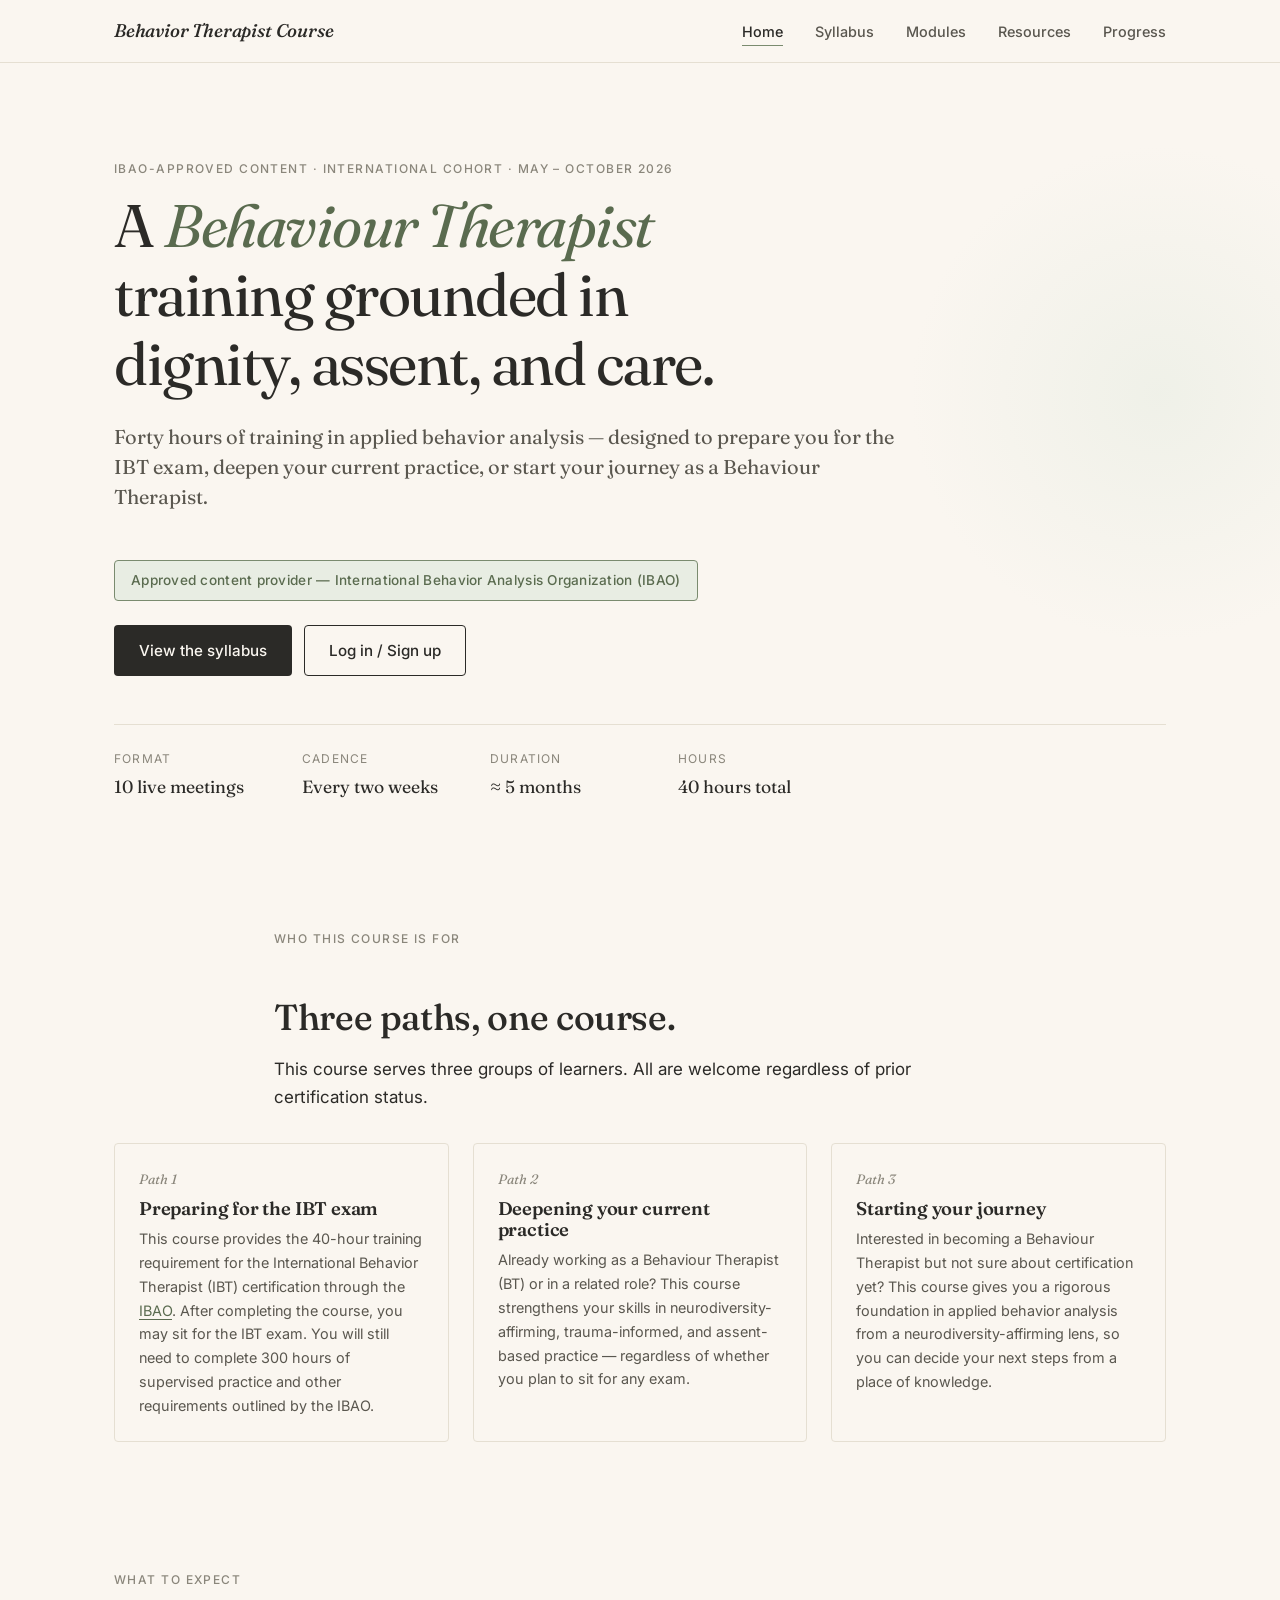
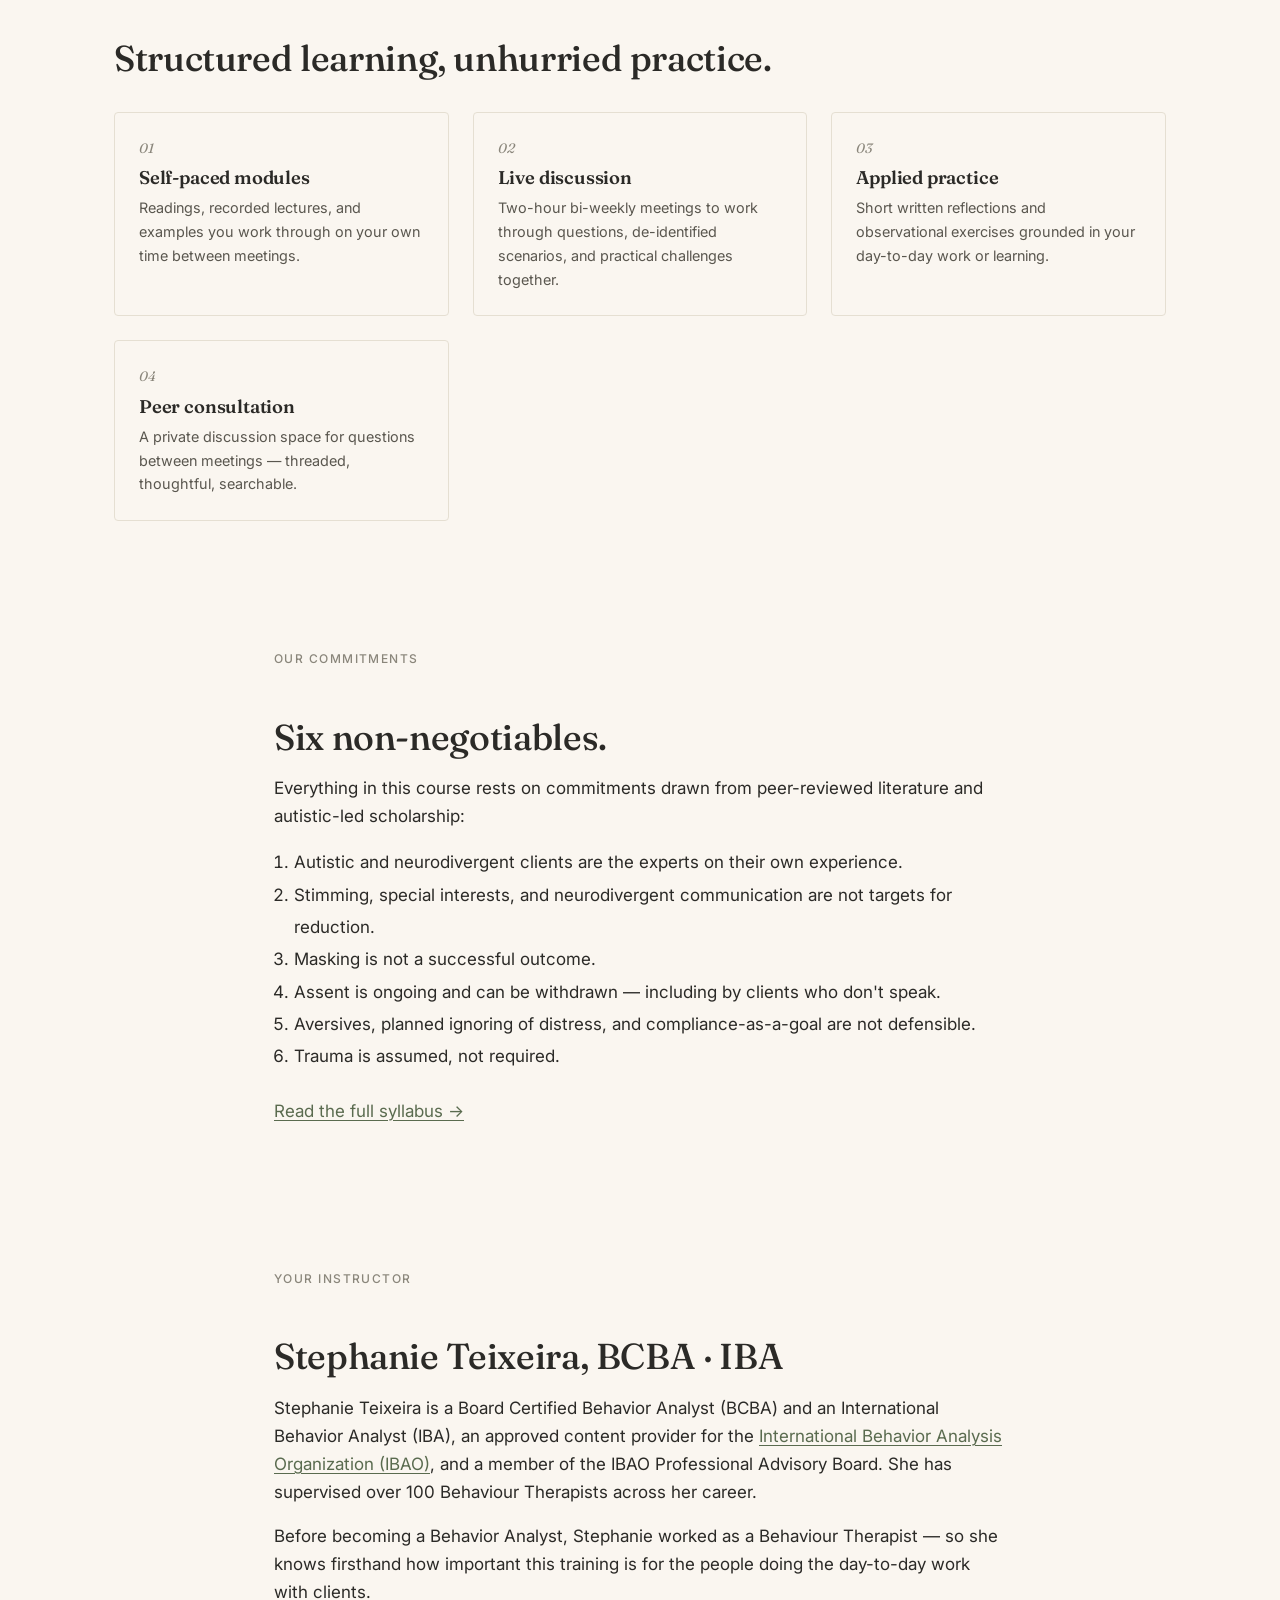
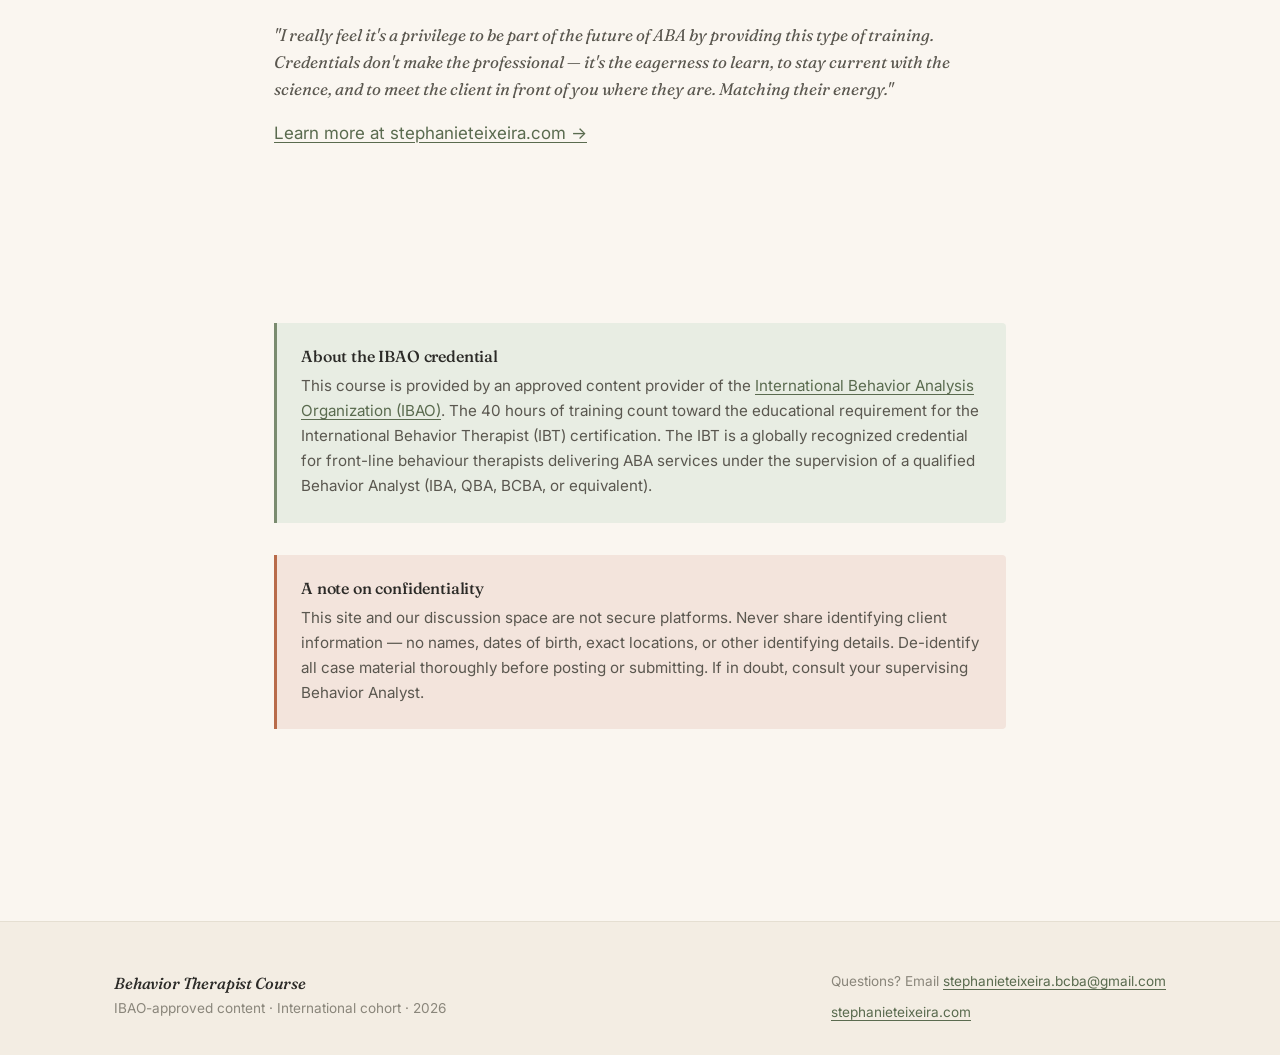
<file: index.html>
<!DOCTYPE html>
<html lang="en">
<head>
  <meta charset="UTF-8">
  <meta name="viewport" content="width=device-width, initial-scale=1.0">
  <title>Behavior Therapist Course 2026</title>
  <meta name="description" content="IBAO-approved 40-hour Behaviour Therapist training — grounded in dignity, assent, and evidence-based practice. Prepares you to sit for the IBT exam.">
  <link rel="stylesheet" href="assets/css/style.css">
  <style>
    .dashboard-greeting { padding: var(--s-7) 0 var(--s-5); }
    .dashboard-section { padding: var(--s-5) 0 var(--s-6); border-top: 1px solid var(--line); }
    .announcement { padding: var(--s-5); background: var(--paper); border: 1px solid var(--line); border-radius: var(--radius); margin-bottom: var(--s-4); }
    .announcement h3 { margin: 0 0 var(--s-2) 0; font-family: var(--font-display); font-size: 1.2rem; }
    .announcement .meta { font-size: 0.8rem; color: var(--ink-muted); margin-bottom: var(--s-3); }
    .announcement .body { white-space: pre-wrap; line-height: 1.7; color: var(--ink-soft); }
    .progress-summary { display: flex; gap: var(--s-6); padding: var(--s-5); background: var(--sage-tint); border-radius: var(--radius); flex-wrap: wrap; margin-top: var(--s-3); }
    .progress-stat { flex: 1; min-width: 150px; }
    .progress-stat .value { font-family: var(--font-display); font-size: 2rem; font-weight: 500; color: var(--sage-dark); line-height: 1; }
    .progress-stat .label { font-size: 0.85rem; color: var(--ink-muted); text-transform: uppercase; letter-spacing: 0.08em; margin-top: var(--s-2); }
    .next-action { padding: var(--s-5); background: var(--paper); border: 1px solid var(--line); border-radius: var(--radius); display: flex; justify-content: space-between; align-items: center; flex-wrap: wrap; gap: var(--s-4); margin-top: var(--s-3); }
    .next-action .info h4 { margin: 0 0 var(--s-1) 0; font-family: var(--font-display); font-size: 1.1rem; }
    .next-action .info p { margin: 0; color: var(--ink-muted); font-size: 0.9rem; }
    .empty-state { color: var(--ink-muted); font-style: italic; padding: var(--s-4) 0; }
    .credential-badge { display: inline-block; padding: 0.5rem 1rem; background: var(--sage-tint); border: 1px solid var(--sage); border-radius: var(--radius); font-size: 0.85rem; font-weight: 500; color: var(--sage-dark); margin-top: var(--s-4); letter-spacing: 0.02em; }
  </style>
</head>
<body>

<header class="site-header">
  <div class="container">
    <a href="index.html" class="brand">Behavior Therapist Course</a>
    <nav>
      <ul class="nav">
        <li><a href="index.html" class="active">Home</a></li>
        <li><a href="syllabus.html">Syllabus</a></li>
        <li><a href="modules/">Modules</a></li>
        <li><a href="resources.html">Resources</a></li>
        <li><a href="grades.html">Progress</a></li>
      </ul>
    </nav>
  </div>
</header>

<main>

  <!-- PUBLIC VIEW -->
  <div id="public-view">
    <section class="hero">
      <div class="container">
        <span class="eyebrow">IBAO-Approved Content · International cohort · May – October 2026</span>
        <h1>A <em>Behaviour Therapist</em> training grounded in dignity, assent, and care.</h1>
        <p class="lead">Forty hours of training in applied behavior analysis — designed to prepare you for the IBT exam, deepen your current practice, or start your journey as a Behaviour Therapist.</p>
        <div class="credential-badge">Approved content provider — International Behavior Analysis Organization (IBAO)</div>

        <div class="btn-group">
          <a href="syllabus.html" class="btn btn-primary">View the syllabus</a>
          <a href="login.html" class="btn btn-secondary">Log in / Sign up</a>
        </div>

        <div class="hero-meta">
          <div>
            <div class="label">Format</div>
            <div class="value">10 live meetings</div>
          </div>
          <div>
            <div class="label">Cadence</div>
            <div class="value">Every two weeks</div>
          </div>
          <div>
            <div class="label">Duration</div>
            <div class="value">≈ 5 months</div>
          </div>
          <div>
            <div class="label">Hours</div>
            <div class="value">40 hours total</div>
          </div>
        </div>
      </div>
    </section>

    <section>
      <div class="container-narrow">
        <span class="eyebrow">Who this course is for</span>
        <h2>Three paths, one course.</h2>
        <p>This course serves three groups of learners. All are welcome regardless of prior certification status.</p>
      </div>
      <div class="container">
        <div class="card-grid">
          <div class="card">
            <div class="card-number">Path 1</div>
            <h3>Preparing for the IBT exam</h3>
            <p>This course provides the 40-hour training requirement for the International Behavior Therapist (IBT) certification through the <a href="https://theibao.com/" target="_blank" rel="noopener">IBAO</a>. After completing the course, you may sit for the IBT exam. You will still need to complete 300 hours of supervised practice and other requirements outlined by the IBAO.</p>
          </div>
          <div class="card">
            <div class="card-number">Path 2</div>
            <h3>Deepening your current practice</h3>
            <p>Already working as a Behaviour Therapist (BT) or in a related role? This course strengthens your skills in neurodiversity-affirming, trauma-informed, and assent-based practice — regardless of whether you plan to sit for any exam.</p>
          </div>
          <div class="card">
            <div class="card-number">Path 3</div>
            <h3>Starting your journey</h3>
            <p>Interested in becoming a Behaviour Therapist but not sure about certification yet? This course gives you a rigorous foundation in applied behavior analysis from a neurodiversity-affirming lens, so you can decide your next steps from a place of knowledge.</p>
          </div>
        </div>
      </div>
    </section>

    <section>
      <div class="container">
        <span class="eyebrow">What to expect</span>
        <h2>Structured learning, unhurried practice.</h2>

        <div class="card-grid">
          <div class="card">
            <div class="card-number">01</div>
            <h3>Self-paced modules</h3>
            <p>Readings, recorded lectures, and examples you work through on your own time between meetings.</p>
          </div>
          <div class="card">
            <div class="card-number">02</div>
            <h3>Live discussion</h3>
            <p>Two-hour bi-weekly meetings to work through questions, de-identified scenarios, and practical challenges together.</p>
          </div>
          <div class="card">
            <div class="card-number">03</div>
            <h3>Applied practice</h3>
            <p>Short written reflections and observational exercises grounded in your day-to-day work or learning.</p>
          </div>
          <div class="card">
            <div class="card-number">04</div>
            <h3>Peer consultation</h3>
            <p>A private discussion space for questions between meetings — threaded, thoughtful, searchable.</p>
          </div>
        </div>
      </div>
    </section>

    <section>
      <div class="container-narrow">
        <span class="eyebrow">Our commitments</span>
        <h2>Six non-negotiables.</h2>
        <p>Everything in this course rests on commitments drawn from peer-reviewed literature and autistic-led scholarship:</p>
        <ol style="padding-left: 1.25rem; line-height: 1.9; margin-top: 1rem;">
          <li>Autistic and neurodivergent clients are the experts on their own experience.</li>
          <li>Stimming, special interests, and neurodivergent communication are not targets for reduction.</li>
          <li>Masking is not a successful outcome.</li>
          <li>Assent is ongoing and can be withdrawn — including by clients who don't speak.</li>
          <li>Aversives, planned ignoring of distress, and compliance-as-a-goal are not defensible.</li>
          <li>Trauma is assumed, not required.</li>
        </ol>
        <p style="margin-top: 1.5rem;"><a href="syllabus.html">Read the full syllabus →</a></p>
      </div>
    </section>

    <section>
      <div class="container-narrow">
        <span class="eyebrow">Your instructor</span>
        <h2>Stephanie Teixeira, BCBA · IBA</h2>
        <p>Stephanie Teixeira is a Board Certified Behavior Analyst (BCBA) and an International Behavior Analyst (IBA), an approved content provider for the <a href="https://theibao.com/" target="_blank" rel="noopener">International Behavior Analysis Organization (IBAO)</a>, and a member of the IBAO Professional Advisory Board. She has supervised over 100 Behaviour Therapists across her career.</p>
        <p>Before becoming a Behavior Analyst, Stephanie worked as a Behaviour Therapist — so she knows firsthand how important this training is for the people doing the day-to-day work with clients.</p>
        <p style="font-family: var(--font-display); font-style: italic; color: var(--ink-soft); margin-top: var(--s-4); font-size: 1.05rem; line-height: 1.6;">"I really feel it's a privilege to be part of the future of ABA by providing this type of training. Credentials don't make the professional — it's the eagerness to learn, to stay current with the science, and to meet the client in front of you where they are. Matching their energy."</p>
        <p style="margin-top: var(--s-4);"><a href="https://www.stephanieteixeira.com" target="_blank" rel="noopener">Learn more at stephanieteixeira.com →</a></p>
      </div>
    </section>

    <section>
      <div class="container-narrow">
        <div class="callout">
          <h4>About the IBAO credential</h4>
          <p>This course is provided by an approved content provider of the <a href="https://theibao.com/" target="_blank" rel="noopener">International Behavior Analysis Organization (IBAO)</a>. The 40 hours of training count toward the educational requirement for the International Behavior Therapist (IBT) certification. The IBT is a globally recognized credential for front-line behaviour therapists delivering ABA services under the supervision of a qualified Behavior Analyst (IBA, QBA, BCBA, or equivalent).</p>
        </div>
        <div class="callout warn" style="margin-top: var(--s-4);">
          <h4>A note on confidentiality</h4>
          <p>This site and our discussion space are not secure platforms. Never share identifying client information — no names, dates of birth, exact locations, or other identifying details. De-identify all case material thoroughly before posting or submitting. If in doubt, consult your supervising Behavior Analyst.</p>
        </div>
      </div>
    </section>
  </div>

  <!-- DASHBOARD VIEW -->
  <div id="dashboard-view" style="display: none;">
    <section class="dashboard-greeting">
      <div class="container-narrow">
        <span class="eyebrow">Your dashboard</span>
        <h1 id="greeting-name">Welcome</h1>
        <p class="lead" id="greeting-subtitle">Here's what's happening in your course.</p>
        <div id="admin-link-row" style="display:none; margin-top: var(--s-3);">
          <a href="admin.html" class="btn btn-secondary">Admin → manage announcements</a>
        </div>
      </div>
    </section>

    <section class="dashboard-section">
      <div class="container-narrow">
        <span class="eyebrow">Your progress</span>
        <h2 style="margin-top:var(--s-2);">Where you stand</h2>
        <div class="progress-summary" id="progress-summary">
          <div class="progress-stat">
            <div class="value" id="submitted-count">—</div>
            <div class="label">Submitted</div>
          </div>
          <div class="progress-stat">
            <div class="value" id="feedback-count">—</div>
            <div class="label">Feedback received</div>
          </div>
          <div class="progress-stat">
            <div class="value" id="open-count">—</div>
            <div class="label">Modules open</div>
          </div>
        </div>
        <p style="margin-top:var(--s-4);"><a href="grades.html">See full progress →</a></p>
      </div>
    </section>

    <section class="dashboard-section">
      <div class="container-narrow">
        <span class="eyebrow">Next up</span>
        <h2 style="margin-top:var(--s-2);">Your next assignment</h2>
        <div id="next-action-container">
          <div class="empty-state">Loading…</div>
        </div>
      </div>
    </section>

    <section class="dashboard-section">
      <div class="container-narrow">
        <span class="eyebrow">Meetings</span>
        <h2 style="margin-top:var(--s-2);">Upcoming meetings</h2>
        <p style="color: var(--ink-soft); margin-bottom: var(--s-4);">All meetings are bi-weekly, two hours each.</p>
        <div id="meeting-calendar">
          <table class="schedule" style="margin-top: 0;">
            <thead>
              <tr>
                <th>Meeting</th>
                <th>Date</th>
                <th>Topic</th>
                <th>Link</th>
              </tr>
            </thead>
            <tbody>
              <tr>
                <td style="font-family:var(--font-display); font-style:italic; color:var(--sage-dark);">01</td>
                <td>TBD — Early May</td>
                <td>Foundations: the neurodiversity paradigm</td>
                <td><a href="#" class="btn btn-primary btn-small" style="padding:0.3rem 0.7rem; font-size:0.8rem; opacity:0.5; pointer-events:none;">Link coming</a></td>
              </tr>
              <tr>
                <td style="font-family:var(--font-display); font-style:italic; color:var(--sage-dark);">02</td>
                <td>TBD — Late May</td>
                <td>Scope of practice &amp; ethics</td>
                <td><a href="#" class="btn btn-primary btn-small" style="padding:0.3rem 0.7rem; font-size:0.8rem; opacity:0.5; pointer-events:none;">Link coming</a></td>
              </tr>
              <tr>
                <td style="font-family:var(--font-display); font-style:italic; color:var(--sage-dark);">03</td>
                <td>TBD — Mid June</td>
                <td>Behavior as communication</td>
                <td><a href="#" class="btn btn-primary btn-small" style="padding:0.3rem 0.7rem; font-size:0.8rem; opacity:0.5; pointer-events:none;">Link coming</a></td>
              </tr>
              <tr>
                <td style="font-family:var(--font-display); font-style:italic; color:var(--sage-dark);">04</td>
                <td>TBD — Early July</td>
                <td>Assent, consent &amp; the right to say no</td>
                <td><a href="#" class="btn btn-primary btn-small" style="padding:0.3rem 0.7rem; font-size:0.8rem; opacity:0.5; pointer-events:none;">Link coming</a></td>
              </tr>
              <tr>
                <td style="font-family:var(--font-display); font-style:italic; color:var(--sage-dark);">05</td>
                <td>TBD — Late July</td>
                <td>Trauma-informed &amp; trauma-assumed practice</td>
                <td><a href="#" class="btn btn-primary btn-small" style="padding:0.3rem 0.7rem; font-size:0.8rem; opacity:0.5; pointer-events:none;">Link coming</a></td>
              </tr>
              <tr>
                <td style="font-family:var(--font-display); font-style:italic; color:var(--sage-dark);">06</td>
                <td>TBD — Mid August</td>
                <td>Reinforcement &amp; skill-building</td>
                <td><a href="#" class="btn btn-primary btn-small" style="padding:0.3rem 0.7rem; font-size:0.8rem; opacity:0.5; pointer-events:none;">Link coming</a></td>
              </tr>
              <tr>
                <td style="font-family:var(--font-display); font-style:italic; color:var(--sage-dark);">07</td>
                <td>TBD — Early September</td>
                <td>Communication &amp; AAC</td>
                <td><a href="#" class="btn btn-primary btn-small" style="padding:0.3rem 0.7rem; font-size:0.8rem; opacity:0.5; pointer-events:none;">Link coming</a></td>
              </tr>
              <tr>
                <td style="font-family:var(--font-display); font-style:italic; color:var(--sage-dark);">08</td>
                <td>TBD — Late September</td>
                <td>Sensory needs, stimming &amp; regulation</td>
                <td><a href="#" class="btn btn-primary btn-small" style="padding:0.3rem 0.7rem; font-size:0.8rem; opacity:0.5; pointer-events:none;">Link coming</a></td>
              </tr>
              <tr>
                <td style="font-family:var(--font-display); font-style:italic; color:var(--sage-dark);">09</td>
                <td>TBD — Mid October</td>
                <td>Data, documentation &amp; social validity</td>
                <td><a href="#" class="btn btn-primary btn-small" style="padding:0.3rem 0.7rem; font-size:0.8rem; opacity:0.5; pointer-events:none;">Link coming</a></td>
              </tr>
              <tr>
                <td style="font-family:var(--font-display); font-style:italic; color:var(--sage-dark);">10</td>
                <td>TBD — Late October</td>
                <td>Integration: the affirming BT</td>
                <td><a href="#" class="btn btn-primary btn-small" style="padding:0.3rem 0.7rem; font-size:0.8rem; opacity:0.5; pointer-events:none;">Link coming</a></td>
              </tr>
            </tbody>
          </table>
        </div>
        <p style="margin-top: var(--s-4); font-size: 0.85rem; color: var(--ink-muted);">Dates and meeting links will be updated as they're confirmed. You'll also receive an email before each meeting.</p>
      </div>
    </section>

    <section class="dashboard-section">
      <div class="container-narrow">
        <span class="eyebrow">From your instructor</span>
        <h2 style="margin-top:var(--s-2);">Announcements</h2>
        <div id="announcements-container">
          <div class="empty-state">Loading…</div>
        </div>
      </div>
    </section>
  </div>

</main>

<footer class="site-footer">
  <div class="container">
    <div>
      <div class="brand">Behavior Therapist Course</div>
      <p>IBAO-approved content · International cohort · 2026</p>
    </div>
    <div>
      <p>Questions? Email <a href="mailto:stephanieteixeira.bcba@gmail.com">stephanieteixeira.bcba@gmail.com</a></p>
      <p style="margin-top: var(--s-2);"><a href="https://www.stephanieteixeira.com" target="_blank" rel="noopener">stephanieteixeira.com</a></p>
    </div>
  </div>
</footer>

<script src="assets/js/supabase-config.js"></script>
<script type="module">
  import { supabase, getUser, getProfile, updateNavAuth, escapeHtml } from './assets/js/auth.js';

  updateNavAuth('');

  const user = await getUser();

  if (user) {
    document.getElementById('public-view').style.display = 'none';
    document.getElementById('dashboard-view').style.display = 'block';

    const profile = await getProfile();
    const firstName = profile?.full_name?.split(' ')[0] || 'there';
    document.getElementById('greeting-name').textContent = `Welcome back, ${firstName}.`;

    if (profile?.role === 'admin') {
      document.getElementById('admin-link-row').style.display = 'block';
    }

    const [
      { data: assignments },
      { data: submissions },
      { data: announcements }
    ] = await Promise.all([
      supabase.from('assignments').select('*').order('module_number'),
      supabase.from('submissions').select('*').eq('user_id', user.id),
      supabase.from('announcements').select('*').order('created_at', { ascending: false }).limit(5)
    ]);

    const submitted = submissions?.length || 0;
    const withFeedback = (submissions || []).filter(s => s.feedback).length;
    const openModules = (assignments || []).filter(a => a.open).length;

    document.getElementById('submitted-count').textContent = `${submitted}/${(assignments || []).length}`;
    document.getElementById('feedback-count').textContent = withFeedback;
    document.getElementById('open-count').textContent = openModules;

    const submittedIds = new Set((submissions || []).map(s => s.assignment_id));
    const nextAssignment = (assignments || []).find(a => a.open && !submittedIds.has(a.id));
    const nextActionEl = document.getElementById('next-action-container');

    if (nextAssignment) {
      const moduleNum = String(nextAssignment.module_number).padStart(2, '0');
      nextActionEl.innerHTML = `
        <div class="next-action">
          <div class="info">
            <h4>Module ${moduleNum} — ${escapeHtml(nextAssignment.title)}</h4>
            <p>Due ${escapeHtml(nextAssignment.due_description || '')}</p>
          </div>
          <a href="modules/module-${moduleNum}.html" class="btn btn-primary">Go to module →</a>
        </div>
      `;
    } else if (submitted === (assignments || []).length && submitted > 0) {
      nextActionEl.innerHTML = '<div class="empty-state">You\'ve submitted everything currently open. Nicely done.</div>';
    } else {
      nextActionEl.innerHTML = '<div class="empty-state">No modules open yet. You\'ll see your next assignment here once your instructor opens one.</div>';
    }

    const announcementsEl = document.getElementById('announcements-container');
    const visibleAnnouncements = (announcements || []).filter(a =>
      a.published || profile?.role === 'admin'
    );

    if (visibleAnnouncements.length === 0) {
      announcementsEl.innerHTML = '<div class="empty-state">No announcements yet.</div>';
    } else {
      announcementsEl.innerHTML = visibleAnnouncements.map(a => {
        const dateStr = new Date(a.created_at).toLocaleDateString(undefined, {
          year: 'numeric', month: 'short', day: 'numeric'
        });
        const draftBadge = !a.published
          ? ' <span style="color:var(--terracotta); font-size:0.75rem; text-transform:uppercase; letter-spacing:0.08em; margin-left:0.5rem;">Draft</span>'
          : '';
        return `
          <div class="announcement">
            <h3>${escapeHtml(a.title)}${draftBadge}</h3>
            <div class="meta">${dateStr}</div>
            <div class="body">${escapeHtml(a.body)}</div>
          </div>
        `;
      }).join('');
    }

  } // end if(user)
</script>

</body>
</html>
</file>
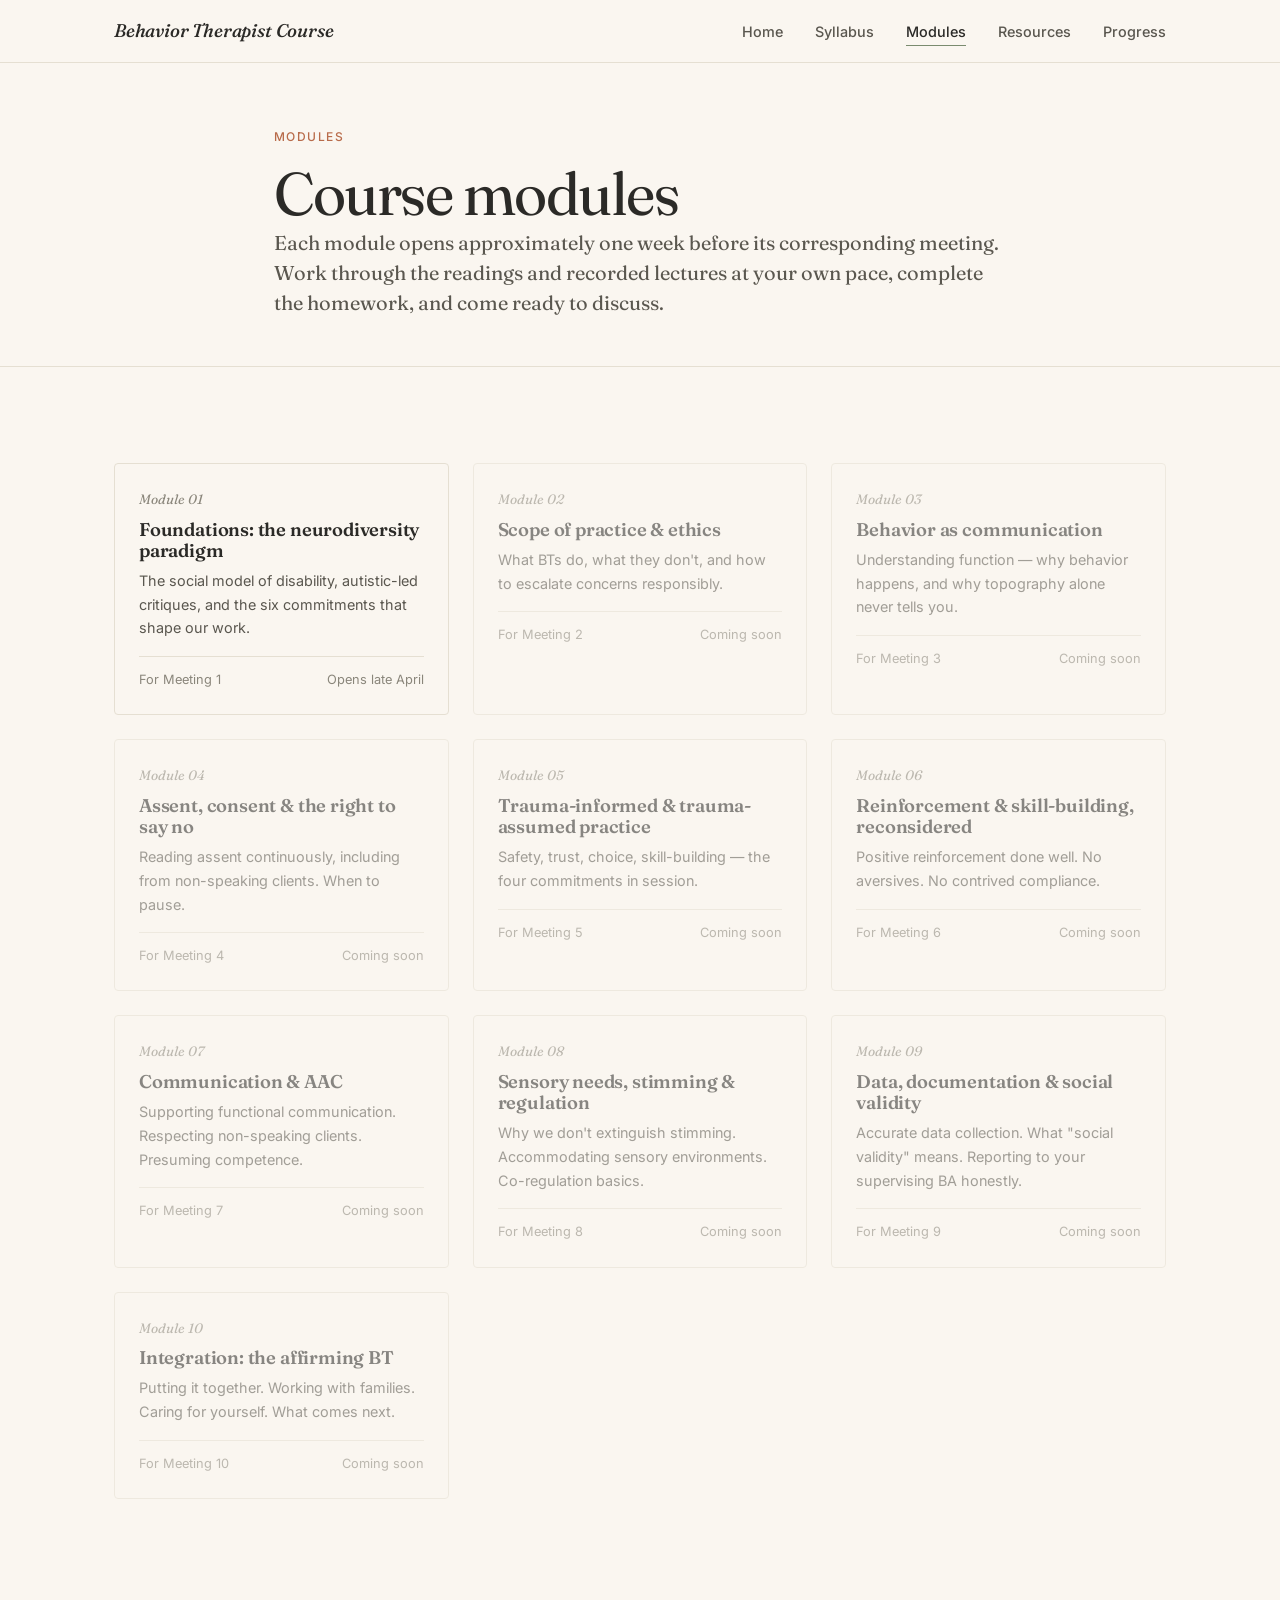
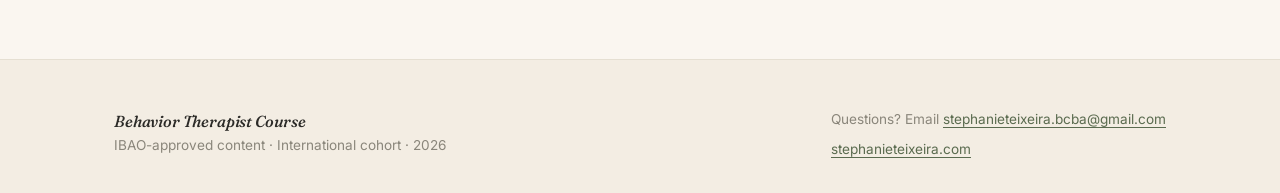
<file: modules/index.html>
<!DOCTYPE html>
<html lang="en">
<head>
  <meta charset="UTF-8">
  <meta name="viewport" content="width=device-width, initial-scale=1.0">
  <title>Modules — Behavior Therapist Course</title>
  <link rel="stylesheet" href="../assets/css/style.css">
</head>
<body>

<header class="site-header">
  <div class="container">
    <a href="../index.html" class="brand">Behavior Therapist Course</a>
    <nav>
      <ul class="nav">
        <li><a href="../index.html">Home</a></li>
        <li><a href="../syllabus.html">Syllabus</a></li>
        <li><a href="../modules/" class="active">Modules</a></li>
        <li><a href="../resources.html">Resources</a></li>
        <li><a href="../grades.html">Progress</a></li>
      </ul>
    </nav>
  </div>
</header>

<main>

  <section class="module-header">
    <div class="container-narrow">
      <span class="eyebrow">Modules</span>
      <h1>Course modules</h1>
      <p class="lead">Each module opens approximately one week before its corresponding meeting. Work through the readings and recorded lectures at your own pace, complete the homework, and come ready to discuss.</p>
    </div>
  </section>

  <section>
    <div class="container">
      <div class="card-grid">

        <a href="module-01.html" class="card">
          <div class="card-number">Module 01</div>
          <h3>Foundations: the neurodiversity paradigm</h3>
          <p>The social model of disability, autistic-led critiques, and the six commitments that shape our work.</p>
          <div class="meta"><span>For Meeting 1</span><span>Opens late April</span></div>
        </a>

        <div class="card" style="opacity:0.55;">
          <div class="card-number">Module 02</div>
          <h3>Scope of practice &amp; ethics</h3>
          <p>What BTs do, what they don't, and how to escalate concerns responsibly.</p>
          <div class="meta"><span>For Meeting 2</span><span>Coming soon</span></div>
        </div>

        <div class="card" style="opacity:0.55;">
          <div class="card-number">Module 03</div>
          <h3>Behavior as communication</h3>
          <p>Understanding function — why behavior happens, and why topography alone never tells you.</p>
          <div class="meta"><span>For Meeting 3</span><span>Coming soon</span></div>
        </div>

        <div class="card" style="opacity:0.55;">
          <div class="card-number">Module 04</div>
          <h3>Assent, consent &amp; the right to say no</h3>
          <p>Reading assent continuously, including from non-speaking clients. When to pause.</p>
          <div class="meta"><span>For Meeting 4</span><span>Coming soon</span></div>
        </div>

        <div class="card" style="opacity:0.55;">
          <div class="card-number">Module 05</div>
          <h3>Trauma-informed &amp; trauma-assumed practice</h3>
          <p>Safety, trust, choice, skill-building — the four commitments in session.</p>
          <div class="meta"><span>For Meeting 5</span><span>Coming soon</span></div>
        </div>

        <div class="card" style="opacity:0.55;">
          <div class="card-number">Module 06</div>
          <h3>Reinforcement &amp; skill-building, reconsidered</h3>
          <p>Positive reinforcement done well. No aversives. No contrived compliance.</p>
          <div class="meta"><span>For Meeting 6</span><span>Coming soon</span></div>
        </div>

        <div class="card" style="opacity:0.55;">
          <div class="card-number">Module 07</div>
          <h3>Communication &amp; AAC</h3>
          <p>Supporting functional communication. Respecting non-speaking clients. Presuming competence.</p>
          <div class="meta"><span>For Meeting 7</span><span>Coming soon</span></div>
        </div>

        <div class="card" style="opacity:0.55;">
          <div class="card-number">Module 08</div>
          <h3>Sensory needs, stimming &amp; regulation</h3>
          <p>Why we don't extinguish stimming. Accommodating sensory environments. Co-regulation basics.</p>
          <div class="meta"><span>For Meeting 8</span><span>Coming soon</span></div>
        </div>

        <div class="card" style="opacity:0.55;">
          <div class="card-number">Module 09</div>
          <h3>Data, documentation &amp; social validity</h3>
          <p>Accurate data collection. What "social validity" means. Reporting to your supervising BA honestly.</p>
          <div class="meta"><span>For Meeting 9</span><span>Coming soon</span></div>
        </div>

        <div class="card" style="opacity:0.55;">
          <div class="card-number">Module 10</div>
          <h3>Integration: the affirming BT</h3>
          <p>Putting it together. Working with families. Caring for yourself. What comes next.</p>
          <div class="meta"><span>For Meeting 10</span><span>Coming soon</span></div>
        </div>

      </div>
    </div>
  </section>

</main>

<footer class="site-footer">
  <div class="container">
    <div>
      <div class="brand">Behavior Therapist Course</div>
      <p>IBAO-approved content · International cohort · 2026</p>
    </div>
    <div>
      <p>Questions? Email <a href="mailto:stephanieteixeira.bcba@gmail.com">stephanieteixeira.bcba@gmail.com</a></p>
      <p style="margin-top: var(--s-2);"><a href="https://www.stephanieteixeira.com" target="_blank" rel="noopener">stephanieteixeira.com</a></p>
    </div>
  </div>
</footer>

<script src="../assets/js/supabase-config.js"></script>
<script type="module">
  import { requireAuth, updateNavAuth } from '../assets/js/auth.js';
  const user = await requireAuth('../');
  if (user) updateNavAuth('../');
</script>

</body>
</html>
</file>
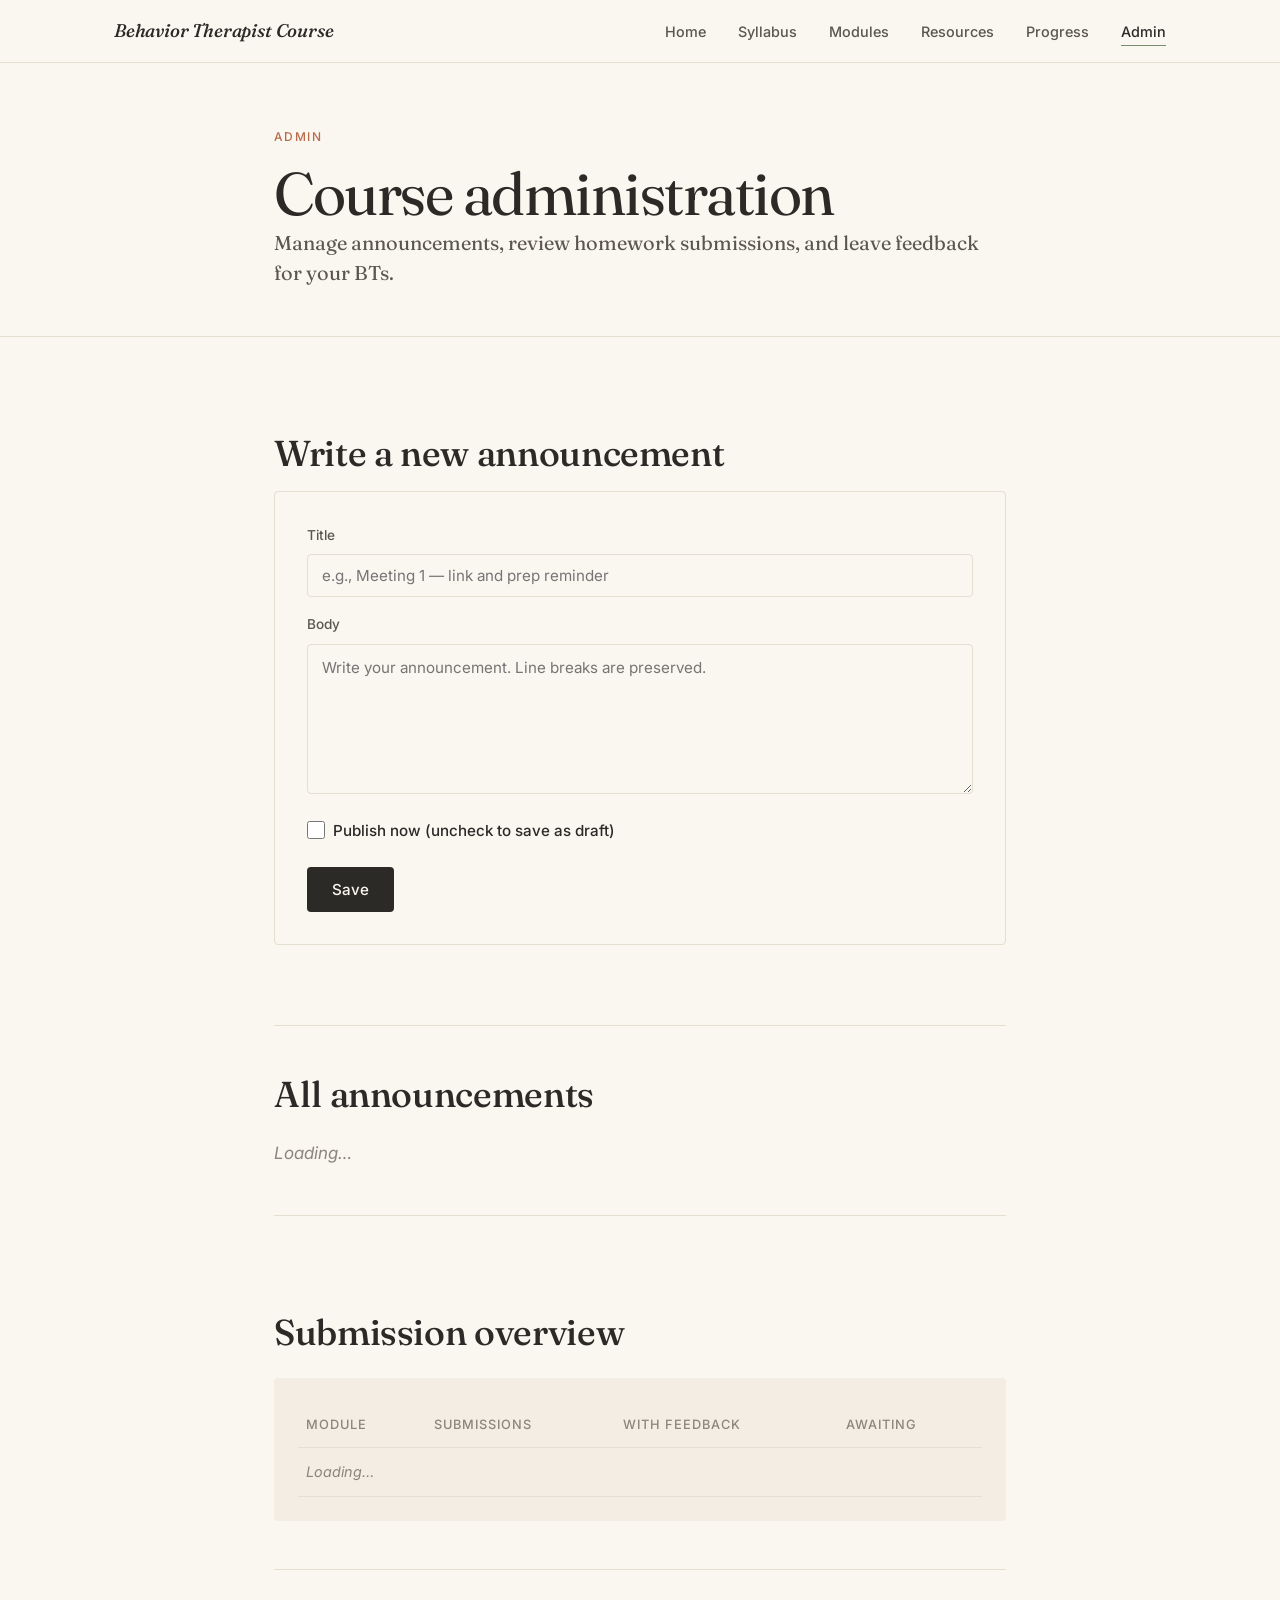
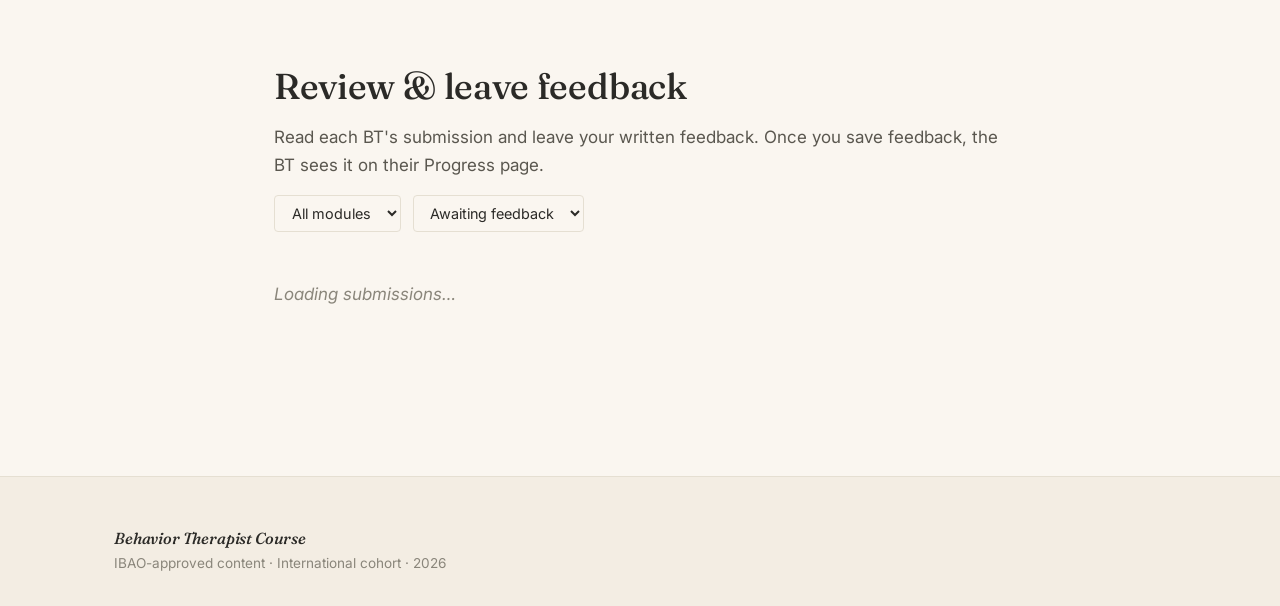
<file: admin.html>
<!DOCTYPE html>
<html lang="en">
<head>
  <meta charset="UTF-8">
  <meta name="viewport" content="width=device-width, initial-scale=1.0">
  <title>Admin — Behavior Therapist Course</title>
  <link rel="stylesheet" href="assets/css/style.css">
  <style>
    .admin-toolbar { display: flex; justify-content: space-between; align-items: center; margin-bottom: var(--s-5); flex-wrap: wrap; gap: var(--s-3); }
    .announcement-list { display: flex; flex-direction: column; gap: var(--s-4); }
    .announcement-row { padding: var(--s-5); background: var(--paper); border: 1px solid var(--line); border-radius: var(--radius); }
    .announcement-row.draft { border-left: 3px solid var(--terracotta); }
    .announcement-row.published { border-left: 3px solid var(--sage); }
    .announcement-row h3 { margin: 0 0 var(--s-2) 0; font-family: var(--font-display); font-size: 1.15rem; }
    .announcement-row .meta { font-size: 0.8rem; color: var(--ink-muted); margin-bottom: var(--s-3); }
    .announcement-row .body { white-space: pre-wrap; line-height: 1.65; color: var(--ink-soft); margin-bottom: var(--s-4); font-size: 0.95rem; }
    .announcement-actions { display: flex; gap: var(--s-2); flex-wrap: wrap; }
    .btn-small { padding: 0.4rem 0.9rem; font-size: 0.85rem; }
    .btn-danger { background: transparent; color: var(--terracotta); border: 1px solid var(--terracotta); }
    .btn-danger:hover { background: var(--terracotta); color: var(--paper); }
    .editor-card { padding: var(--s-6); background: var(--paper); border: 1px solid var(--line); border-radius: var(--radius); margin-bottom: var(--s-6); }
    .editor-card label { display: block; font-size: 0.85rem; font-weight: 500; color: var(--ink-soft); margin-bottom: var(--s-2); margin-top: var(--s-4); }
    .editor-card label:first-of-type { margin-top: 0; }
    .editor-card input[type="text"], .editor-card textarea { width: 100%; padding: 0.7rem 0.9rem; font-family: var(--font-body); font-size: 0.95rem; color: var(--ink); background: var(--paper); border: 1px solid var(--line); border-radius: var(--radius); }
    .editor-card textarea { min-height: 150px; line-height: 1.6; resize: vertical; }
    .editor-card input:focus, .editor-card textarea:focus { outline: none; border-color: var(--sage); }
    .editor-card .checkbox-row { display: flex; align-items: center; gap: var(--s-2); margin-top: var(--s-4); }
    .editor-card .checkbox-row input[type="checkbox"] { width: 18px; height: 18px; }
    .editor-card .button-row { display: flex; gap: var(--s-3); margin-top: var(--s-5); flex-wrap: wrap; }
    .admin-status { margin-top: var(--s-3); padding: var(--s-3) var(--s-4); border-radius: var(--radius); font-size: 0.9rem; display: none; }
    .admin-status.error { display: block; background: var(--terracotta-tint); color: #7a3a22; border-left: 3px solid var(--terracotta); }
    .admin-status.success { display: block; background: var(--sage-tint); color: var(--sage-dark); border-left: 3px solid var(--sage); }
    .submissions-summary { background: var(--paper-tint); border-radius: var(--radius); padding: var(--s-5); margin-top: var(--s-5); }
    .submissions-summary table { width: 100%; border-collapse: collapse; font-size: 0.9rem; }
    .submissions-summary th, .submissions-summary td { text-align: left; padding: var(--s-3) var(--s-2); border-bottom: 1px solid var(--line); }
    .submissions-summary th { font-weight: 500; color: var(--ink-muted); font-size: 0.8rem; text-transform: uppercase; letter-spacing: 0.08em; }

    /* Feedback review styles */
    .filter-bar { display: flex; gap: var(--s-3); flex-wrap: wrap; margin-bottom: var(--s-5); }
    .filter-bar select { padding: 0.5rem 0.8rem; font-family: var(--font-body); font-size: 0.9rem; border: 1px solid var(--line); border-radius: var(--radius); background: var(--paper); color: var(--ink); }
    .filter-bar select:focus { outline: none; border-color: var(--sage); }
    .submission-card { padding: var(--s-5); background: var(--paper); border: 1px solid var(--line); border-radius: var(--radius); margin-bottom: var(--s-4); }
    .submission-card.needs-feedback { border-left: 3px solid var(--terracotta); }
    .submission-card.has-feedback { border-left: 3px solid var(--sage); }
    .submission-card .sub-header { display: flex; justify-content: space-between; align-items: flex-start; flex-wrap: wrap; gap: var(--s-2); margin-bottom: var(--s-3); }
    .submission-card .sub-header h3 { margin: 0; font-family: var(--font-display); font-size: 1.1rem; }
    .submission-card .sub-meta { font-size: 0.8rem; color: var(--ink-muted); }
    .submission-card .sub-text { white-space: pre-wrap; line-height: 1.65; color: var(--ink-soft); font-size: 0.95rem; padding: var(--s-4); background: var(--paper-tint); border-radius: var(--radius); margin: var(--s-3) 0; max-height: 300px; overflow-y: auto; }
    .submission-card .existing-feedback { padding: var(--s-4); background: var(--sage-tint); border-radius: var(--radius); margin: var(--s-3) 0; }
    .submission-card .existing-feedback .fb-label { font-size: 0.75rem; text-transform: uppercase; letter-spacing: 0.1em; color: var(--ink-muted); margin-bottom: var(--s-2); }
    .submission-card .existing-feedback .fb-text { white-space: pre-wrap; line-height: 1.6; font-size: 0.95rem; }
    .submission-card textarea { width: 100%; min-height: 120px; padding: 0.75rem; font-family: var(--font-body); font-size: 0.95rem; line-height: 1.6; border: 1px solid var(--line); border-radius: var(--radius); resize: vertical; margin-top: var(--s-3); }
    .submission-card textarea:focus { outline: none; border-color: var(--sage); }
    .feedback-status { font-size: 0.85rem; margin-top: var(--s-2); }
    .badge { display: inline-block; padding: 0.2rem 0.6rem; font-size: 0.75rem; font-weight: 500; border-radius: var(--radius); letter-spacing: 0.05em; text-transform: uppercase; }
    .badge-awaiting { background: var(--terracotta-tint); color: var(--terracotta); }
    .badge-done { background: var(--sage-tint); color: var(--sage-dark); }
    .empty-feedback { color: var(--ink-muted); font-style: italic; padding: var(--s-5) 0; }
  </style>
</head>
<body>

<header class="site-header">
  <div class="container">
    <a href="index.html" class="brand">Behavior Therapist Course</a>
    <nav>
      <ul class="nav">
        <li><a href="index.html">Home</a></li>
        <li><a href="syllabus.html">Syllabus</a></li>
        <li><a href="modules/">Modules</a></li>
        <li><a href="resources.html">Resources</a></li>
        <li><a href="grades.html">Progress</a></li>
        <li><a href="admin.html" class="active">Admin</a></li>
      </ul>
    </nav>
  </div>
</header>

<main>

  <section class="module-header">
    <div class="container-narrow">
      <span class="eyebrow">Admin</span>
      <h1>Course administration</h1>
      <p class="lead">Manage announcements, review homework submissions, and leave feedback for your BTs.</p>
    </div>
  </section>

  <div class="container-narrow">

    <!-- ANNOUNCEMENTS EDITOR -->
    <div class="module-section">
      <h2 id="editor-title">Write a new announcement</h2>
      <div class="editor-card">
        <form id="announcement-form">
          <input type="hidden" id="announcement-id" value="">
          <label for="announcement-title-input">Title</label>
          <input type="text" id="announcement-title-input" required placeholder="e.g., Meeting 1 — link and prep reminder">
          <label for="announcement-body-input">Body</label>
          <textarea id="announcement-body-input" required placeholder="Write your announcement. Line breaks are preserved."></textarea>
          <div class="checkbox-row">
            <input type="checkbox" id="announcement-publish">
            <label for="announcement-publish" style="margin: 0; font-size: 0.95rem; color: var(--ink);">Publish now (uncheck to save as draft)</label>
          </div>
          <div class="button-row">
            <button type="submit" class="btn btn-primary">Save</button>
            <button type="button" id="cancel-edit-btn" class="btn btn-secondary" style="display:none;">Cancel edit</button>
          </div>
          <div class="admin-status" id="admin-status"></div>
        </form>
      </div>
    </div>

    <!-- ANNOUNCEMENTS LIST -->
    <div class="module-section">
      <div class="admin-toolbar">
        <h2 style="margin: 0;">All announcements</h2>
      </div>
      <div id="announcement-list" class="announcement-list">
        <div style="color:var(--ink-muted); font-style:italic;">Loading…</div>
      </div>
    </div>

    <!-- SUBMISSION OVERVIEW TABLE -->
    <div class="module-section">
      <h2>Submission overview</h2>
      <div class="submissions-summary">
        <table id="submissions-table">
          <thead>
            <tr><th>Module</th><th>Submissions</th><th>With feedback</th><th>Awaiting</th></tr>
          </thead>
          <tbody>
            <tr><td colspan="4" style="color:var(--ink-muted); font-style:italic;">Loading…</td></tr>
          </tbody>
        </table>
      </div>
    </div>

    <!-- FEEDBACK REVIEW — THE NEW SECTION -->
    <div class="module-section">
      <h2>Review &amp; leave feedback</h2>
      <p style="color: var(--ink-soft);">Read each BT's submission and leave your written feedback. Once you save feedback, the BT sees it on their Progress page.</p>

      <div class="filter-bar">
        <select id="filter-module">
          <option value="all">All modules</option>
        </select>
        <select id="filter-status">
          <option value="all">All submissions</option>
          <option value="awaiting" selected>Awaiting feedback</option>
          <option value="done">Feedback given</option>
        </select>
      </div>

      <div id="feedback-list">
        <div class="empty-feedback">Loading submissions…</div>
      </div>
    </div>

  </div>

</main>

<footer class="site-footer">
  <div class="container">
    <div>
      <div class="brand">Behavior Therapist Course</div>
      <p>IBAO-approved content · International cohort · 2026</p>
    </div>
  </div>
</footer>

<script src="assets/js/supabase-config.js"></script>
<script type="module">
  import { supabase, requireAuth, getProfile, updateNavAuth, escapeHtml } from './assets/js/auth.js';

  const user = await requireAuth('');
  if (!user) throw new Error('not authed');
  updateNavAuth('');

  const profile = await getProfile();
  if (profile?.role !== 'admin') {
    alert('You need to be an admin to access this page.');
    window.location.href = 'index.html';
    throw new Error('not admin');
  }

  // =====================================================================
  // ANNOUNCEMENTS (same as before)
  // =====================================================================
  const form = document.getElementById('announcement-form');
  const idInput = document.getElementById('announcement-id');
  const titleInput = document.getElementById('announcement-title-input');
  const bodyInput = document.getElementById('announcement-body-input');
  const publishCheckbox = document.getElementById('announcement-publish');
  const statusEl = document.getElementById('admin-status');
  const editorTitle = document.getElementById('editor-title');
  const cancelBtn = document.getElementById('cancel-edit-btn');
  const listEl = document.getElementById('announcement-list');

  function resetForm() {
    idInput.value = '';
    titleInput.value = '';
    bodyInput.value = '';
    publishCheckbox.checked = false;
    editorTitle.textContent = 'Write a new announcement';
    cancelBtn.style.display = 'none';
  }

  function showStatus(el, msg, type) {
    el.className = 'admin-status ' + type;
    el.textContent = msg;
    if (type === 'success') setTimeout(() => { el.className = 'admin-status'; }, 3000);
  }

  form.addEventListener('submit', async (e) => {
    e.preventDefault();
    const id = idInput.value;
    const payload = { title: titleInput.value.trim(), body: bodyInput.value.trim(), published: publishCheckbox.checked };
    let error;
    if (id) {
      ({ error } = await supabase.from('announcements').update(payload).eq('id', id));
    } else {
      payload.created_by = user.id;
      ({ error } = await supabase.from('announcements').insert(payload));
    }
    if (error) { showStatus(statusEl, 'Error: ' + error.message, 'error'); return; }
    showStatus(statusEl, id ? 'Updated.' : 'Saved.', 'success');
    resetForm();
    await loadAnnouncements();
  });

  cancelBtn.addEventListener('click', () => { resetForm(); window.scrollTo({ top: 0, behavior: 'smooth' }); });

  async function loadAnnouncements() {
    const { data, error } = await supabase.from('announcements').select('*').order('created_at', { ascending: false });
    if (error) { listEl.innerHTML = `<div style="color:var(--terracotta);">Error: ${escapeHtml(error.message)}</div>`; return; }
    if (!data || data.length === 0) { listEl.innerHTML = '<div style="color:var(--ink-muted); font-style:italic;">No announcements yet.</div>'; return; }
    listEl.innerHTML = data.map(a => {
      const dateStr = new Date(a.created_at).toLocaleDateString(undefined, { year: 'numeric', month: 'short', day: 'numeric' });
      const status = a.published ? '<span style="color:var(--sage-dark);">Published</span>' : '<span style="color:var(--terracotta);">Draft</span>';
      return `<div class="announcement-row ${a.published ? 'published' : 'draft'}">
        <h3>${escapeHtml(a.title)}</h3>
        <div class="meta">${status} · ${dateStr}</div>
        <div class="body">${escapeHtml(a.body)}</div>
        <div class="announcement-actions">
          <button class="btn btn-secondary btn-small" data-action="edit" data-id="${a.id}">Edit</button>
          ${a.published ? `<button class="btn btn-secondary btn-small" data-action="unpublish" data-id="${a.id}">Unpublish</button>` : `<button class="btn btn-primary btn-small" data-action="publish" data-id="${a.id}">Publish</button>`}
          <button class="btn btn-danger btn-small" data-action="delete" data-id="${a.id}">Delete</button>
        </div></div>`;
    }).join('');
    listEl.querySelectorAll('button[data-action]').forEach(btn => {
      btn.addEventListener('click', () => handleAnnouncementAction(btn.dataset.action, btn.dataset.id, data));
    });
  }

  async function handleAnnouncementAction(action, id, all) {
    const item = all.find(a => a.id === id);
    if (!item) return;
    if (action === 'edit') {
      idInput.value = item.id; titleInput.value = item.title; bodyInput.value = item.body;
      publishCheckbox.checked = item.published; editorTitle.textContent = 'Edit announcement';
      cancelBtn.style.display = 'inline-block'; window.scrollTo({ top: 0, behavior: 'smooth' }); return;
    }
    if (action === 'publish' || action === 'unpublish') {
      const { error } = await supabase.from('announcements').update({ published: action === 'publish' }).eq('id', id);
      if (error) { showStatus(statusEl, 'Error: ' + error.message, 'error'); return; }
      showStatus(statusEl, action === 'publish' ? 'Published.' : 'Moved to draft.', 'success');
      await loadAnnouncements(); return;
    }
    if (action === 'delete') {
      if (!confirm('Delete this announcement?')) return;
      const { error } = await supabase.from('announcements').delete().eq('id', id);
      if (error) { showStatus(statusEl, 'Error: ' + error.message, 'error'); return; }
      showStatus(statusEl, 'Deleted.', 'success'); await loadAnnouncements();
    }
  }

  // =====================================================================
  // SUBMISSIONS OVERVIEW TABLE
  // =====================================================================
  let allAssignments = [];
  let allSubmissions = [];
  let allProfiles = [];

  async function loadAllData() {
    const [a, s, p] = await Promise.all([
      supabase.from('assignments').select('*').order('module_number'),
      supabase.from('submissions').select('*'),
      supabase.from('profiles').select('*')
    ]);
    allAssignments = a.data || [];
    allSubmissions = s.data || [];
    allProfiles = p.data || [];
  }

  function profileName(userId) {
    const p = allProfiles.find(pr => pr.id === userId);
    return p?.full_name || p?.email || 'Unknown';
  }

  async function loadSubmissionsSummary() {
    const tbody = document.querySelector('#submissions-table tbody');
    if (allAssignments.length === 0) { tbody.innerHTML = '<tr><td colspan="4">No assignments.</td></tr>'; return; }
    tbody.innerHTML = allAssignments.map(a => {
      const subs = allSubmissions.filter(s => s.assignment_id === a.id);
      const withFb = subs.filter(s => s.feedback).length;
      const awaiting = subs.length - withFb;
      return `<tr>
        <td>Module ${String(a.module_number).padStart(2,'0')} — ${escapeHtml(a.title)}</td>
        <td>${subs.length}</td><td>${withFb}</td>
        <td>${awaiting > 0 ? `<strong style="color:var(--terracotta);">${awaiting}</strong>` : '0'}</td>
      </tr>`;
    }).join('');
  }

  // =====================================================================
  // FEEDBACK REVIEW — NEW
  // =====================================================================
  const filterModule = document.getElementById('filter-module');
  const filterStatus = document.getElementById('filter-status');
  const feedbackListEl = document.getElementById('feedback-list');

  function populateModuleFilter() {
    allAssignments.forEach(a => {
      const opt = document.createElement('option');
      opt.value = a.id;
      opt.textContent = `Module ${String(a.module_number).padStart(2,'0')} — ${a.title}`;
      filterModule.appendChild(opt);
    });
  }

  function renderFeedbackList() {
    const modFilter = filterModule.value;
    const statusFilter = filterStatus.value;

    let filtered = [...allSubmissions];

    if (modFilter !== 'all') {
      filtered = filtered.filter(s => s.assignment_id === modFilter);
    }
    if (statusFilter === 'awaiting') {
      filtered = filtered.filter(s => !s.feedback);
    } else if (statusFilter === 'done') {
      filtered = filtered.filter(s => s.feedback);
    }

    // Sort: awaiting feedback first, then by date
    filtered.sort((a, b) => {
      if (!a.feedback && b.feedback) return -1;
      if (a.feedback && !b.feedback) return 1;
      return new Date(b.submitted_at) - new Date(a.submitted_at);
    });

    if (filtered.length === 0) {
      feedbackListEl.innerHTML = '<div class="empty-feedback">No submissions match these filters.</div>';
      return;
    }

    feedbackListEl.innerHTML = filtered.map(s => {
      const assignment = allAssignments.find(a => a.id === s.assignment_id);
      const modNum = assignment ? String(assignment.module_number).padStart(2, '0') : '??';
      const modTitle = assignment ? assignment.title : s.assignment_id;
      const name = profileName(s.user_id);
      const dateStr = new Date(s.submitted_at).toLocaleDateString(undefined, { year: 'numeric', month: 'short', day: 'numeric' });
      const hasFeedback = !!s.feedback;
      const badge = hasFeedback
        ? '<span class="badge badge-done">Feedback given</span>'
        : '<span class="badge badge-awaiting">Awaiting feedback</span>';

      let feedbackSection = '';
      if (hasFeedback) {
        feedbackSection = `
          <div class="existing-feedback">
            <div class="fb-label">Your feedback (sent ${s.feedback_at ? new Date(s.feedback_at).toLocaleDateString() : ''})</div>
            <div class="fb-text">${escapeHtml(s.feedback)}</div>
          </div>
          <button class="btn btn-secondary btn-small" data-action="edit-feedback" data-sub-id="${s.id}">Edit feedback</button>
        `;
      } else {
        feedbackSection = `
          <textarea id="fb-${s.id}" placeholder="Write your feedback here…"></textarea>
          <div style="margin-top: var(--s-3);">
            <button class="btn btn-primary btn-small" data-action="save-feedback" data-sub-id="${s.id}">Save feedback</button>
            <span class="feedback-status" id="fb-status-${s.id}"></span>
          </div>
        `;
      }

      return `
        <div class="submission-card ${hasFeedback ? 'has-feedback' : 'needs-feedback'}">
          <div class="sub-header">
            <div>
              <h3>${escapeHtml(name)}</h3>
              <div class="sub-meta">Module ${modNum} — ${escapeHtml(modTitle)} · Submitted ${dateStr}</div>
            </div>
            ${badge}
          </div>
          <div class="sub-text">${escapeHtml(s.submission_text)}</div>
          ${feedbackSection}
        </div>
      `;
    }).join('');

    // Wire up feedback buttons
    feedbackListEl.querySelectorAll('button[data-action="save-feedback"]').forEach(btn => {
      btn.addEventListener('click', () => saveFeedback(btn.dataset.subId));
    });
    feedbackListEl.querySelectorAll('button[data-action="edit-feedback"]').forEach(btn => {
      btn.addEventListener('click', () => editFeedback(btn.dataset.subId));
    });
  }

  async function saveFeedback(subId) {
    const textarea = document.getElementById(`fb-${subId}`);
    const statusSpan = document.getElementById(`fb-status-${subId}`);
    const text = textarea?.value?.trim();

    if (!text) {
      if (statusSpan) { statusSpan.textContent = 'Please write something first.'; statusSpan.style.color = 'var(--terracotta)'; }
      return;
    }

    const { error } = await supabase
      .from('submissions')
      .update({ feedback: text, feedback_at: new Date().toISOString() })
      .eq('id', subId);

    if (error) {
      if (statusSpan) { statusSpan.textContent = 'Error: ' + error.message; statusSpan.style.color = 'var(--terracotta)'; }
      return;
    }

    // Refresh data and re-render
    await loadAllData();
    loadSubmissionsSummary();
    renderFeedbackList();
  }

  function editFeedback(subId) {
    const sub = allSubmissions.find(s => s.id === subId);
    if (!sub) return;

    const card = feedbackListEl.querySelector(`button[data-sub-id="${subId}"][data-action="edit-feedback"]`).closest('.submission-card');
    const existingFb = card.querySelector('.existing-feedback');
    const editBtn = card.querySelector('button[data-action="edit-feedback"]');

    // Replace existing feedback display with editable textarea
    existingFb.innerHTML = `
      <textarea id="fb-${subId}" style="width:100%; min-height:120px; padding:0.75rem; font-family:var(--font-body); font-size:0.95rem; line-height:1.6; border:1px solid var(--line); border-radius:var(--radius); resize:vertical;">${escapeHtml(sub.feedback)}</textarea>
      <div style="margin-top: var(--s-3);">
        <button class="btn btn-primary btn-small" id="save-edit-${subId}">Save changes</button>
        <button class="btn btn-secondary btn-small" id="cancel-edit-${subId}">Cancel</button>
        <span class="feedback-status" id="fb-status-${subId}"></span>
      </div>
    `;
    editBtn.style.display = 'none';

    document.getElementById(`save-edit-${subId}`).addEventListener('click', () => saveFeedback(subId));
    document.getElementById(`cancel-edit-${subId}`).addEventListener('click', async () => {
      await loadAllData();
      renderFeedbackList();
    });
  }

  // Filter change handlers
  filterModule.addEventListener('change', renderFeedbackList);
  filterStatus.addEventListener('change', renderFeedbackList);

  // =====================================================================
  // INITIALIZE
  // =====================================================================
  await loadAnnouncements();
  await loadAllData();
  populateModuleFilter();
  loadSubmissionsSummary();
  renderFeedbackList();
</script>

</body>
</html>
</file>
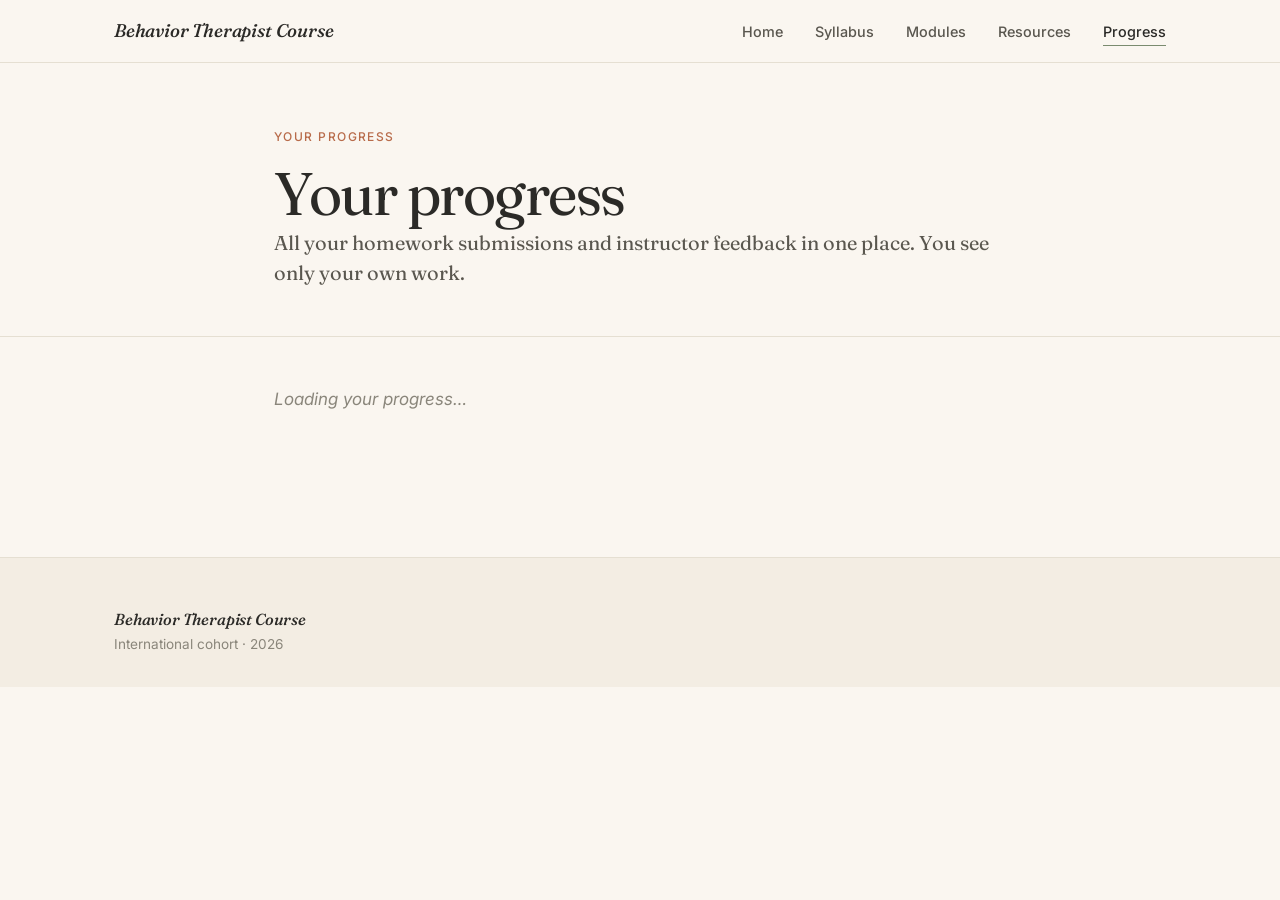
<file: grades.html>
<!DOCTYPE html>
<html lang="en">
<head>
  <meta charset="UTF-8">
  <meta name="viewport" content="width=device-width, initial-scale=1.0">
  <title>Progress — Behavior Therapist Course</title>
  <link rel="stylesheet" href="assets/css/style.css">
  <style>
    .progress-row {
      padding: var(--s-5);
      border: 1px solid var(--line);
      border-radius: var(--radius);
      margin-bottom: var(--s-4);
      background: var(--paper);
    }
    .progress-row.submitted { border-left: 3px solid var(--sage); }
    .progress-row.pending { border-left: 3px solid var(--line); opacity: 0.65; }
    .progress-row.feedback { border-left: 3px solid var(--terracotta); }
    .progress-row h3 { margin-top: 0; }
    .progress-meta {
      font-size: 0.85rem;
      color: var(--ink-muted);
      margin-top: var(--s-2);
    }
    .submission-preview {
      margin-top: var(--s-4);
      padding: var(--s-3) var(--s-4);
      background: var(--paper-tint);
      border-radius: var(--radius);
      font-size: 0.9rem;
      line-height: 1.5;
      max-height: 120px;
      overflow: hidden;
      position: relative;
    }
    .submission-preview::after {
      content: '';
      position: absolute;
      bottom: 0; left: 0; right: 0; height: 30px;
      background: linear-gradient(to bottom, transparent, var(--paper-tint));
    }
    .feedback-preview {
      margin-top: var(--s-4);
      padding: var(--s-4);
      background: var(--sage-tint);
      border-radius: var(--radius);
      font-size: 0.9rem;
      line-height: 1.6;
      white-space: pre-wrap;
    }
    .loading { color: var(--ink-muted); font-style: italic; }
  </style>
</head>
<body>

<header class="site-header">
  <div class="container">
    <a href="index.html" class="brand">Behavior Therapist Course</a>
    <nav>
      <ul class="nav">
        <li><a href="index.html">Home</a></li>
        <li><a href="syllabus.html">Syllabus</a></li>
        <li><a href="modules/">Modules</a></li>
        <li><a href="resources.html">Resources</a></li>
        <li><a href="grades.html" class="active">Progress</a></li>
      </ul>
    </nav>
  </div>
</header>

<main>

  <section class="module-header">
    <div class="container-narrow">
      <span class="eyebrow">Your progress</span>
      <h1 id="greeting">Your progress</h1>
      <p class="lead">All your homework submissions and instructor feedback in one place. You see only your own work.</p>
    </div>
  </section>

  <div class="container-narrow">
    <div class="module-section">
      <div id="progress-list" class="loading">Loading your progress…</div>
    </div>
  </div>

</main>

<footer class="site-footer">
  <div class="container">
    <div>
      <div class="brand">Behavior Therapist Course</div>
      <p>International cohort · 2026</p>
    </div>
  </div>
</footer>

<script src="assets/js/supabase-config.js"></script>
<script type="module">
  import { supabase, requireAuth, getProfile, updateNavAuth, escapeHtml } from './assets/js/auth.js';

  updateNavAuth('');

  const user = await requireAuth('');
  if (!user) { /* redirected */ }

  const profile = await getProfile();
  if (profile?.full_name) {
    document.getElementById('greeting').textContent = `${profile.full_name.split(' ')[0]}'s progress`;
  }

  // Load all assignments + the user's submissions in parallel
  const [{ data: assignments }, { data: submissions }] = await Promise.all([
    supabase.from('assignments').select('*').order('module_number'),
    supabase.from('submissions').select('*').eq('user_id', user.id)
  ]);

  const submissionByAssignment = {};
  (submissions || []).forEach(s => { submissionByAssignment[s.assignment_id] = s; });

  const list = document.getElementById('progress-list');
  list.className = '';
  list.innerHTML = '';

  if (!assignments || assignments.length === 0) {
    list.innerHTML = '<p>No assignments found.</p>';
  } else {
    assignments.forEach(a => {
      const sub = submissionByAssignment[a.id];
      let rowClass = 'pending';
      let statusText = a.open ? 'Not yet submitted' : 'Module not yet open';
      let submissionHtml = '';
      let feedbackHtml = '';

      if (sub) {
        rowClass = sub.feedback ? 'feedback' : 'submitted';
        statusText = sub.feedback
          ? `Feedback received ${new Date(sub.feedback_at).toLocaleDateString()}`
          : `Submitted ${new Date(sub.submitted_at).toLocaleDateString()}`;

        submissionHtml = `
          <div class="submission-preview">${escapeHtml(sub.submission_text.slice(0, 300))}${sub.submission_text.length > 300 ? '…' : ''}</div>
        `;

        if (sub.feedback) {
          feedbackHtml = `
            <div class="feedback-preview">
              <strong>Instructor feedback</strong><br>
              ${escapeHtml(sub.feedback)}
            </div>
          `;
        }
      }

      const row = document.createElement('div');
      row.className = `progress-row ${rowClass}`;
      row.innerHTML = `
        <h3>Module ${String(a.module_number).padStart(2, '0')} — ${escapeHtml(a.title)}</h3>
        <div class="progress-meta">${escapeHtml(statusText)} · Due ${escapeHtml(a.due_description || '')}</div>
        ${submissionHtml}
        ${feedbackHtml}
      `;
      list.appendChild(row);
    });
  }
</script>

</body>
</html>
</file>
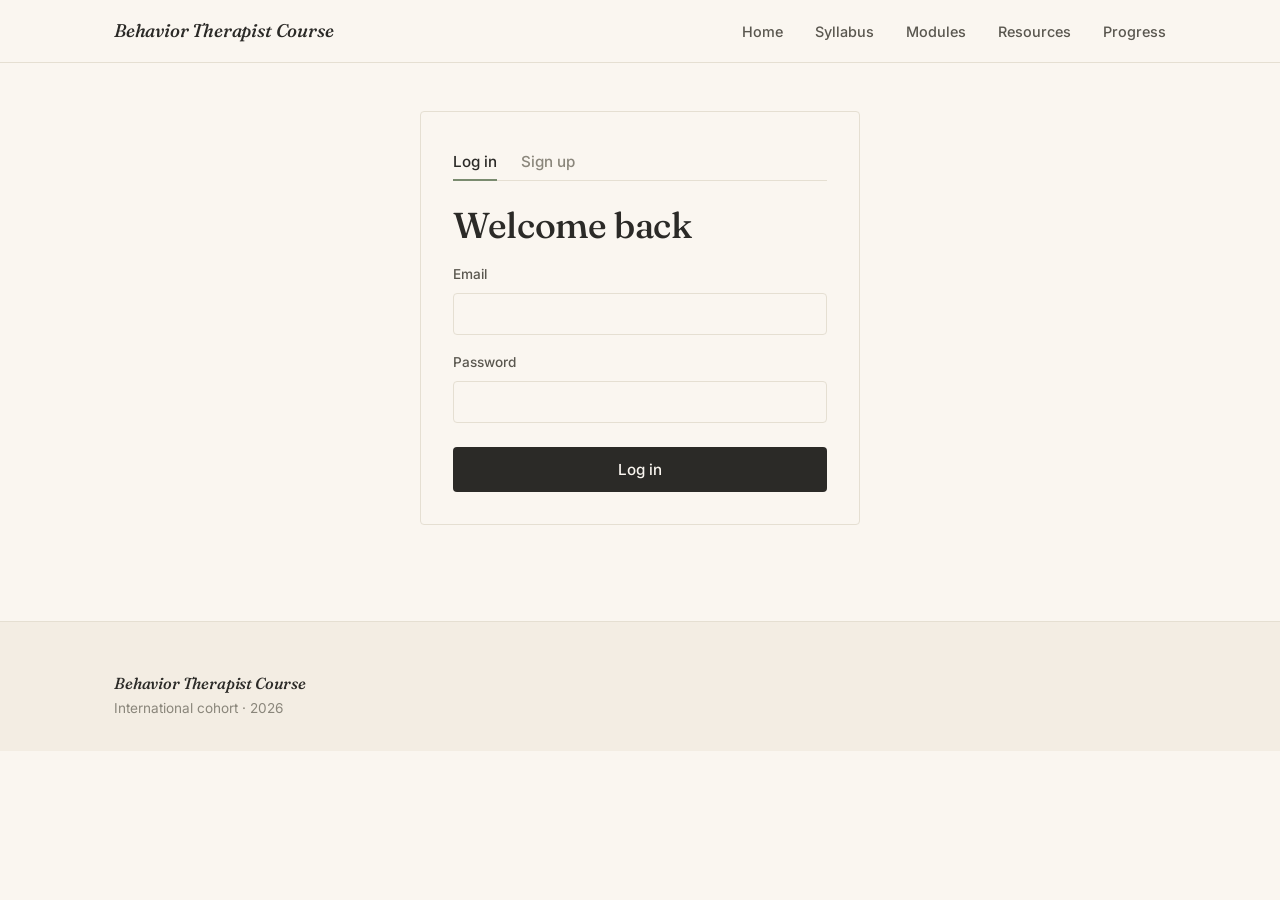
<file: login.html>
<!DOCTYPE html>
<html lang="en">
<head>
  <meta charset="UTF-8">
  <meta name="viewport" content="width=device-width, initial-scale=1.0">
  <title>Log in — Behavior Therapist Course</title>
  <link rel="stylesheet" href="assets/css/style.css">
  <style>
    .auth-card {
      max-width: 440px;
      margin: var(--s-7) auto;
      background: var(--paper);
      border: 1px solid var(--line);
      border-radius: var(--radius);
      padding: var(--s-6);
    }
    .auth-tabs {
      display: flex;
      gap: var(--s-5);
      border-bottom: 1px solid var(--line);
      margin-bottom: var(--s-5);
    }
    .auth-tab {
      padding: var(--s-2) 0;
      font-family: var(--font-body);
      font-size: 0.95rem;
      font-weight: 500;
      color: var(--ink-muted);
      background: none;
      border: none;
      border-bottom: 2px solid transparent;
      cursor: pointer;
      margin-bottom: -1px;
    }
    .auth-tab.active {
      color: var(--ink);
      border-bottom-color: var(--sage);
    }
    .auth-form label {
      display: block;
      font-size: 0.85rem;
      font-weight: 500;
      color: var(--ink-soft);
      margin-bottom: var(--s-2);
      margin-top: var(--s-4);
    }
    .auth-form input {
      width: 100%;
      padding: 0.65rem 0.85rem;
      font-family: var(--font-body);
      font-size: 0.95rem;
      color: var(--ink);
      background: var(--paper);
      border: 1px solid var(--line);
      border-radius: var(--radius);
      transition: border-color 0.2s;
    }
    .auth-form input:focus {
      outline: none;
      border-color: var(--sage);
    }
    .auth-form .btn {
      width: 100%;
      margin-top: var(--s-5);
    }
    .auth-msg {
      margin-top: var(--s-4);
      padding: var(--s-3) var(--s-4);
      border-radius: var(--radius);
      font-size: 0.9rem;
      display: none;
    }
    .auth-msg.error {
      display: block;
      background: var(--terracotta-tint);
      color: #7a3a22;
      border-left: 3px solid var(--terracotta);
    }
    .auth-msg.success {
      display: block;
      background: var(--sage-tint);
      color: var(--sage-dark);
      border-left: 3px solid var(--sage);
    }
  </style>
</head>
<body>

<header class="site-header">
  <div class="container">
    <a href="index.html" class="brand">Behavior Therapist Course</a>
    <nav>
      <ul class="nav">
        <li><a href="index.html">Home</a></li>
        <li><a href="syllabus.html">Syllabus</a></li>
        <li><a href="modules/">Modules</a></li>
        <li><a href="resources.html">Resources</a></li>
        <li><a href="grades.html">Progress</a></li>
      </ul>
    </nav>
  </div>
</header>

<main>
  <div class="auth-card">

    <div class="auth-tabs">
      <button class="auth-tab active" data-tab="login">Log in</button>
      <button class="auth-tab" data-tab="signup">Sign up</button>
    </div>

    <!-- LOGIN FORM -->
    <form class="auth-form" id="login-form">
      <h2 style="margin-top:0;">Welcome back</h2>
      <label for="login-email">Email</label>
      <input type="email" id="login-email" required autocomplete="email">

      <label for="login-password">Password</label>
      <input type="password" id="login-password" required autocomplete="current-password">

      <button type="submit" class="btn btn-primary">Log in</button>
      <div class="auth-msg" id="login-msg"></div>
    </form>

    <!-- SIGNUP FORM (hidden by default) -->
    <form class="auth-form" id="signup-form" style="display:none;">
      <h2 style="margin-top:0;">Create your account</h2>
      <p style="font-size:0.9rem; color:var(--ink-soft); margin-bottom:var(--s-3);">You need an invite code from your instructor to sign up.</p>

      <label for="signup-name">Full name</label>
      <input type="text" id="signup-name" required autocomplete="name">

      <label for="signup-email">Email</label>
      <input type="email" id="signup-email" required autocomplete="email">

      <label for="signup-password">Password (min 8 characters)</label>
      <input type="password" id="signup-password" required minlength="8" autocomplete="new-password">

      <label for="signup-invite">Invite code</label>
      <input type="text" id="signup-invite" required autocapitalize="characters" style="letter-spacing:0.05em;">

      <button type="submit" class="btn btn-primary">Create account</button>
      <div class="auth-msg" id="signup-msg"></div>
    </form>

  </div>
</main>

<footer class="site-footer">
  <div class="container">
    <div>
      <div class="brand">Behavior Therapist Course</div>
      <p>International cohort · 2026</p>
    </div>
  </div>
</footer>

<script src="assets/js/supabase-config.js"></script>
<script type="module">
  import { supabase, getUser } from './assets/js/auth.js';

  // Already logged in? Go home.
  (async () => {
    const user = await getUser();
    if (user) window.location.href = 'index.html';
  })();

  // -- Tab switching ------------------------------------------------------
  document.querySelectorAll('.auth-tab').forEach(btn => {
    btn.addEventListener('click', () => {
      document.querySelectorAll('.auth-tab').forEach(b => b.classList.remove('active'));
      btn.classList.add('active');
      const tab = btn.dataset.tab;
      document.getElementById('login-form').style.display = tab === 'login' ? 'block' : 'none';
      document.getElementById('signup-form').style.display = tab === 'signup' ? 'block' : 'none';
    });
  });

  // -- Login --------------------------------------------------------------
  document.getElementById('login-form').addEventListener('submit', async (e) => {
    e.preventDefault();
    const msg = document.getElementById('login-msg');
    msg.className = 'auth-msg';
    msg.textContent = '';

    const email = document.getElementById('login-email').value.trim();
    const password = document.getElementById('login-password').value;

    const { error } = await supabase.auth.signInWithPassword({ email, password });
    if (error) {
      msg.className = 'auth-msg error';
      msg.textContent = error.message;
      return;
    }
    window.location.href = 'index.html';
  });

  // -- Signup -------------------------------------------------------------
  document.getElementById('signup-form').addEventListener('submit', async (e) => {
    e.preventDefault();
    const msg = document.getElementById('signup-msg');
    msg.className = 'auth-msg';
    msg.textContent = '';

    const name = document.getElementById('signup-name').value.trim();
    const email = document.getElementById('signup-email').value.trim();
    const password = document.getElementById('signup-password').value;
    const inviteCode = document.getElementById('signup-invite').value.trim().toUpperCase();

    // Verify the invite code first
    const { data: code, error: codeError } = await supabase
      .from('invite_codes')
      .select('code, used_count, max_uses, active')
      .eq('code', inviteCode)
      .maybeSingle();

    if (codeError || !code) {
      msg.className = 'auth-msg error';
      msg.textContent = 'Invalid invite code.';
      return;
    }
    if (!code.active || code.used_count >= code.max_uses) {
      msg.className = 'auth-msg error';
      msg.textContent = 'This invite code is no longer active.';
      return;
    }

    // Create the auth user
    const { data, error } = await supabase.auth.signUp({
      email,
      password,
      options: { data: { full_name: name } }
    });

    if (error) {
      msg.className = 'auth-msg error';
      msg.textContent = error.message;
      return;
    }

    // Increment the invite code's used_count
    // (Note: this is a soft counter — RLS allows anyone to read but not write,
    // so we use an RPC-like approach by updating from the server. For now we
    // accept that used_count is a reporting aid, not a strict lock.)
    // We'll handle this in a future tightening if needed.

    msg.className = 'auth-msg success';
    if (data.user && !data.session) {
      msg.textContent = 'Account created. Check your email to confirm, then return here to log in.';
    } else {
      msg.textContent = 'Account created. Logging you in…';
      setTimeout(() => { window.location.href = 'index.html'; }, 1500);
    }
  });
</script>

</body>
</html>
</file>
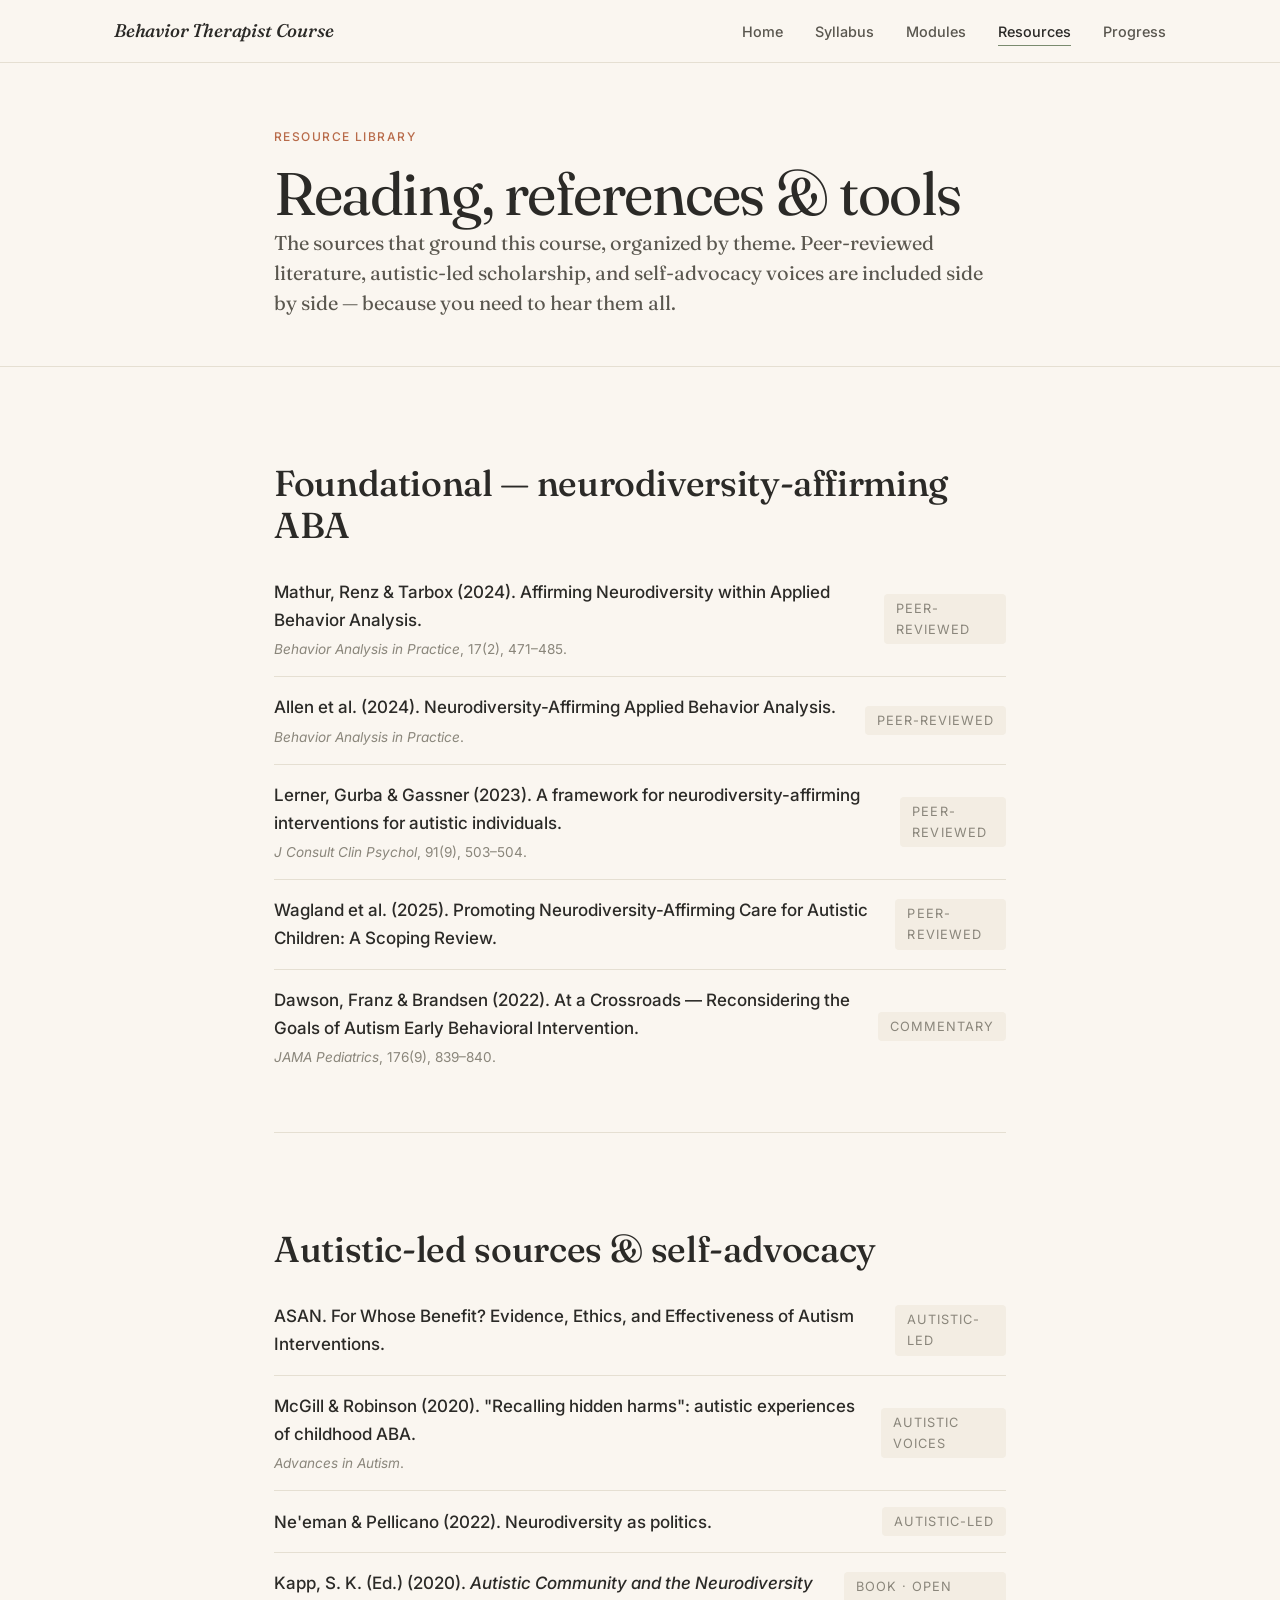
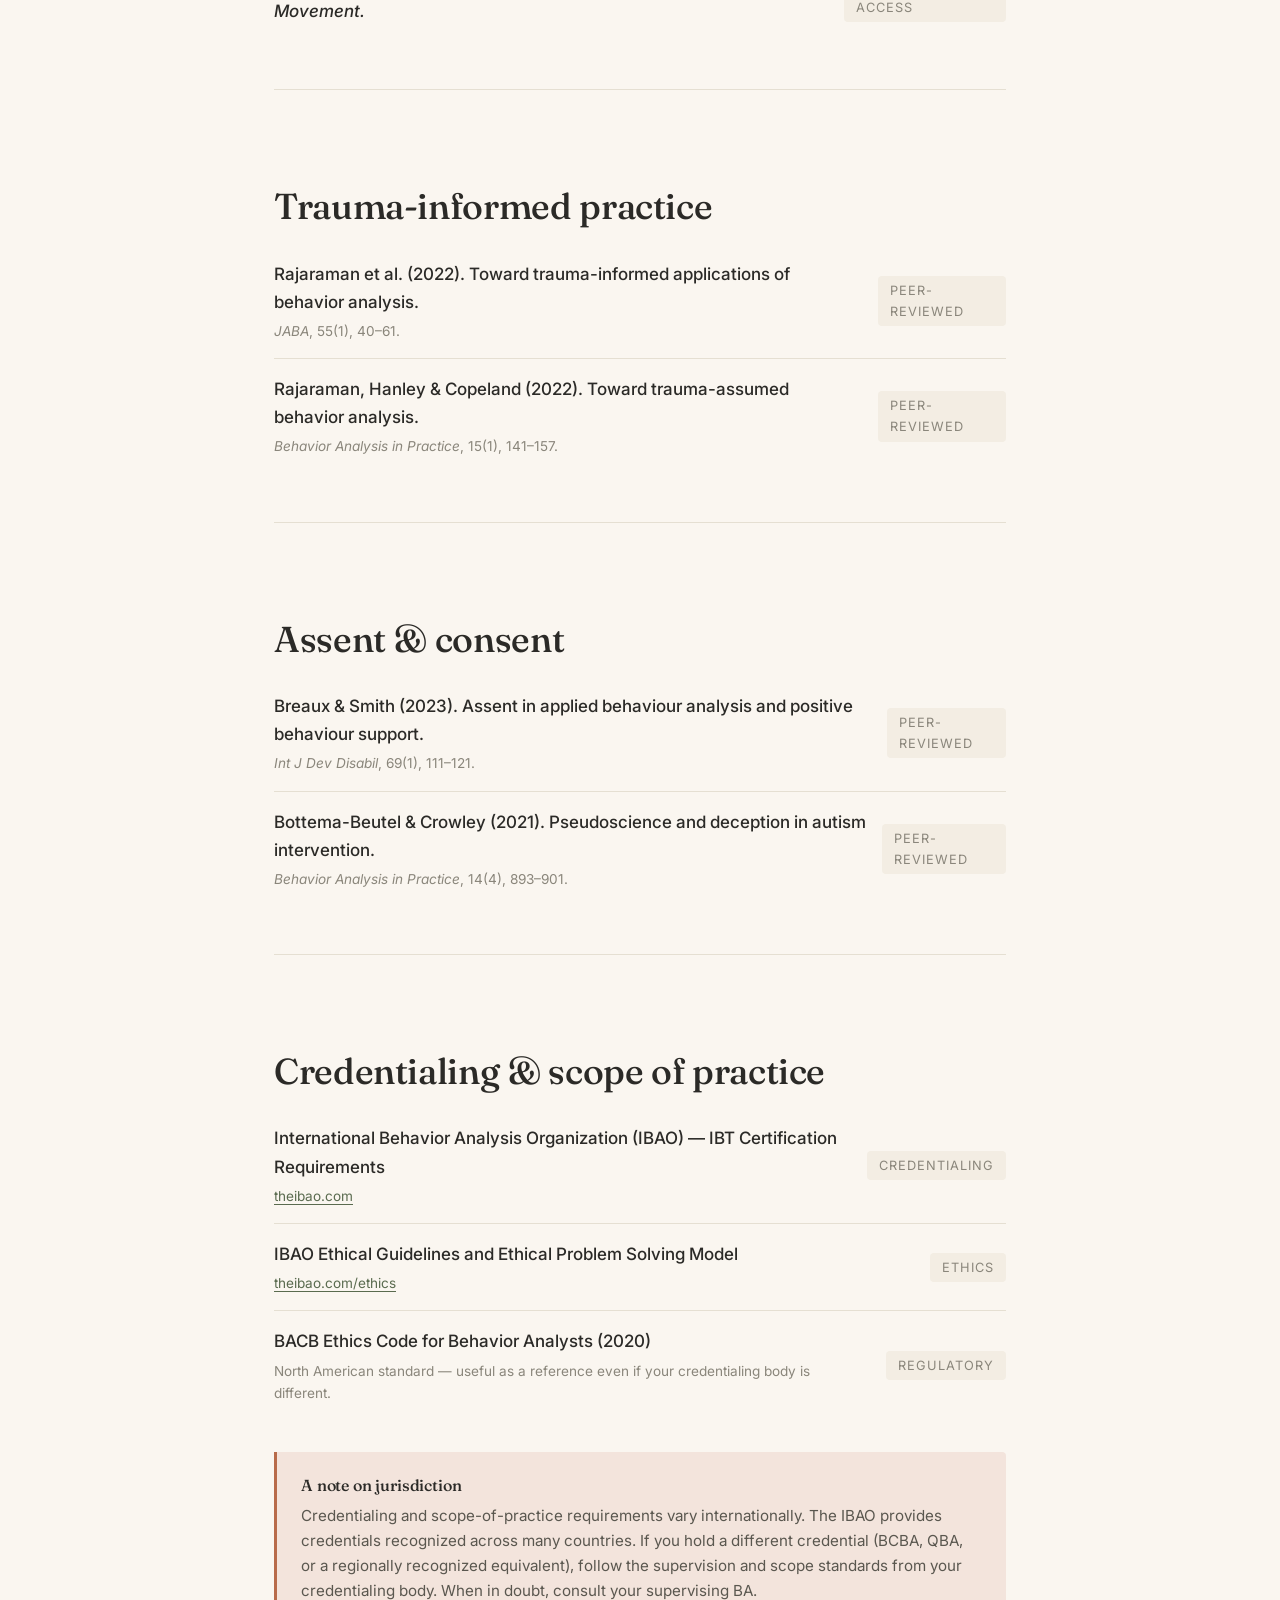
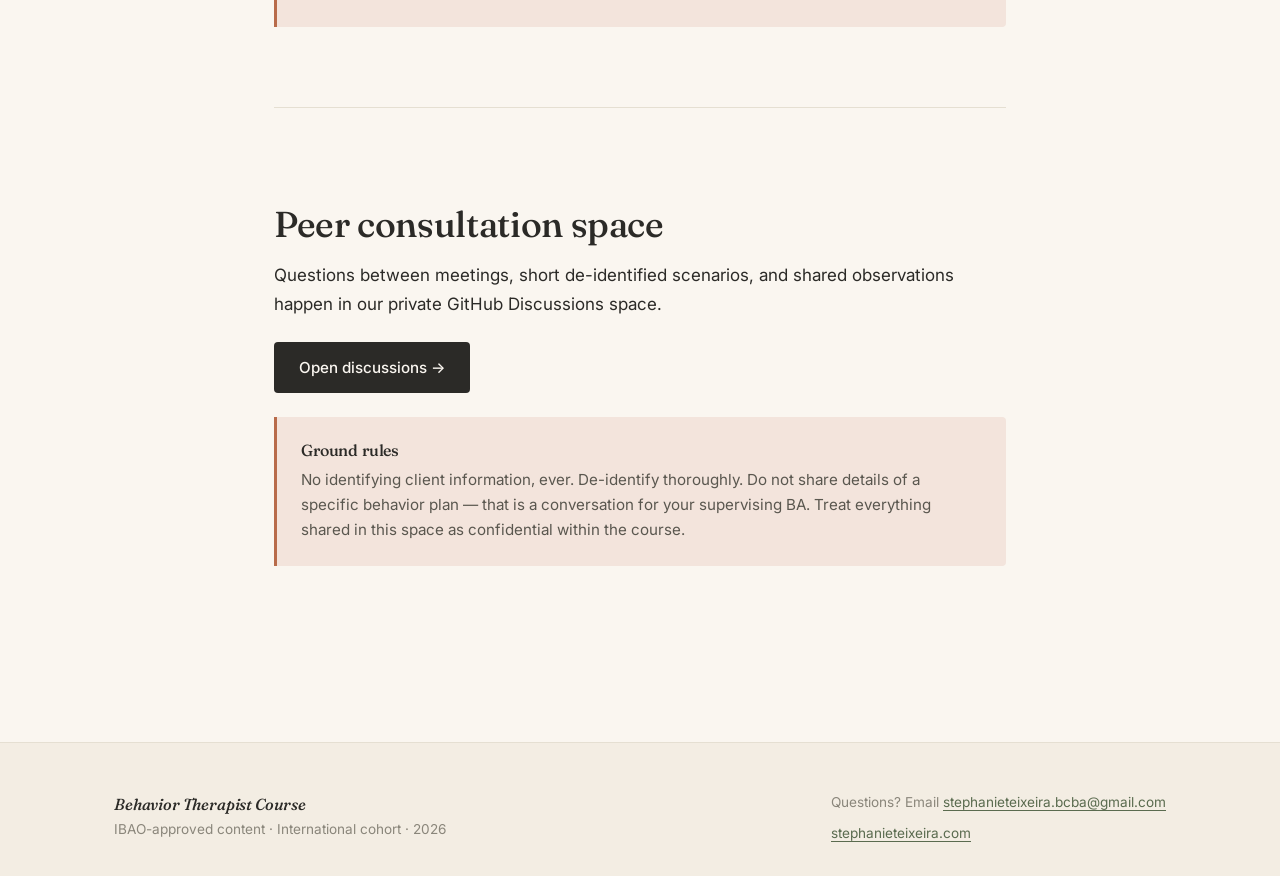
<file: resources.html>
<!DOCTYPE html>
<html lang="en">
<head>
  <meta charset="UTF-8">
  <meta name="viewport" content="width=device-width, initial-scale=1.0">
  <title>Resources — Behavior Therapist Course</title>
  <link rel="stylesheet" href="assets/css/style.css">
</head>
<body>

<header class="site-header">
  <div class="container">
    <a href="index.html" class="brand">Behavior Therapist Course</a>
    <nav>
      <ul class="nav">
        <li><a href="index.html">Home</a></li>
        <li><a href="syllabus.html">Syllabus</a></li>
        <li><a href="modules/">Modules</a></li>
        <li><a href="resources.html" class="active">Resources</a></li>
        <li><a href="grades.html">Progress</a></li>
      </ul>
    </nav>
  </div>
</header>

<main>

  <section class="module-header">
    <div class="container-narrow">
      <span class="eyebrow">Resource library</span>
      <h1>Reading, references &amp; tools</h1>
      <p class="lead">The sources that ground this course, organized by theme. Peer-reviewed literature, autistic-led scholarship, and self-advocacy voices are included side by side — because you need to hear them all.</p>
    </div>
  </section>

  <div class="container-narrow">

    <div class="module-section">
      <h2>Foundational — neurodiversity-affirming ABA</h2>
      <ul class="resource-list">
        <li><div><div class="title">Mathur, Renz &amp; Tarbox (2024). Affirming Neurodiversity within Applied Behavior Analysis.</div><div style="font-size:0.85rem; color:var(--ink-muted); margin-top:0.25rem;"><em>Behavior Analysis in Practice</em>, 17(2), 471–485.</div></div><span class="type">Peer-reviewed</span></li>
        <li><div><div class="title">Allen et al. (2024). Neurodiversity-Affirming Applied Behavior Analysis.</div><div style="font-size:0.85rem; color:var(--ink-muted); margin-top:0.25rem;"><em>Behavior Analysis in Practice</em>.</div></div><span class="type">Peer-reviewed</span></li>
        <li><div><div class="title">Lerner, Gurba &amp; Gassner (2023). A framework for neurodiversity-affirming interventions for autistic individuals.</div><div style="font-size:0.85rem; color:var(--ink-muted); margin-top:0.25rem;"><em>J Consult Clin Psychol</em>, 91(9), 503–504.</div></div><span class="type">Peer-reviewed</span></li>
        <li><div><div class="title">Wagland et al. (2025). Promoting Neurodiversity-Affirming Care for Autistic Children: A Scoping Review.</div></div><span class="type">Peer-reviewed</span></li>
        <li><div><div class="title">Dawson, Franz &amp; Brandsen (2022). At a Crossroads — Reconsidering the Goals of Autism Early Behavioral Intervention.</div><div style="font-size:0.85rem; color:var(--ink-muted); margin-top:0.25rem;"><em>JAMA Pediatrics</em>, 176(9), 839–840.</div></div><span class="type">Commentary</span></li>
      </ul>
    </div>

    <div class="module-section">
      <h2>Autistic-led sources &amp; self-advocacy</h2>
      <ul class="resource-list">
        <li><div><div class="title">ASAN. For Whose Benefit? Evidence, Ethics, and Effectiveness of Autism Interventions.</div></div><span class="type">Autistic-led</span></li>
        <li><div><div class="title">McGill &amp; Robinson (2020). "Recalling hidden harms": autistic experiences of childhood ABA.</div><div style="font-size:0.85rem; color:var(--ink-muted); margin-top:0.25rem;"><em>Advances in Autism</em>.</div></div><span class="type">Autistic voices</span></li>
        <li><div><div class="title">Ne'eman &amp; Pellicano (2022). Neurodiversity as politics.</div></div><span class="type">Autistic-led</span></li>
        <li><div><div class="title">Kapp, S. K. (Ed.) (2020). <em>Autistic Community and the Neurodiversity Movement.</em></div></div><span class="type">Book · Open access</span></li>
      </ul>
    </div>

    <div class="module-section">
      <h2>Trauma-informed practice</h2>
      <ul class="resource-list">
        <li><div><div class="title">Rajaraman et al. (2022). Toward trauma-informed applications of behavior analysis.</div><div style="font-size:0.85rem; color:var(--ink-muted); margin-top:0.25rem;"><em>JABA</em>, 55(1), 40–61.</div></div><span class="type">Peer-reviewed</span></li>
        <li><div><div class="title">Rajaraman, Hanley &amp; Copeland (2022). Toward trauma-assumed behavior analysis.</div><div style="font-size:0.85rem; color:var(--ink-muted); margin-top:0.25rem;"><em>Behavior Analysis in Practice</em>, 15(1), 141–157.</div></div><span class="type">Peer-reviewed</span></li>
      </ul>
    </div>

    <div class="module-section">
      <h2>Assent &amp; consent</h2>
      <ul class="resource-list">
        <li><div><div class="title">Breaux &amp; Smith (2023). Assent in applied behaviour analysis and positive behaviour support.</div><div style="font-size:0.85rem; color:var(--ink-muted); margin-top:0.25rem;"><em>Int J Dev Disabil</em>, 69(1), 111–121.</div></div><span class="type">Peer-reviewed</span></li>
        <li><div><div class="title">Bottema-Beutel &amp; Crowley (2021). Pseudoscience and deception in autism intervention.</div><div style="font-size:0.85rem; color:var(--ink-muted); margin-top:0.25rem;"><em>Behavior Analysis in Practice</em>, 14(4), 893–901.</div></div><span class="type">Peer-reviewed</span></li>
      </ul>
    </div>

    <div class="module-section">
      <h2>Credentialing &amp; scope of practice</h2>
      <ul class="resource-list">
        <li><div><div class="title">International Behavior Analysis Organization (IBAO) — IBT Certification Requirements</div><div style="font-size:0.85rem; color:var(--ink-muted); margin-top:0.25rem;"><a href="https://theibao.com/international-behavior-therapist" target="_blank" rel="noopener">theibao.com</a></div></div><span class="type">Credentialing</span></li>
        <li><div><div class="title">IBAO Ethical Guidelines and Ethical Problem Solving Model</div><div style="font-size:0.85rem; color:var(--ink-muted); margin-top:0.25rem;"><a href="https://theibao.com/ethics" target="_blank" rel="noopener">theibao.com/ethics</a></div></div><span class="type">Ethics</span></li>
        <li><div><div class="title">BACB Ethics Code for Behavior Analysts (2020)</div><div style="font-size:0.85rem; color:var(--ink-muted); margin-top:0.25rem;">North American standard — useful as a reference even if your credentialing body is different.</div></div><span class="type">Regulatory</span></li>
      </ul>

      <div class="callout warn">
        <h4>A note on jurisdiction</h4>
        <p>Credentialing and scope-of-practice requirements vary internationally. The IBAO provides credentials recognized across many countries. If you hold a different credential (BCBA, QBA, or a regionally recognized equivalent), follow the supervision and scope standards from your credentialing body. When in doubt, consult your supervising BA.</p>
      </div>
    </div>

    <div class="module-section">
      <h2>Peer consultation space</h2>
      <p>Questions between meetings, short de-identified scenarios, and shared observations happen in our private GitHub Discussions space.</p>
      <div class="btn-group">
        <a href="https://github.com/stephanieteixeirabcba-lab/behavior-cohort-site/discussions" target="_blank" rel="noopener" class="btn btn-primary">Open discussions →</a>
      </div>
      <div class="callout warn" style="margin-top:1.5rem;">
        <h4>Ground rules</h4>
        <p>No identifying client information, ever. De-identify thoroughly. Do not share details of a specific behavior plan — that is a conversation for your supervising BA. Treat everything shared in this space as confidential within the course.</p>
      </div>
    </div>

  </div>

</main>

<footer class="site-footer">
  <div class="container">
    <div>
      <div class="brand">Behavior Therapist Course</div>
      <p>IBAO-approved content · International cohort · 2026</p>
    </div>
    <div>
      <p>Questions? Email <a href="mailto:stephanieteixeira.bcba@gmail.com">stephanieteixeira.bcba@gmail.com</a></p>
      <p style="margin-top: var(--s-2);"><a href="https://www.stephanieteixeira.com" target="_blank" rel="noopener">stephanieteixeira.com</a></p>
    </div>
  </div>
</footer>

<script src="assets/js/supabase-config.js"></script>
<script type="module">
  import { requireAuth, updateNavAuth } from './assets/js/auth.js';
  const user = await requireAuth('');
  if (user) updateNavAuth('');
</script>

</body>
</html>
</file>
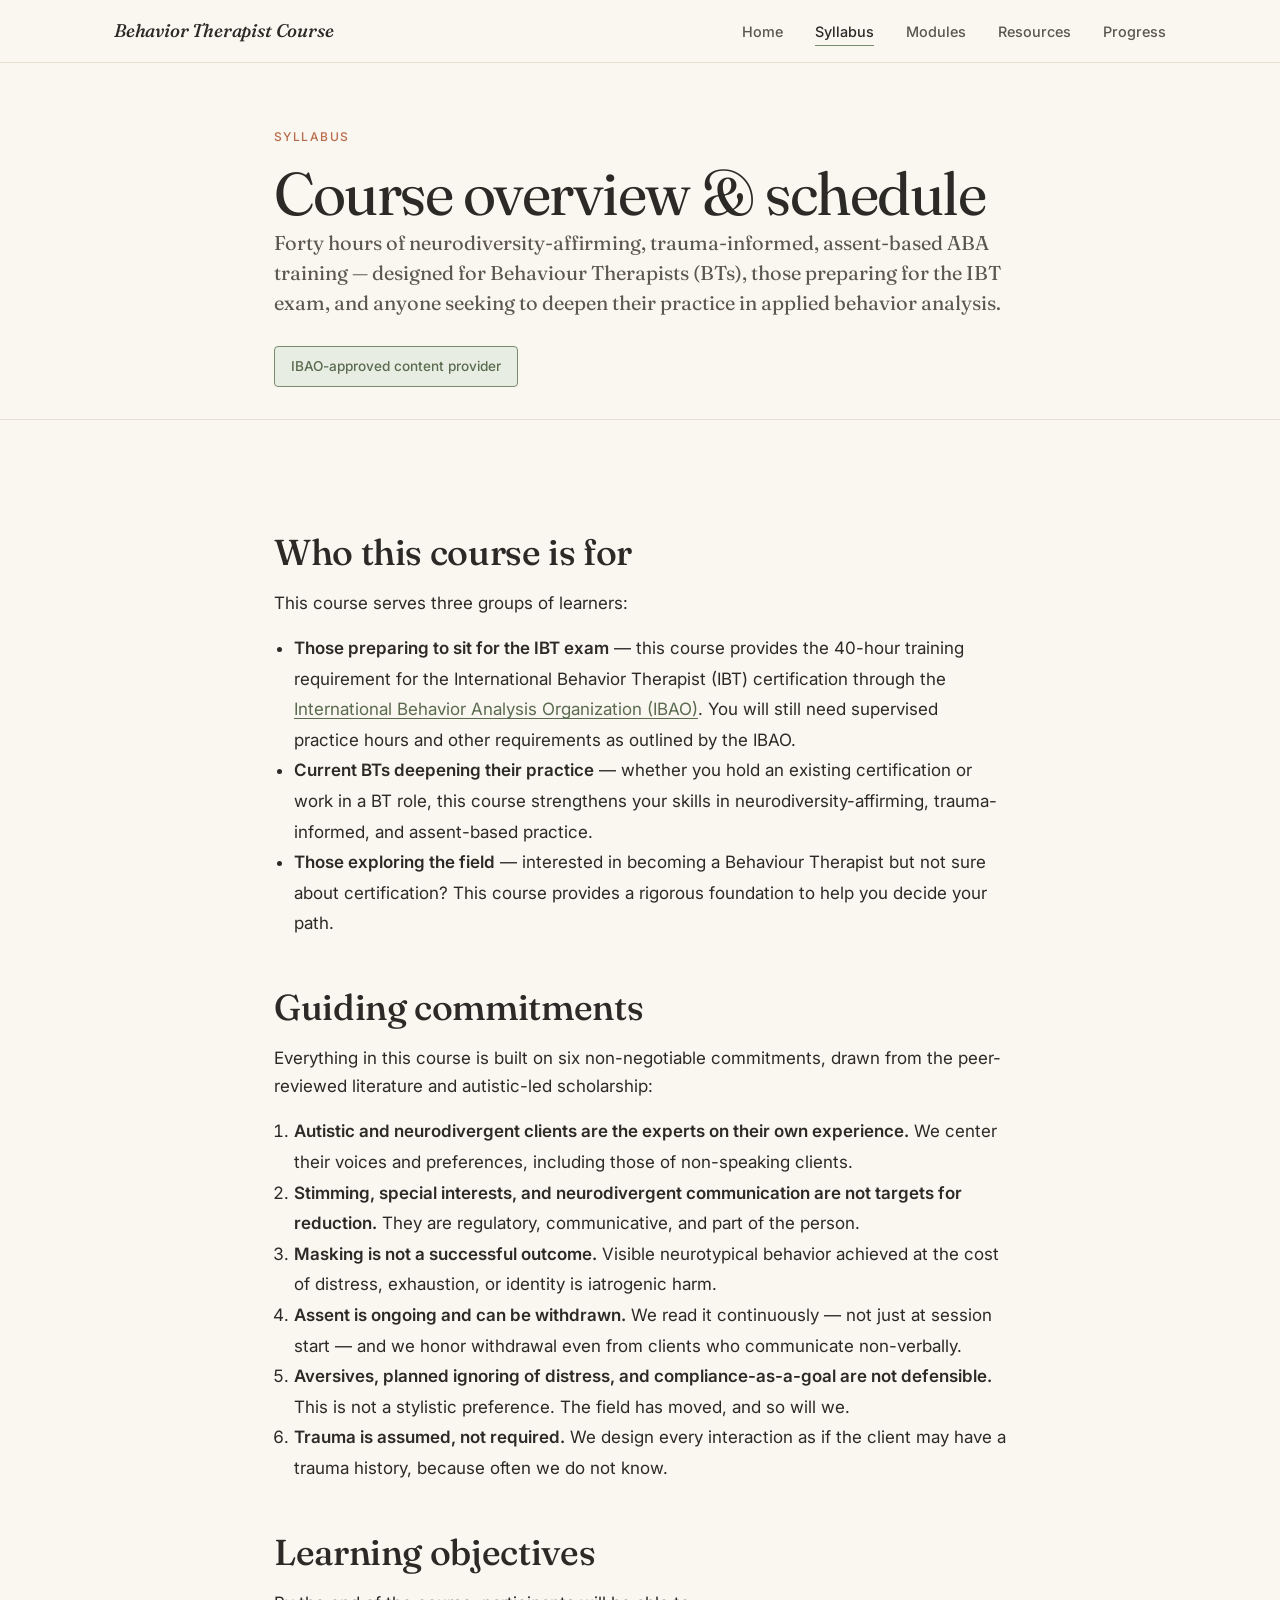
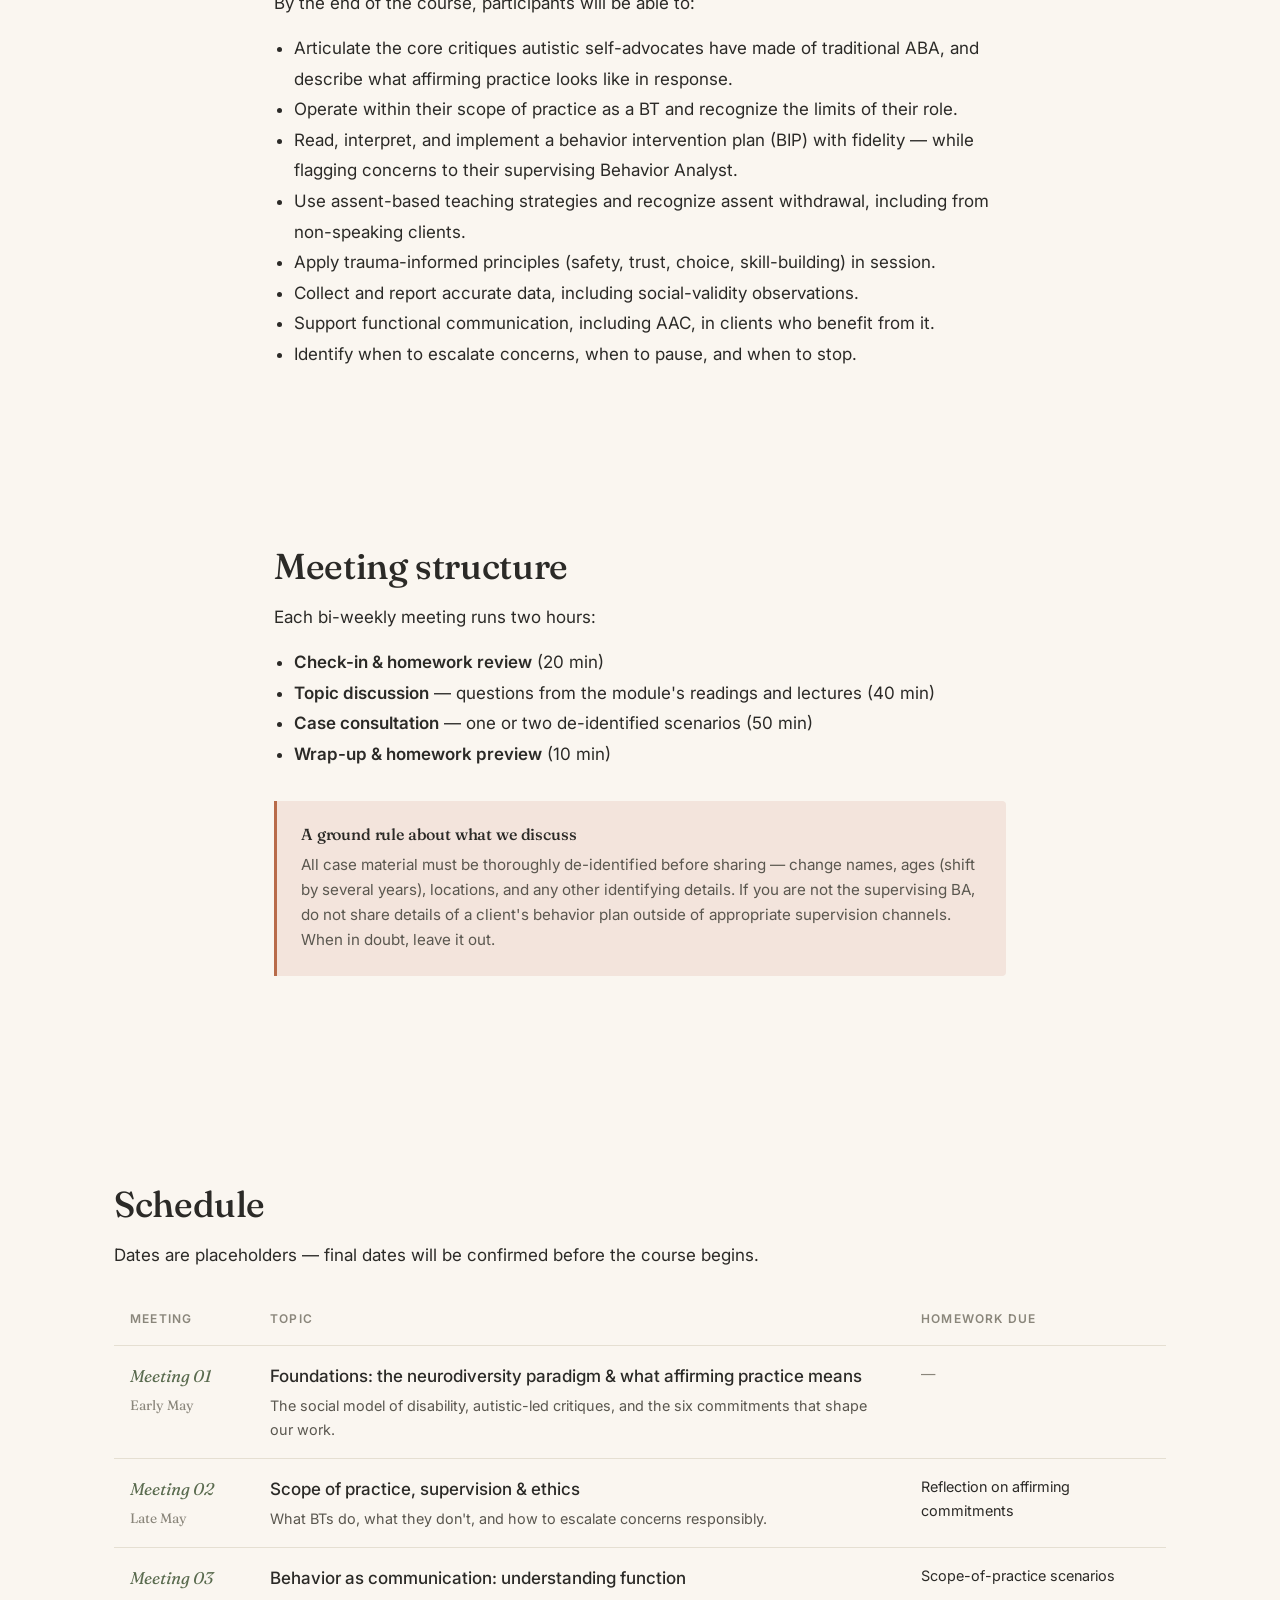
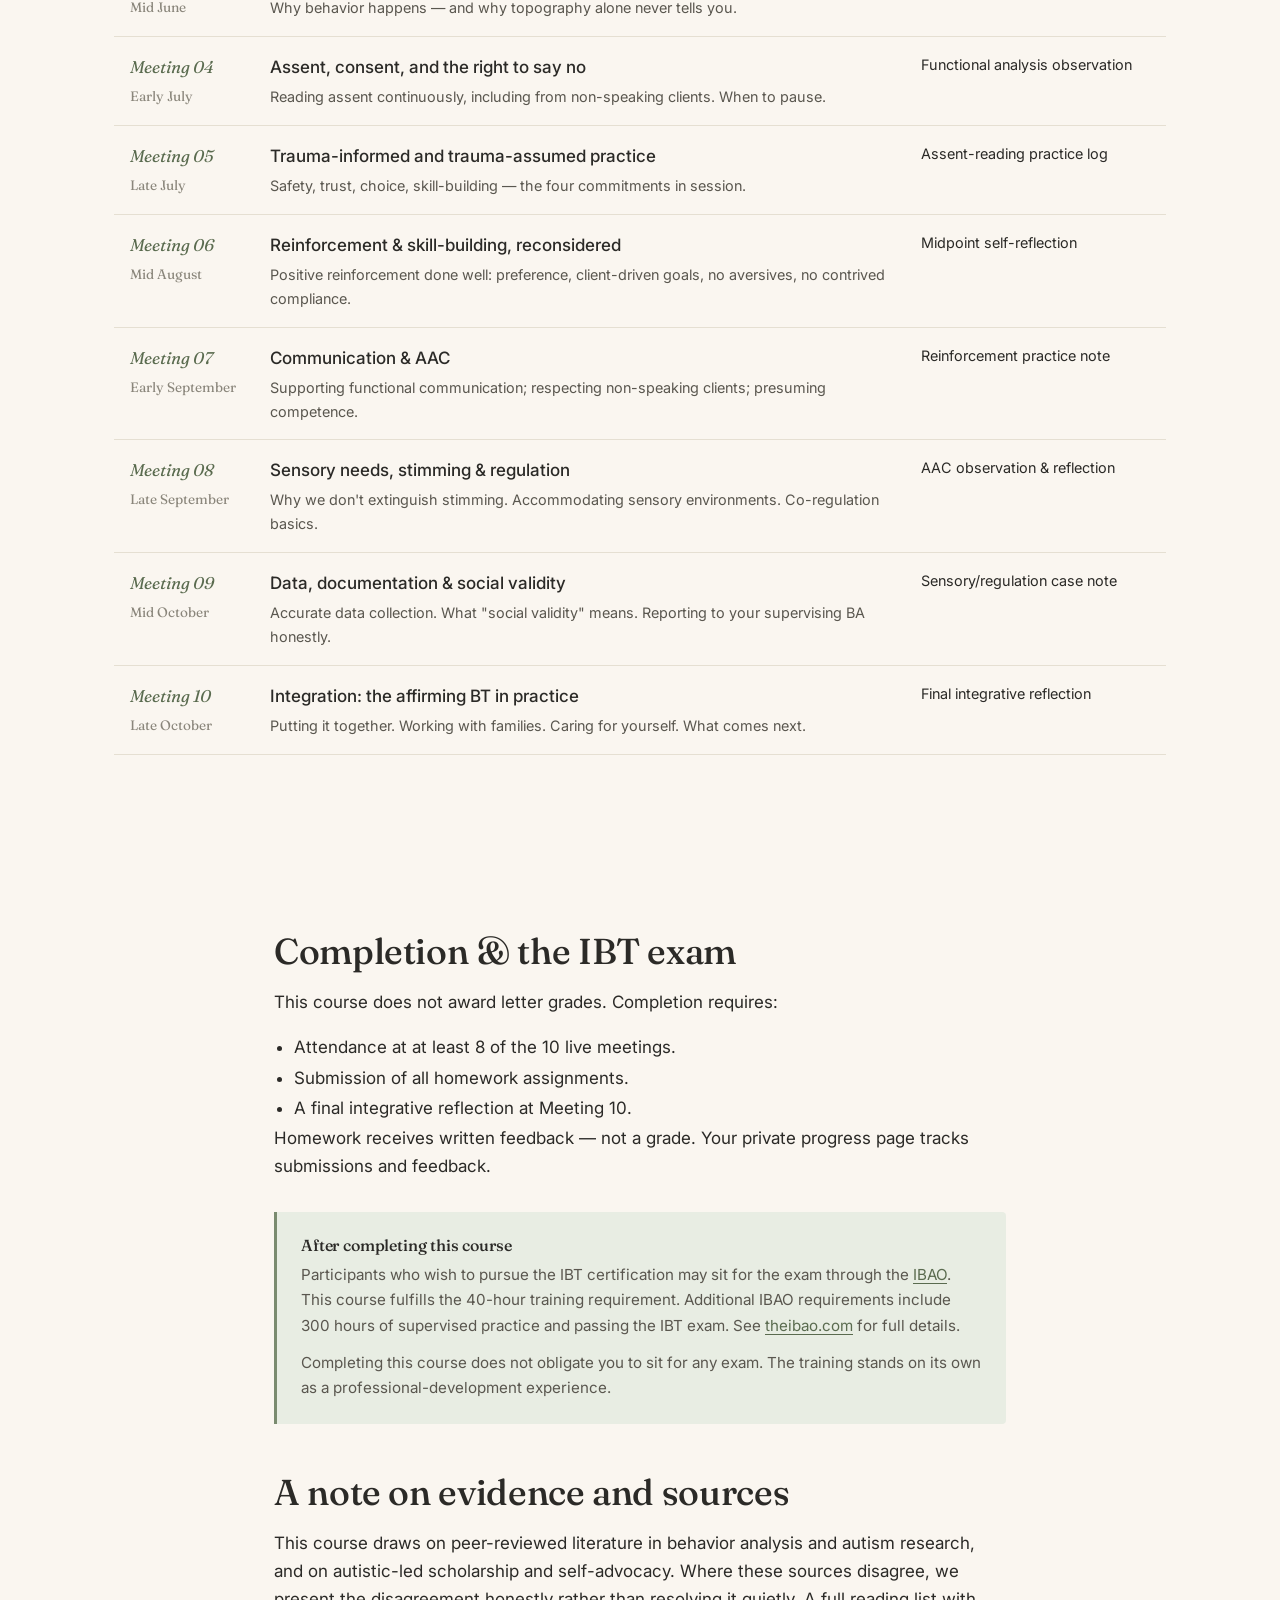
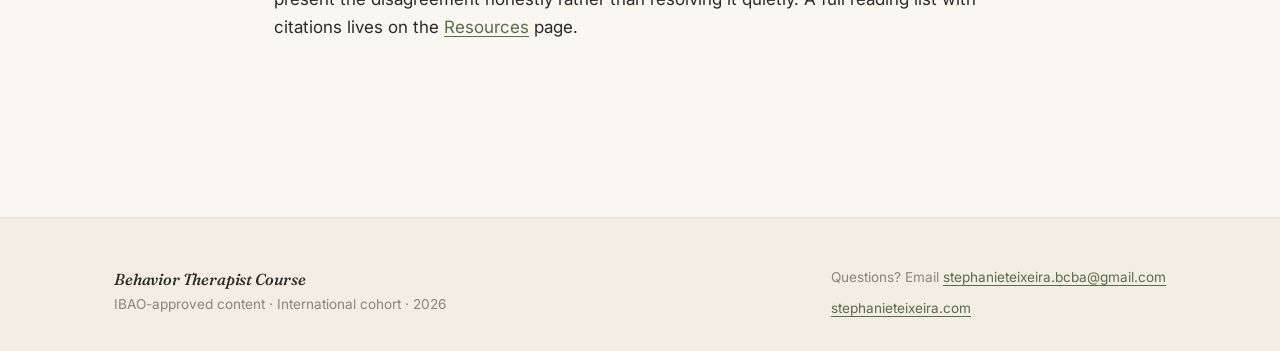
<file: syllabus.html>
<!DOCTYPE html>
<html lang="en">
<head>
  <meta charset="UTF-8">
  <meta name="viewport" content="width=device-width, initial-scale=1.0">
  <title>Syllabus — Behavior Therapist Course</title>
  <link rel="stylesheet" href="assets/css/style.css">
</head>
<body>

<header class="site-header">
  <div class="container">
    <a href="index.html" class="brand">Behavior Therapist Course</a>
    <nav>
      <ul class="nav">
        <li><a href="index.html">Home</a></li>
        <li><a href="syllabus.html" class="active">Syllabus</a></li>
        <li><a href="modules/">Modules</a></li>
        <li><a href="resources.html">Resources</a></li>
        <li><a href="grades.html">Progress</a></li>
      </ul>
    </nav>
  </div>
</header>

<main>

  <section class="module-header">
    <div class="container-narrow">
      <span class="eyebrow">Syllabus</span>
      <h1>Course overview &amp; schedule</h1>
      <p class="lead">Forty hours of neurodiversity-affirming, trauma-informed, assent-based ABA training — designed for Behaviour Therapists (BTs), those preparing for the IBT exam, and anyone seeking to deepen their practice in applied behavior analysis.</p>
      <div style="display: inline-block; padding: 0.5rem 1rem; background: var(--sage-tint); border: 1px solid var(--sage); border-radius: var(--radius); font-size: 0.85rem; font-weight: 500; color: var(--sage-dark); margin-top: var(--s-3);">IBAO-approved content provider</div>
    </div>
  </section>

  <section>
    <div class="container-narrow">

      <h2>Who this course is for</h2>
      <p>This course serves three groups of learners:</p>
      <ul style="padding-left: 1.25rem; line-height: 1.8;">
        <li><strong>Those preparing to sit for the IBT exam</strong> — this course provides the 40-hour training requirement for the International Behavior Therapist (IBT) certification through the <a href="https://theibao.com/" target="_blank" rel="noopener">International Behavior Analysis Organization (IBAO)</a>. You will still need supervised practice hours and other requirements as outlined by the IBAO.</li>
        <li><strong>Current BTs deepening their practice</strong> — whether you hold an existing certification or work in a BT role, this course strengthens your skills in neurodiversity-affirming, trauma-informed, and assent-based practice.</li>
        <li><strong>Those exploring the field</strong> — interested in becoming a Behaviour Therapist but not sure about certification? This course provides a rigorous foundation to help you decide your path.</li>
      </ul>

      <h2>Guiding commitments</h2>
      <p>Everything in this course is built on six non-negotiable commitments, drawn from the peer-reviewed literature and autistic-led scholarship:</p>
      <ol style="padding-left: 1.25rem; line-height: 1.8;">
        <li><strong>Autistic and neurodivergent clients are the experts on their own experience.</strong> We center their voices and preferences, including those of non-speaking clients.</li>
        <li><strong>Stimming, special interests, and neurodivergent communication are not targets for reduction.</strong> They are regulatory, communicative, and part of the person.</li>
        <li><strong>Masking is not a successful outcome.</strong> Visible neurotypical behavior achieved at the cost of distress, exhaustion, or identity is iatrogenic harm.</li>
        <li><strong>Assent is ongoing and can be withdrawn.</strong> We read it continuously — not just at session start — and we honor withdrawal even from clients who communicate non-verbally.</li>
        <li><strong>Aversives, planned ignoring of distress, and compliance-as-a-goal are not defensible.</strong> This is not a stylistic preference. The field has moved, and so will we.</li>
        <li><strong>Trauma is assumed, not required.</strong> We design every interaction as if the client may have a trauma history, because often we do not know.</li>
      </ol>

      <h2>Learning objectives</h2>
      <p>By the end of the course, participants will be able to:</p>
      <ul style="padding-left: 1.25rem; line-height: 1.8;">
        <li>Articulate the core critiques autistic self-advocates have made of traditional ABA, and describe what affirming practice looks like in response.</li>
        <li>Operate within their scope of practice as a BT and recognize the limits of their role.</li>
        <li>Read, interpret, and implement a behavior intervention plan (BIP) with fidelity — while flagging concerns to their supervising Behavior Analyst.</li>
        <li>Use assent-based teaching strategies and recognize assent withdrawal, including from non-speaking clients.</li>
        <li>Apply trauma-informed principles (safety, trust, choice, skill-building) in session.</li>
        <li>Collect and report accurate data, including social-validity observations.</li>
        <li>Support functional communication, including AAC, in clients who benefit from it.</li>
        <li>Identify when to escalate concerns, when to pause, and when to stop.</li>
      </ul>
    </div>
  </section>

  <section>
    <div class="container-narrow">
      <h2>Meeting structure</h2>
      <p>Each bi-weekly meeting runs two hours:</p>
      <ul style="padding-left: 1.25rem; line-height: 1.8;">
        <li><strong>Check-in &amp; homework review</strong> (20 min)</li>
        <li><strong>Topic discussion</strong> — questions from the module's readings and lectures (40 min)</li>
        <li><strong>Case consultation</strong> — one or two de-identified scenarios (50 min)</li>
        <li><strong>Wrap-up &amp; homework preview</strong> (10 min)</li>
      </ul>

      <div class="callout warn">
        <h4>A ground rule about what we discuss</h4>
        <p>All case material must be thoroughly de-identified before sharing — change names, ages (shift by several years), locations, and any other identifying details. If you are not the supervising BA, do not share details of a client's behavior plan outside of appropriate supervision channels. When in doubt, leave it out.</p>
      </div>
    </div>
  </section>

  <section>
    <div class="container">
      <h2>Schedule</h2>
      <p style="max-width: var(--measure);">Dates are placeholders — final dates will be confirmed before the course begins.</p>

      <table class="schedule">
        <thead>
          <tr>
            <th>Meeting</th>
            <th>Topic</th>
            <th>Homework due</th>
          </tr>
        </thead>
        <tbody>
          <tr>
            <td class="date">Meeting 01<br><span style="color:var(--ink-muted); font-style:normal; font-size:0.85rem;">Early May</span></td>
            <td>
              <div class="topic">Foundations: the neurodiversity paradigm &amp; what affirming practice means</div>
              <div class="desc">The social model of disability, autistic-led critiques, and the six commitments that shape our work.</div>
            </td>
            <td style="color:var(--ink-muted); font-size:0.9rem;">—</td>
          </tr>
          <tr>
            <td class="date">Meeting 02<br><span style="color:var(--ink-muted); font-style:normal; font-size:0.85rem;">Late May</span></td>
            <td>
              <div class="topic">Scope of practice, supervision &amp; ethics</div>
              <div class="desc">What BTs do, what they don't, and how to escalate concerns responsibly.</div>
            </td>
            <td style="font-size:0.9rem;">Reflection on affirming commitments</td>
          </tr>
          <tr>
            <td class="date">Meeting 03<br><span style="color:var(--ink-muted); font-style:normal; font-size:0.85rem;">Mid June</span></td>
            <td>
              <div class="topic">Behavior as communication: understanding function</div>
              <div class="desc">Why behavior happens — and why topography alone never tells you.</div>
            </td>
            <td style="font-size:0.9rem;">Scope-of-practice scenarios</td>
          </tr>
          <tr>
            <td class="date">Meeting 04<br><span style="color:var(--ink-muted); font-style:normal; font-size:0.85rem;">Early July</span></td>
            <td>
              <div class="topic">Assent, consent, and the right to say no</div>
              <div class="desc">Reading assent continuously, including from non-speaking clients. When to pause.</div>
            </td>
            <td style="font-size:0.9rem;">Functional analysis observation</td>
          </tr>
          <tr>
            <td class="date">Meeting 05<br><span style="color:var(--ink-muted); font-style:normal; font-size:0.85rem;">Late July</span></td>
            <td>
              <div class="topic">Trauma-informed and trauma-assumed practice</div>
              <div class="desc">Safety, trust, choice, skill-building — the four commitments in session.</div>
            </td>
            <td style="font-size:0.9rem;">Assent-reading practice log</td>
          </tr>
          <tr>
            <td class="date">Meeting 06<br><span style="color:var(--ink-muted); font-style:normal; font-size:0.85rem;">Mid August</span></td>
            <td>
              <div class="topic">Reinforcement &amp; skill-building, reconsidered</div>
              <div class="desc">Positive reinforcement done well: preference, client-driven goals, no aversives, no contrived compliance.</div>
            </td>
            <td style="font-size:0.9rem;">Midpoint self-reflection</td>
          </tr>
          <tr>
            <td class="date">Meeting 07<br><span style="color:var(--ink-muted); font-style:normal; font-size:0.85rem;">Early September</span></td>
            <td>
              <div class="topic">Communication &amp; AAC</div>
              <div class="desc">Supporting functional communication; respecting non-speaking clients; presuming competence.</div>
            </td>
            <td style="font-size:0.9rem;">Reinforcement practice note</td>
          </tr>
          <tr>
            <td class="date">Meeting 08<br><span style="color:var(--ink-muted); font-style:normal; font-size:0.85rem;">Late September</span></td>
            <td>
              <div class="topic">Sensory needs, stimming &amp; regulation</div>
              <div class="desc">Why we don't extinguish stimming. Accommodating sensory environments. Co-regulation basics.</div>
            </td>
            <td style="font-size:0.9rem;">AAC observation &amp; reflection</td>
          </tr>
          <tr>
            <td class="date">Meeting 09<br><span style="color:var(--ink-muted); font-style:normal; font-size:0.85rem;">Mid October</span></td>
            <td>
              <div class="topic">Data, documentation &amp; social validity</div>
              <div class="desc">Accurate data collection. What "social validity" means. Reporting to your supervising BA honestly.</div>
            </td>
            <td style="font-size:0.9rem;">Sensory/regulation case note</td>
          </tr>
          <tr>
            <td class="date">Meeting 10<br><span style="color:var(--ink-muted); font-style:normal; font-size:0.85rem;">Late October</span></td>
            <td>
              <div class="topic">Integration: the affirming BT in practice</div>
              <div class="desc">Putting it together. Working with families. Caring for yourself. What comes next.</div>
            </td>
            <td style="font-size:0.9rem;">Final integrative reflection</td>
          </tr>
        </tbody>
      </table>
    </div>
  </section>

  <section>
    <div class="container-narrow">
      <h2>Completion &amp; the IBT exam</h2>
      <p>This course does not award letter grades. Completion requires:</p>
      <ul style="padding-left: 1.25rem; line-height: 1.8;">
        <li>Attendance at at least 8 of the 10 live meetings.</li>
        <li>Submission of all homework assignments.</li>
        <li>A final integrative reflection at Meeting 10.</li>
      </ul>
      <p>Homework receives written feedback — not a grade. Your private progress page tracks submissions and feedback.</p>

      <div class="callout">
        <h4>After completing this course</h4>
        <p>Participants who wish to pursue the IBT certification may sit for the exam through the <a href="https://theibao.com/international-behavior-therapist" target="_blank" rel="noopener">IBAO</a>. This course fulfills the 40-hour training requirement. Additional IBAO requirements include 300 hours of supervised practice and passing the IBT exam. See <a href="https://theibao.com/" target="_blank" rel="noopener">theibao.com</a> for full details.</p>
        <p style="margin-top: var(--s-3);">Completing this course does not obligate you to sit for any exam. The training stands on its own as a professional-development experience.</p>
      </div>

      <h2>A note on evidence and sources</h2>
      <p>This course draws on peer-reviewed literature in behavior analysis and autism research, and on autistic-led scholarship and self-advocacy. Where these sources disagree, we present the disagreement honestly rather than resolving it quietly. A full reading list with citations lives on the <a href="resources.html">Resources</a> page.</p>
    </div>
  </section>

</main>

<footer class="site-footer">
  <div class="container">
    <div>
      <div class="brand">Behavior Therapist Course</div>
      <p>IBAO-approved content · International cohort · 2026</p>
    </div>
    <div>
      <p>Questions? Email <a href="mailto:stephanieteixeira.bcba@gmail.com">stephanieteixeira.bcba@gmail.com</a></p>
      <p style="margin-top: var(--s-2);"><a href="https://www.stephanieteixeira.com" target="_blank" rel="noopener">stephanieteixeira.com</a></p>
    </div>
  </div>
</footer>

<script src="assets/js/supabase-config.js"></script>
<script type="module">
  import { updateNavAuth } from './assets/js/auth.js';
  updateNavAuth('');
</script>

</body>
</html>
</file>
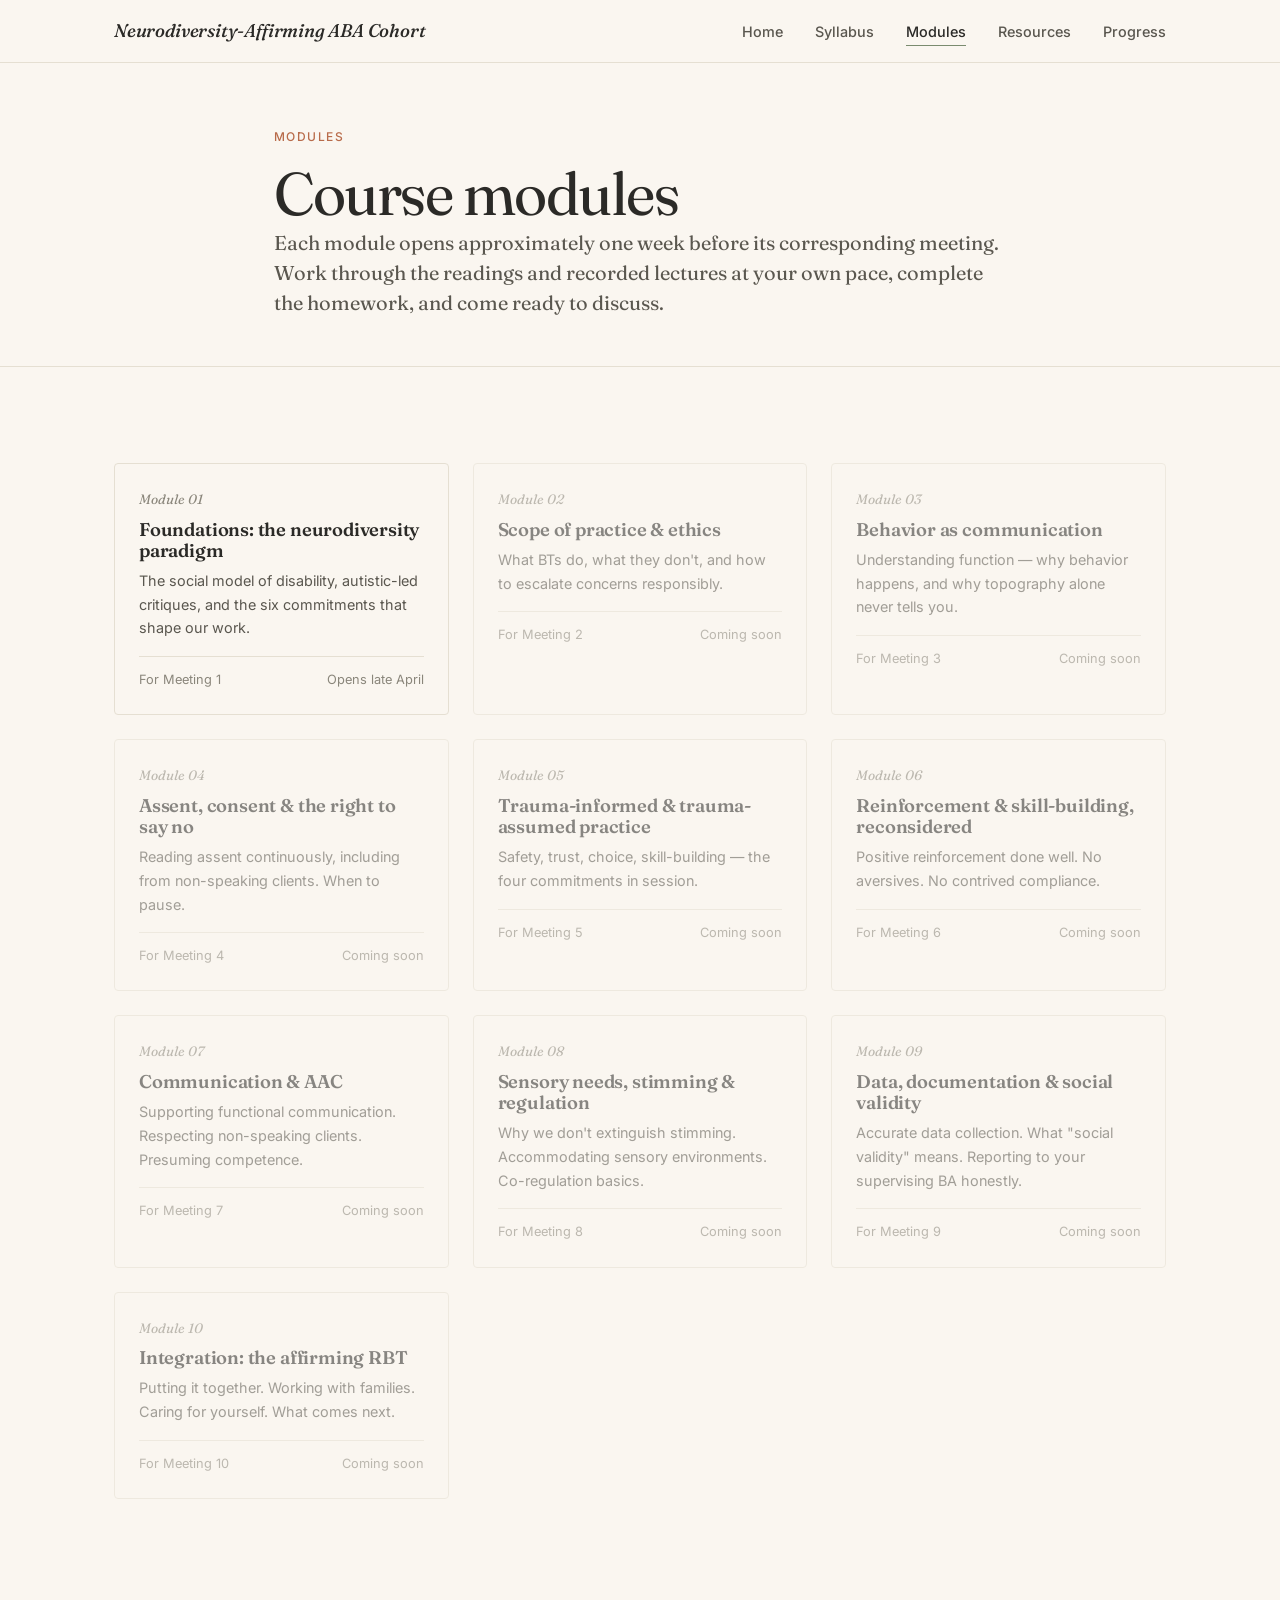
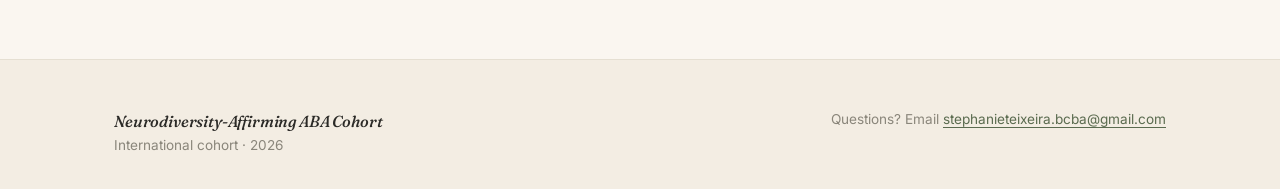
<file: modules/index (2).html>
<!DOCTYPE html>
<html lang="en">
<head>
  <meta charset="UTF-8">
  <meta name="viewport" content="width=device-width, initial-scale=1.0">
  <title>Modules — Neurodiversity-Affirming ABA Cohort</title>
  <link rel="stylesheet" href="../assets/css/style.css">
</head>
<body>

<header class="site-header">
  <div class="container">
    <a href="../index.html" class="brand">Neurodiversity-Affirming ABA Cohort</a>
    <nav>
      <ul class="nav">
        <li><a href="../index.html">Home</a></li>
        <li><a href="../syllabus.html">Syllabus</a></li>
        <li><a href="../modules/" class="active">Modules</a></li>
        <li><a href="../resources.html">Resources</a></li>
        <li><a href="../grades.html">Progress</a></li>
      </ul>
    </nav>
  </div>
</header>

<main>

  <section class="module-header">
    <div class="container-narrow">
      <span class="eyebrow">Modules</span>
      <h1>Course modules</h1>
      <p class="lead">Each module opens approximately one week before its corresponding meeting. Work through the readings and recorded lectures at your own pace, complete the homework, and come ready to discuss.</p>
    </div>
  </section>

  <section>
    <div class="container">
      <div class="card-grid">

        <a href="module-01.html" class="card">
          <div class="card-number">Module 01</div>
          <h3>Foundations: the neurodiversity paradigm</h3>
          <p>The social model of disability, autistic-led critiques, and the six commitments that shape our work.</p>
          <div class="meta"><span>For Meeting 1</span><span>Opens late April</span></div>
        </a>

        <div class="card" style="opacity:0.55;">
          <div class="card-number">Module 02</div>
          <h3>Scope of practice &amp; ethics</h3>
          <p>What BTs do, what they don't, and how to escalate concerns responsibly.</p>
          <div class="meta"><span>For Meeting 2</span><span>Coming soon</span></div>
        </div>

        <div class="card" style="opacity:0.55;">
          <div class="card-number">Module 03</div>
          <h3>Behavior as communication</h3>
          <p>Understanding function — why behavior happens, and why topography alone never tells you.</p>
          <div class="meta"><span>For Meeting 3</span><span>Coming soon</span></div>
        </div>

        <div class="card" style="opacity:0.55;">
          <div class="card-number">Module 04</div>
          <h3>Assent, consent &amp; the right to say no</h3>
          <p>Reading assent continuously, including from non-speaking clients. When to pause.</p>
          <div class="meta"><span>For Meeting 4</span><span>Coming soon</span></div>
        </div>

        <div class="card" style="opacity:0.55;">
          <div class="card-number">Module 05</div>
          <h3>Trauma-informed &amp; trauma-assumed practice</h3>
          <p>Safety, trust, choice, skill-building — the four commitments in session.</p>
          <div class="meta"><span>For Meeting 5</span><span>Coming soon</span></div>
        </div>

        <div class="card" style="opacity:0.55;">
          <div class="card-number">Module 06</div>
          <h3>Reinforcement &amp; skill-building, reconsidered</h3>
          <p>Positive reinforcement done well. No aversives. No contrived compliance.</p>
          <div class="meta"><span>For Meeting 6</span><span>Coming soon</span></div>
        </div>

        <div class="card" style="opacity:0.55;">
          <div class="card-number">Module 07</div>
          <h3>Communication &amp; AAC</h3>
          <p>Supporting functional communication. Respecting non-speaking clients. Presuming competence.</p>
          <div class="meta"><span>For Meeting 7</span><span>Coming soon</span></div>
        </div>

        <div class="card" style="opacity:0.55;">
          <div class="card-number">Module 08</div>
          <h3>Sensory needs, stimming &amp; regulation</h3>
          <p>Why we don't extinguish stimming. Accommodating sensory environments. Co-regulation basics.</p>
          <div class="meta"><span>For Meeting 8</span><span>Coming soon</span></div>
        </div>

        <div class="card" style="opacity:0.55;">
          <div class="card-number">Module 09</div>
          <h3>Data, documentation &amp; social validity</h3>
          <p>Accurate data collection. What "social validity" means. Reporting to your supervising BA honestly.</p>
          <div class="meta"><span>For Meeting 9</span><span>Coming soon</span></div>
        </div>

        <div class="card" style="opacity:0.55;">
          <div class="card-number">Module 10</div>
          <h3>Integration: the affirming RBT</h3>
          <p>Putting it together. Working with families. Caring for yourself. What comes next.</p>
          <div class="meta"><span>For Meeting 10</span><span>Coming soon</span></div>
        </div>

      </div>
    </div>
  </section>

</main>

<footer class="site-footer">
  <div class="container">
    <div>
      <div class="brand">Neurodiversity-Affirming ABA Cohort</div>
      <p>International cohort · 2026</p>
    </div>
    <div>
      <p>Questions? Email <a href="mailto:stephanieteixeira.bcba@gmail.com">stephanieteixeira.bcba@gmail.com</a></p>
    </div>
  </div>
</footer>


<script src="../assets/js/supabase-config.js"></script>
<script type="module">
  import { requireAuth, updateNavAuth } from '../assets/js/auth.js';
  const user = await requireAuth('../');
  if (user) updateNavAuth('../');
</script>

</body>
</html>
</file>
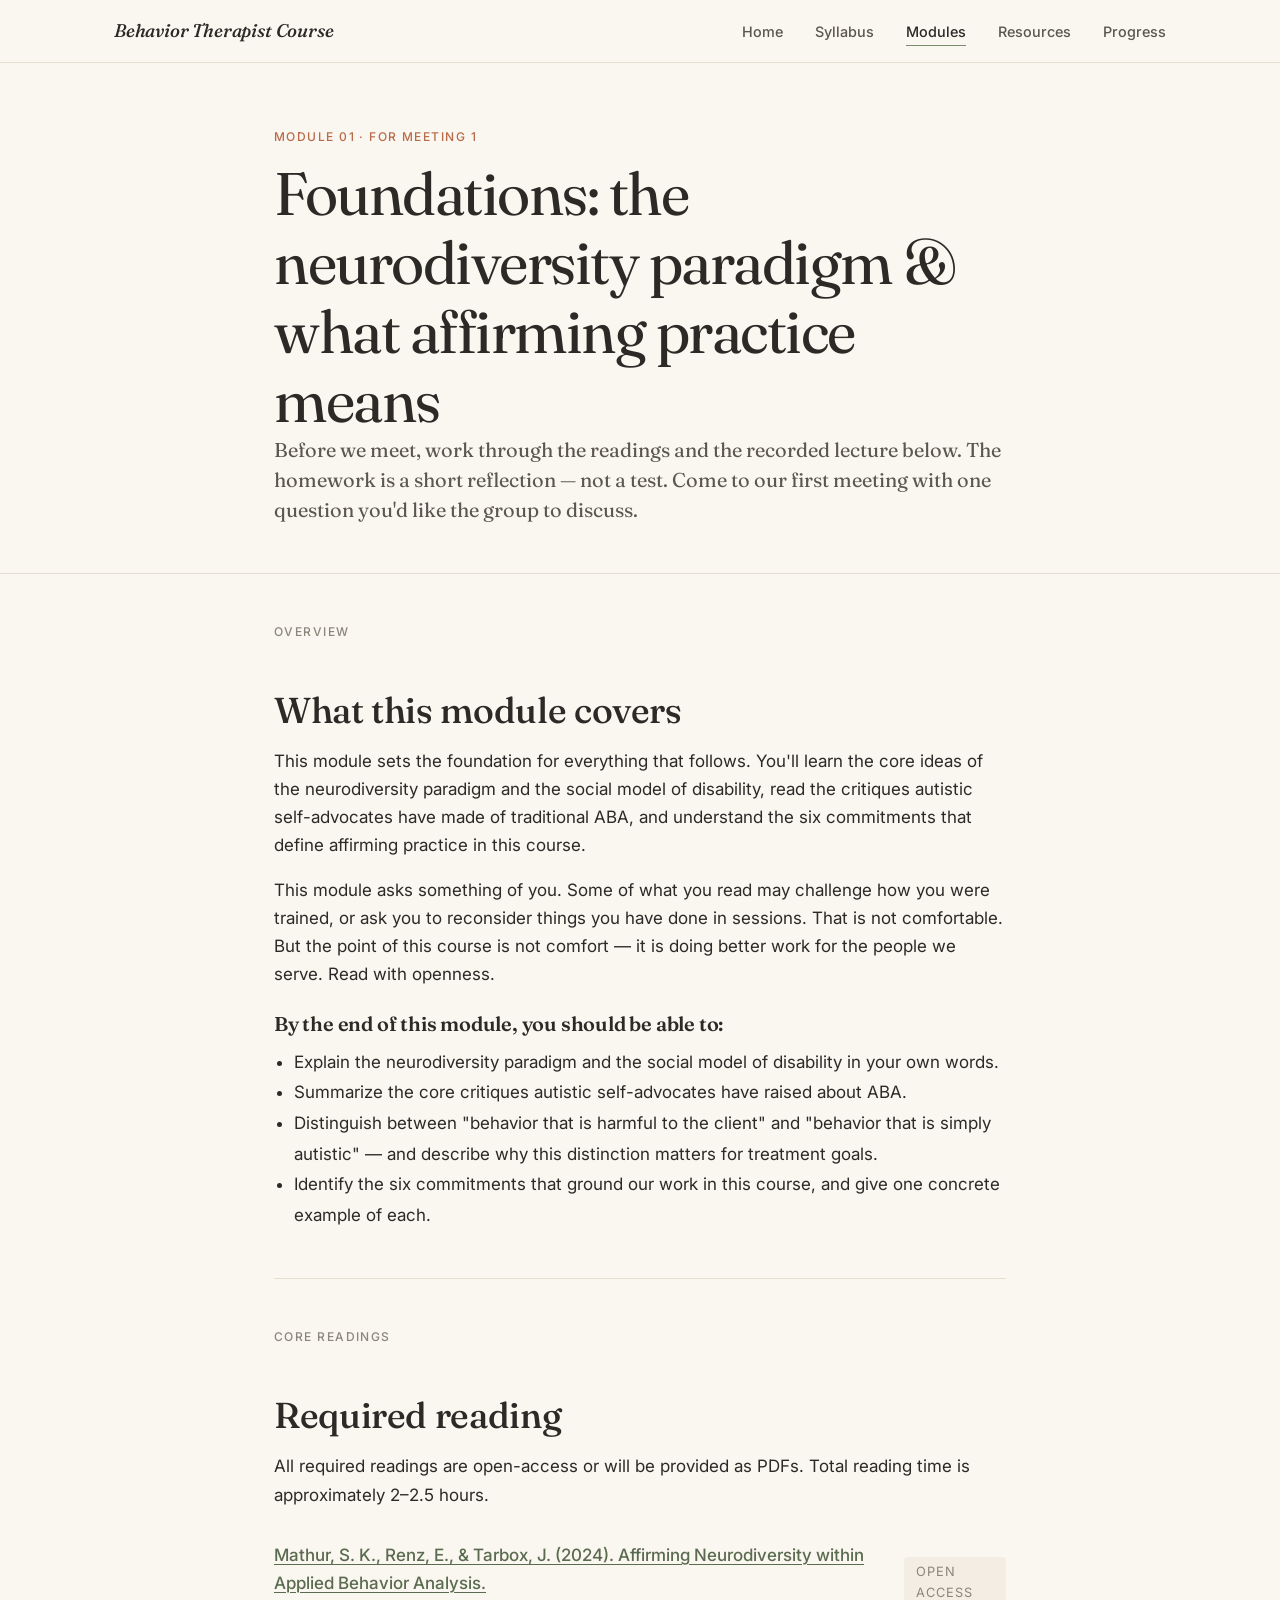
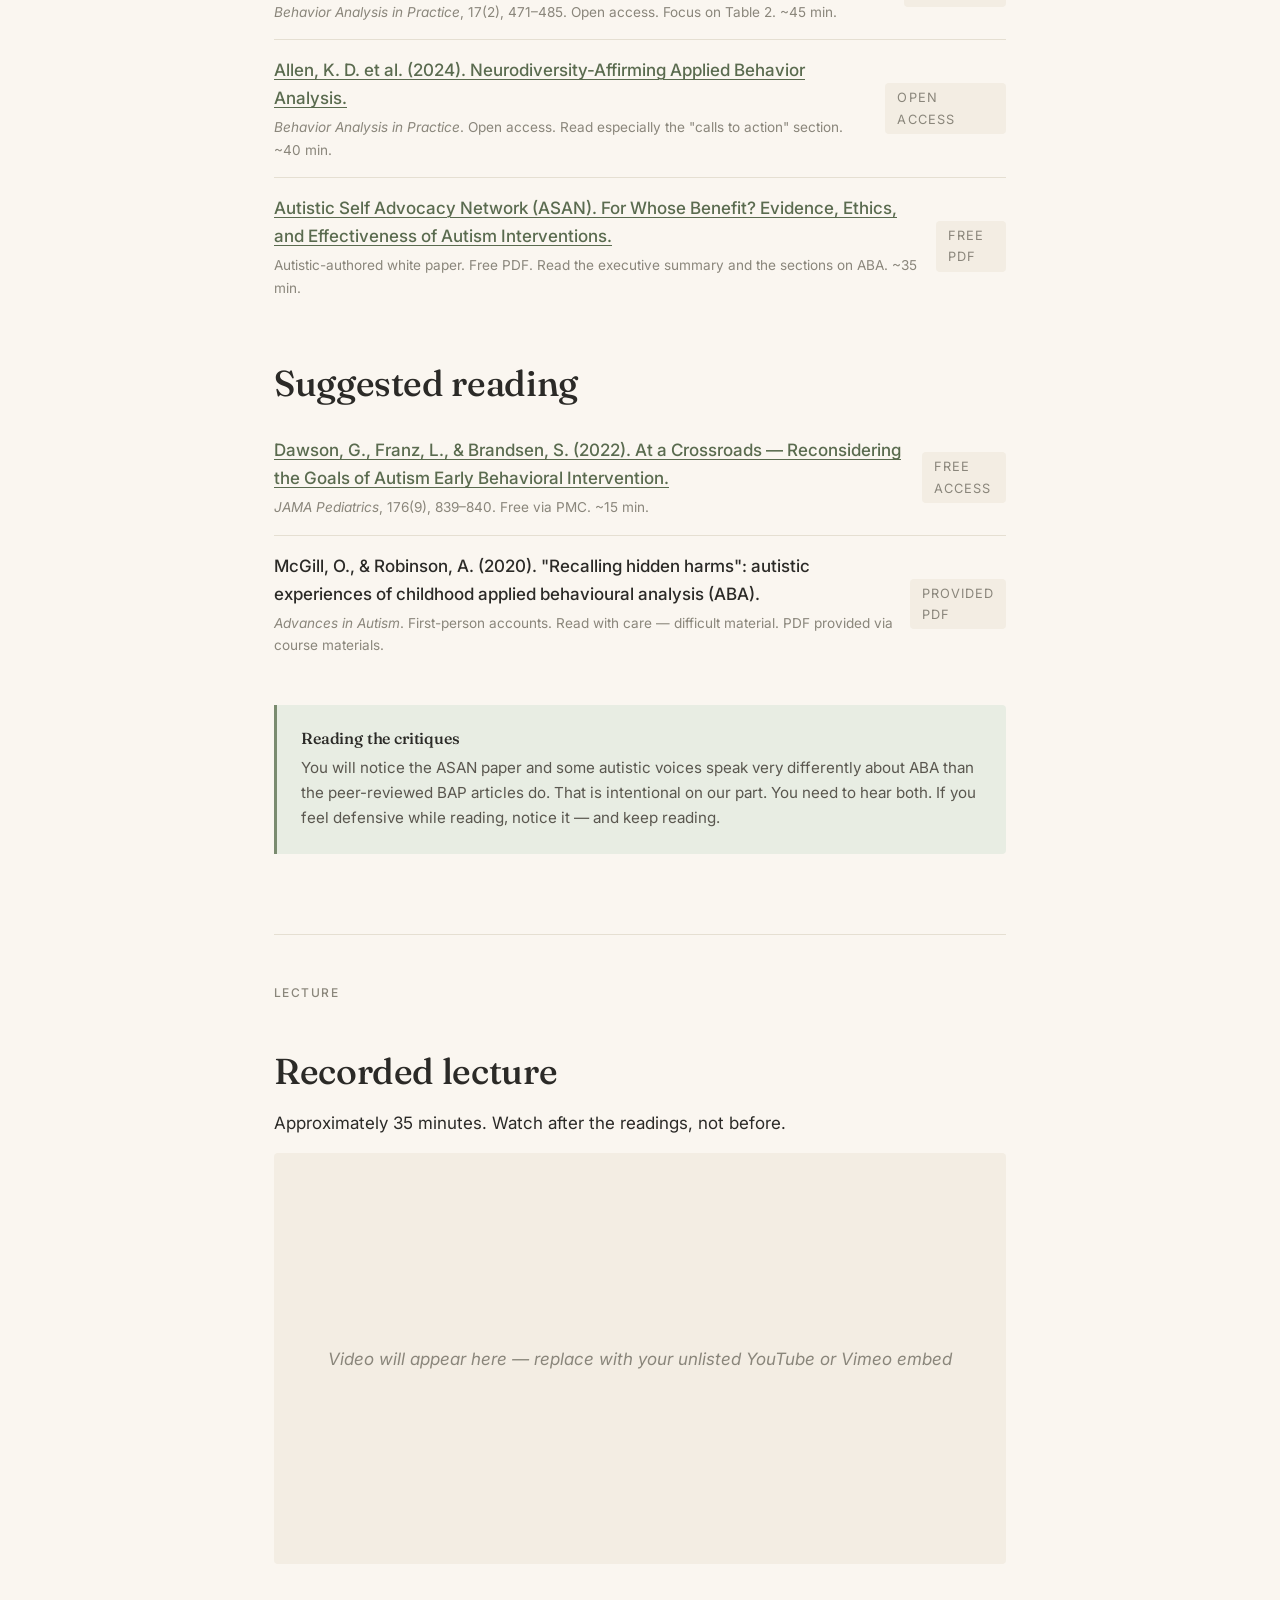
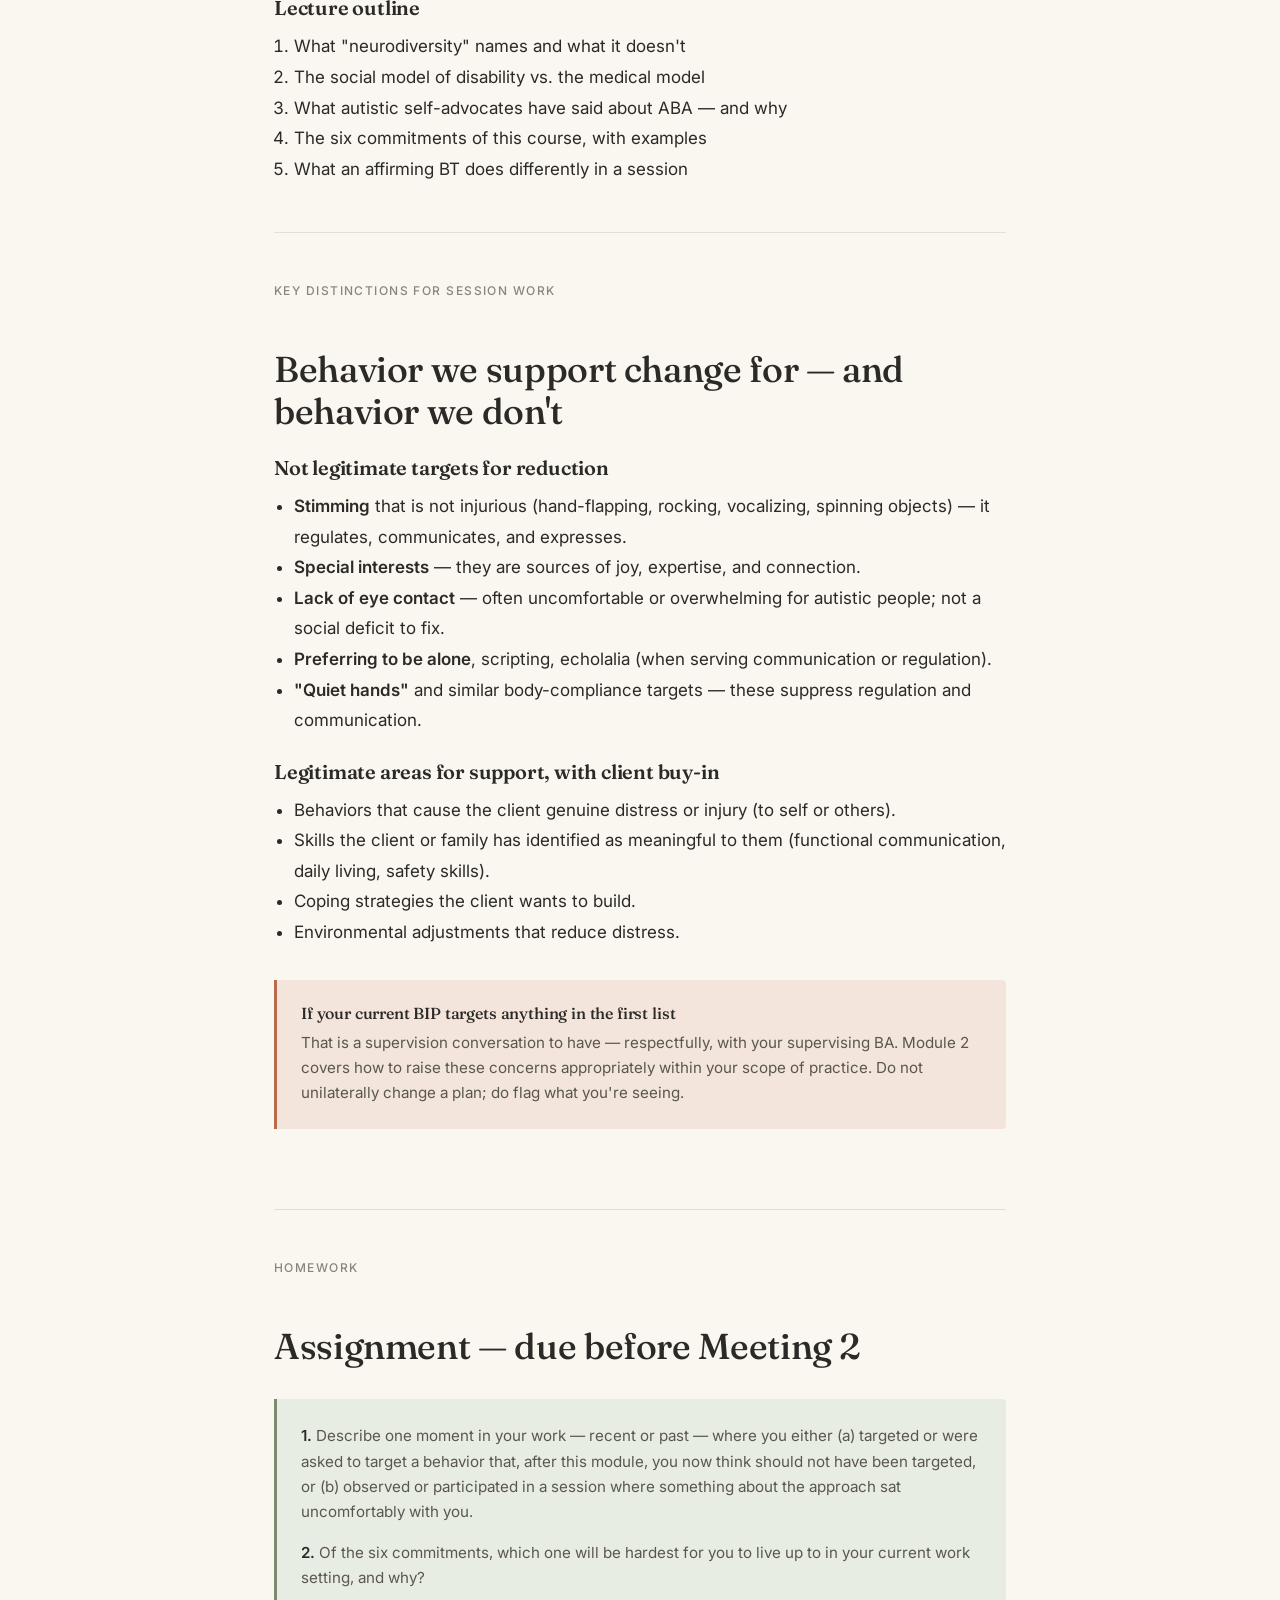
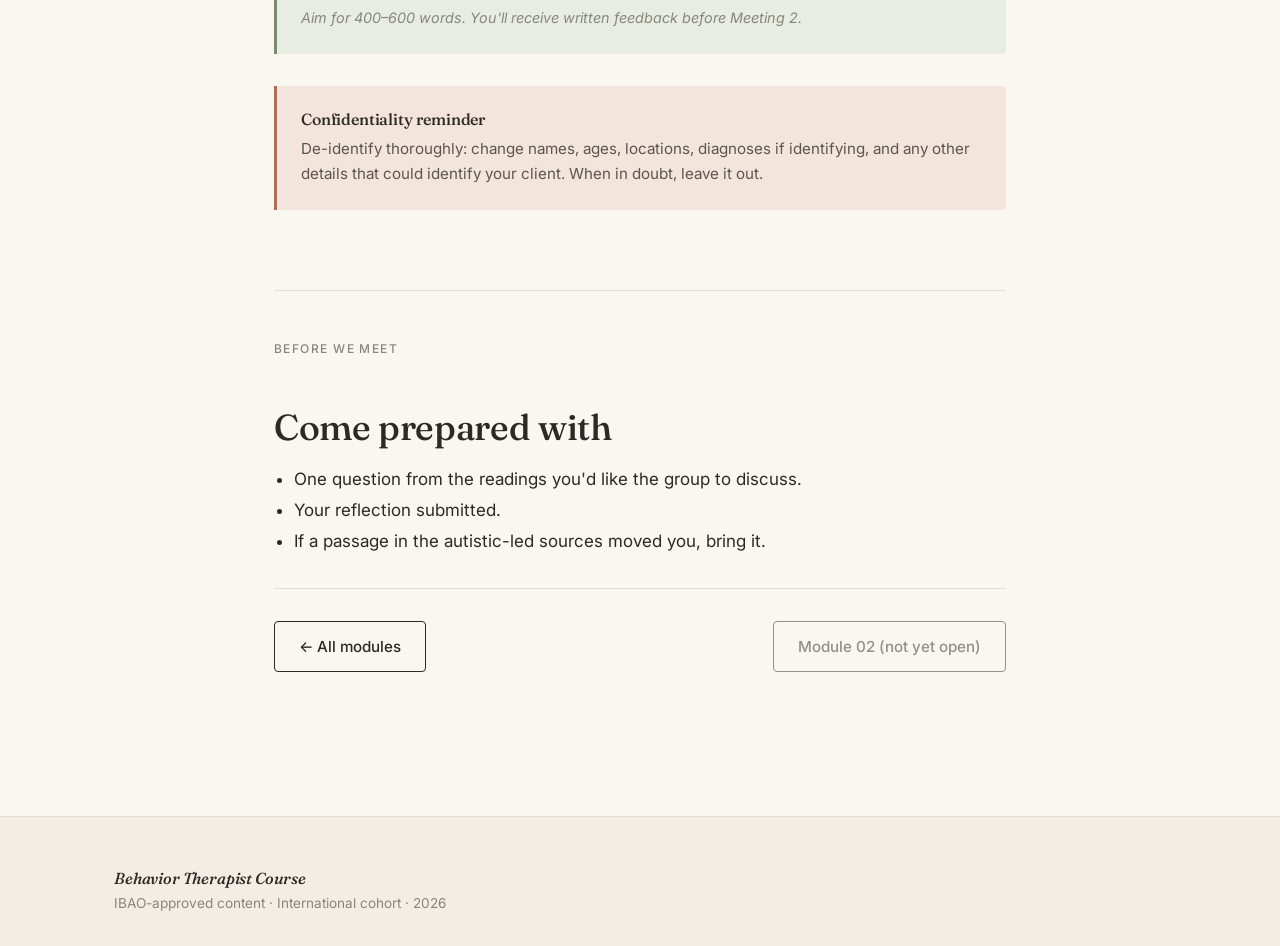
<file: modules/module-01.html>
<!DOCTYPE html>
<html lang="en">
<head>
  <meta charset="UTF-8">
  <meta name="viewport" content="width=device-width, initial-scale=1.0">
  <title>Module 01 — Foundations: the neurodiversity paradigm</title>
  <link rel="stylesheet" href="../assets/css/style.css">
  <style>
    .submit-box { background: var(--paper); border: 1px solid var(--line); border-radius: var(--radius); padding: var(--s-5); margin-top: var(--s-5); }
    .submit-box textarea { width: 100%; min-height: 200px; padding: 0.85rem; font-family: var(--font-body); font-size: 0.95rem; line-height: 1.6; color: var(--ink); background: var(--paper); border: 1px solid var(--line); border-radius: var(--radius); resize: vertical; }
    .submit-box textarea:focus { outline: none; border-color: var(--sage); }
    .submit-box .word-count { font-size: 0.8rem; color: var(--ink-muted); margin-top: var(--s-2); }
    .submit-status { margin-top: var(--s-3); padding: var(--s-3) var(--s-4); border-radius: var(--radius); font-size: 0.9rem; display: none; }
    .submit-status.error { display: block; background: var(--terracotta-tint); color: #7a3a22; border-left: 3px solid var(--terracotta); }
    .submit-status.success { display: block; background: var(--sage-tint); color: var(--sage-dark); border-left: 3px solid var(--sage); }
    .submitted-view { background: var(--sage-tint); border-left: 3px solid var(--sage); padding: var(--s-4) var(--s-5); border-radius: 0 var(--radius) var(--radius) 0; margin-top: var(--s-4); }
    .submitted-view .label { font-size: 0.75rem; text-transform: uppercase; letter-spacing: 0.1em; color: var(--ink-muted); margin-bottom: var(--s-2); }
  </style>
</head>
<body>

<header class="site-header">
  <div class="container">
    <a href="../index.html" class="brand">Behavior Therapist Course</a>
    <nav>
      <ul class="nav">
        <li><a href="../index.html">Home</a></li>
        <li><a href="../syllabus.html">Syllabus</a></li>
        <li><a href="../modules/" class="active">Modules</a></li>
        <li><a href="../resources.html">Resources</a></li>
        <li><a href="../grades.html">Progress</a></li>
      </ul>
    </nav>
  </div>
</header>

<main>

  <section class="module-header">
    <div class="container-narrow">
      <span class="eyebrow">Module 01 · For Meeting 1</span>
      <h1>Foundations: the neurodiversity paradigm &amp; what affirming practice means</h1>
      <p class="lead">Before we meet, work through the readings and the recorded lecture below. The homework is a short reflection — not a test. Come to our first meeting with one question you'd like the group to discuss.</p>
    </div>
  </section>

  <div class="container-narrow">

    <div class="module-section">
      <span class="eyebrow">Overview</span>
      <h2>What this module covers</h2>
      <p>This module sets the foundation for everything that follows. You'll learn the core ideas of the neurodiversity paradigm and the social model of disability, read the critiques autistic self-advocates have made of traditional ABA, and understand the six commitments that define affirming practice in this course.</p>
      <p>This module asks something of you. Some of what you read may challenge how you were trained, or ask you to reconsider things you have done in sessions. That is not comfortable. But the point of this course is not comfort — it is doing better work for the people we serve. Read with openness.</p>

      <h3>By the end of this module, you should be able to:</h3>
      <ul style="padding-left: 1.25rem; line-height: 1.8;">
        <li>Explain the neurodiversity paradigm and the social model of disability in your own words.</li>
        <li>Summarize the core critiques autistic self-advocates have raised about ABA.</li>
        <li>Distinguish between "behavior that is harmful to the client" and "behavior that is simply autistic" — and describe why this distinction matters for treatment goals.</li>
        <li>Identify the six commitments that ground our work in this course, and give one concrete example of each.</li>
      </ul>
    </div>

    <div class="module-section">
      <span class="eyebrow">Core readings</span>
      <h2>Required reading</h2>
      <p>All required readings are open-access or will be provided as PDFs. Total reading time is approximately 2–2.5 hours.</p>

      <ul class="resource-list">
        <li>
          <div>
            <div class="title"><a href="https://pmc.ncbi.nlm.nih.gov/articles/PMC11219658/" target="_blank" rel="noopener">Mathur, S. K., Renz, E., &amp; Tarbox, J. (2024). Affirming Neurodiversity within Applied Behavior Analysis.</a></div>
            <div style="font-size:0.85rem; color:var(--ink-muted); margin-top:0.25rem;"><em>Behavior Analysis in Practice</em>, 17(2), 471–485. Open access. Focus on Table 2. ~45 min.</div>
          </div>
          <span class="type">Open access</span>
        </li>
        <li>
          <div>
            <div class="title"><a href="https://link.springer.com/article/10.1007/s40617-024-00918-0" target="_blank" rel="noopener">Allen, K. D. et al. (2024). Neurodiversity-Affirming Applied Behavior Analysis.</a></div>
            <div style="font-size:0.85rem; color:var(--ink-muted); margin-top:0.25rem;"><em>Behavior Analysis in Practice</em>. Open access. Read especially the "calls to action" section. ~40 min.</div>
          </div>
          <span class="type">Open access</span>
        </li>
        <li>
          <div>
            <div class="title"><a href="https://autisticadvocacy.org/wp-content/uploads/2021/12/ACWP-Ethics-of-Interventions.pdf" target="_blank" rel="noopener">Autistic Self Advocacy Network (ASAN). For Whose Benefit? Evidence, Ethics, and Effectiveness of Autism Interventions.</a></div>
            <div style="font-size:0.85rem; color:var(--ink-muted); margin-top:0.25rem;">Autistic-authored white paper. Free PDF. Read the executive summary and the sections on ABA. ~35 min.</div>
          </div>
          <span class="type">Free PDF</span>
        </li>
      </ul>

      <h2>Suggested reading</h2>
      <ul class="resource-list">
        <li>
          <div>
            <div class="title"><a href="https://pmc.ncbi.nlm.nih.gov/articles/PMC10069446/" target="_blank" rel="noopener">Dawson, G., Franz, L., &amp; Brandsen, S. (2022). At a Crossroads — Reconsidering the Goals of Autism Early Behavioral Intervention.</a></div>
            <div style="font-size:0.85rem; color:var(--ink-muted); margin-top:0.25rem;"><em>JAMA Pediatrics</em>, 176(9), 839–840. Free via PMC. ~15 min.</div>
          </div>
          <span class="type">Free access</span>
        </li>
        <li>
          <div>
            <div class="title">McGill, O., &amp; Robinson, A. (2020). "Recalling hidden harms": autistic experiences of childhood applied behavioural analysis (ABA).</div>
            <div style="font-size:0.85rem; color:var(--ink-muted); margin-top:0.25rem;"><em>Advances in Autism</em>. First-person accounts. Read with care — difficult material. PDF provided via course materials.</div>
          </div>
          <span class="type">Provided PDF</span>
        </li>
      </ul>

      <div class="callout">
        <h4>Reading the critiques</h4>
        <p>You will notice the ASAN paper and some autistic voices speak very differently about ABA than the peer-reviewed BAP articles do. That is intentional on our part. You need to hear both. If you feel defensive while reading, notice it — and keep reading.</p>
      </div>
    </div>

    <div class="module-section">
      <span class="eyebrow">Lecture</span>
      <h2>Recorded lecture</h2>
      <p>Approximately 35 minutes. Watch after the readings, not before.</p>
      <div style="position:relative; padding-bottom:56.25%; height:0; overflow:hidden; margin-top:1rem; border-radius:4px; background:var(--paper-tint);">
        <div style="position:absolute; inset:0; display:flex; align-items:center; justify-content:center; color:var(--ink-muted); font-style:italic;">
          Video will appear here — replace with your unlisted YouTube or Vimeo embed
        </div>
      </div>

      <h3 style="margin-top:2rem;">Lecture outline</h3>
      <ol style="padding-left: 1.25rem; line-height: 1.8;">
        <li>What "neurodiversity" names and what it doesn't</li>
        <li>The social model of disability vs. the medical model</li>
        <li>What autistic self-advocates have said about ABA — and why</li>
        <li>The six commitments of this course, with examples</li>
        <li>What an affirming BT does differently in a session</li>
      </ol>
    </div>

    <div class="module-section">
      <span class="eyebrow">Key distinctions for session work</span>
      <h2>Behavior we support change for — and behavior we don't</h2>

      <h3>Not legitimate targets for reduction</h3>
      <ul style="padding-left: 1.25rem; line-height: 1.8;">
        <li><strong>Stimming</strong> that is not injurious (hand-flapping, rocking, vocalizing, spinning objects) — it regulates, communicates, and expresses.</li>
        <li><strong>Special interests</strong> — they are sources of joy, expertise, and connection.</li>
        <li><strong>Lack of eye contact</strong> — often uncomfortable or overwhelming for autistic people; not a social deficit to fix.</li>
        <li><strong>Preferring to be alone</strong>, scripting, echolalia (when serving communication or regulation).</li>
        <li><strong>"Quiet hands"</strong> and similar body-compliance targets — these suppress regulation and communication.</li>
      </ul>

      <h3>Legitimate areas for support, with client buy-in</h3>
      <ul style="padding-left: 1.25rem; line-height: 1.8;">
        <li>Behaviors that cause the client genuine distress or injury (to self or others).</li>
        <li>Skills the client or family has identified as meaningful to them (functional communication, daily living, safety skills).</li>
        <li>Coping strategies the client wants to build.</li>
        <li>Environmental adjustments that reduce distress.</li>
      </ul>

      <div class="callout warn">
        <h4>If your current BIP targets anything in the first list</h4>
        <p>That is a supervision conversation to have — respectfully, with your supervising BA. Module 2 covers how to raise these concerns appropriately within your scope of practice. Do not unilaterally change a plan; do flag what you're seeing.</p>
      </div>
    </div>

    <!-- HOMEWORK SUBMISSION -->
    <div class="module-section" id="homework-section">
      <span class="eyebrow">Homework</span>
      <h2>Assignment — due before Meeting 2</h2>

      <div class="callout">
        <p><strong>1.</strong> Describe one moment in your work — recent or past — where you either (a) targeted or were asked to target a behavior that, after this module, you now think should not have been targeted, or (b) observed or participated in a session where something about the approach sat uncomfortably with you.</p>
        <p style="margin-top:1rem;"><strong>2.</strong> Of the six commitments, which one will be hardest for you to live up to in your current work setting, and why?</p>
        <p style="margin-top:1rem; font-size: 0.9rem; color: var(--ink-muted);"><em>Aim for 400–600 words. You'll receive written feedback before Meeting 2.</em></p>
      </div>

      <div id="hw-submit-form" class="submit-box" style="display:none;">
        <form id="submission-form">
          <label for="submission-text" style="display:block; font-size:0.85rem; font-weight:500; color:var(--ink-soft); margin-bottom:var(--s-3);">Your reflection</label>
          <textarea id="submission-text" required placeholder="Write your reflection here. De-identify any client details thoroughly."></textarea>
          <div class="word-count" id="word-count">0 words</div>
          <button type="submit" class="btn btn-primary" style="margin-top:var(--s-4);">Submit reflection</button>
          <div class="submit-status" id="submit-status"></div>
        </form>
      </div>

      <div id="hw-submitted" style="display:none;">
        <div class="submitted-view">
          <div class="label">Submitted</div>
          <p style="margin:0;"><strong id="submitted-date"></strong> · You can edit your submission until your instructor leaves feedback.</p>
        </div>
        <div class="submit-box" style="margin-top:var(--s-4);">
          <label style="display:block; font-size:0.85rem; font-weight:500; color:var(--ink-soft); margin-bottom:var(--s-3);">Your reflection</label>
          <textarea id="submitted-text" readonly style="background: var(--paper-tint); cursor: text;"></textarea>
          <div class="btn-group" style="margin-top:var(--s-3);">
            <button id="edit-btn" class="btn btn-secondary" type="button">Edit submission</button>
          </div>
        </div>
        <div id="feedback-box" style="display:none; margin-top:var(--s-4);">
          <div class="callout">
            <h4>Feedback from your instructor</h4>
            <p id="feedback-text" style="white-space:pre-wrap;"></p>
            <p style="font-size:0.8rem; color:var(--ink-muted); margin-top:var(--s-3); margin-bottom:0;">Received <span id="feedback-date"></span></p>
          </div>
        </div>
      </div>

      <div class="callout warn" style="margin-top:2rem;">
        <h4>Confidentiality reminder</h4>
        <p>De-identify thoroughly: change names, ages, locations, diagnoses if identifying, and any other details that could identify your client. When in doubt, leave it out.</p>
      </div>
    </div>

    <div class="module-section">
      <span class="eyebrow">Before we meet</span>
      <h2>Come prepared with</h2>
      <ul style="padding-left: 1.25rem; line-height: 1.8;">
        <li>One question from the readings you'd like the group to discuss.</li>
        <li>Your reflection submitted.</li>
        <li>If a passage in the autistic-led sources moved you, bring it.</li>
      </ul>

      <div style="margin-top:2rem; padding-top:2rem; border-top:1px solid var(--line); display:flex; justify-content:space-between; flex-wrap:wrap; gap:1rem;">
        <a href="../modules/" class="btn btn-secondary">← All modules</a>
        <a href="#" class="btn btn-secondary" style="opacity:0.5;">Module 02 (not yet open)</a>
      </div>
    </div>

  </div>

</main>

<footer class="site-footer">
  <div class="container">
    <div>
      <div class="brand">Behavior Therapist Course</div>
      <p>IBAO-approved content · International cohort · 2026</p>
    </div>
  </div>
</footer>

<script src="../assets/js/supabase-config.js"></script>
<script type="module">
  import { supabase, getUser, requireAuth, updateNavAuth } from '../assets/js/auth.js';

  const ASSIGNMENT_ID = 'module-01';

  const _authedUser = await requireAuth('../');
  if (!_authedUser) throw new Error('not authed');

  updateNavAuth('../');

  const formDiv = document.getElementById('hw-submit-form');
  const submittedDiv = document.getElementById('hw-submitted');
  const statusEl = document.getElementById('submit-status');
  const textarea = document.getElementById('submission-text');
  const wordCountEl = document.getElementById('word-count');

  textarea.addEventListener('input', () => {
    const words = textarea.value.trim().split(/\s+/).filter(Boolean).length;
    wordCountEl.textContent = `${words} word${words === 1 ? '' : 's'}`;
  });

  async function render() {
    const user = await getUser();
    if (!user) return;

    const { data: submission, error } = await supabase
      .from('submissions')
      .select('*')
      .eq('user_id', user.id)
      .eq('assignment_id', ASSIGNMENT_ID)
      .maybeSingle();

    if (submission) {
      submittedDiv.style.display = 'block';
      document.getElementById('submitted-text').value = submission.submission_text;
      document.getElementById('submitted-date').textContent =
        new Date(submission.submitted_at).toLocaleString();

      if (submission.feedback) {
        document.getElementById('feedback-box').style.display = 'block';
        document.getElementById('feedback-text').textContent = submission.feedback;
        document.getElementById('feedback-date').textContent =
          submission.feedback_at ? new Date(submission.feedback_at).toLocaleString() : '';
      }
    } else {
      formDiv.style.display = 'block';
    }
  }

  document.getElementById('submission-form').addEventListener('submit', async (e) => {
    e.preventDefault();
    statusEl.className = 'submit-status';

    const user = await getUser();
    if (!user) { statusEl.className = 'submit-status error'; statusEl.textContent = 'Please log in.'; return; }

    const text = textarea.value.trim();
    if (text.length < 50) { statusEl.className = 'submit-status error'; statusEl.textContent = 'Please write at least a few sentences.'; return; }

    const { error } = await supabase
      .from('submissions')
      .insert({ user_id: user.id, assignment_id: ASSIGNMENT_ID, submission_text: text });

    if (error) { statusEl.className = 'submit-status error'; statusEl.textContent = 'Submission failed: ' + error.message; return; }

    statusEl.className = 'submit-status success';
    statusEl.textContent = 'Submitted successfully. Refreshing…';
    setTimeout(() => render().then(() => { formDiv.style.display = 'none'; statusEl.className = 'submit-status'; }), 1200);
  });

  document.getElementById('edit-btn').addEventListener('click', async () => {
    const user = await getUser();
    if (!user) return;

    const { data: submission } = await supabase
      .from('submissions')
      .select('*')
      .eq('user_id', user.id)
      .eq('assignment_id', ASSIGNMENT_ID)
      .maybeSingle();

    if (submission?.feedback) {
      alert('Your instructor has already left feedback — submission is locked.');
      return;
    }

    submittedDiv.style.display = 'none';
    formDiv.style.display = 'block';
    textarea.value = submission.submission_text;
    textarea.dispatchEvent(new Event('input'));

    const form = document.getElementById('submission-form');
    form.onsubmit = async (e) => {
      e.preventDefault();
      const text = textarea.value.trim();
      const { error } = await supabase
        .from('submissions')
        .update({ submission_text: text, submitted_at: new Date().toISOString() })
        .eq('user_id', user.id)
        .eq('assignment_id', ASSIGNMENT_ID);

      if (error) { statusEl.className = 'submit-status error'; statusEl.textContent = 'Update failed: ' + error.message; return; }
      statusEl.className = 'submit-status success';
      statusEl.textContent = 'Updated. Refreshing…';
      setTimeout(() => window.location.reload(), 1000);
    };
  });

  render();
</script>

</body>
</html>
</file>
<file: assets/css/style.css>
/* ==========================================================================
   Behavior Therapy Cohort — Shared Stylesheet
   Aesthetic: warm, professional, therapy-practice
   ========================================================================== */

@import url('https://fonts.googleapis.com/css2?family=Fraunces:ital,opsz,wght@0,9..144,400;0,9..144,500;0,9..144,600;0,9..144,700;1,9..144,400&family=Inter:wght@400;500;600&display=swap');

:root {
  /* Palette — warm neutrals + muted sage */
  --paper: #faf6f0;
  --paper-tint: #f3ede3;
  --ink: #2b2a27;
  --ink-soft: #5a574f;
  --ink-muted: #8a867b;
  --line: #e5dfd2;
  --sage: #7a8b6f;
  --sage-dark: #5a6b4f;
  --sage-tint: #e8ede3;
  --terracotta: #b86b4a;
  --terracotta-tint: #f3e4dc;
  --gold: #c9a961;

  /* Type */
  --font-display: 'Fraunces', Georgia, serif;
  --font-body: 'Inter', system-ui, sans-serif;

  /* Space scale */
  --s-1: 0.25rem;
  --s-2: 0.5rem;
  --s-3: 0.75rem;
  --s-4: 1rem;
  --s-5: 1.5rem;
  --s-6: 2rem;
  --s-7: 3rem;
  --s-8: 4rem;
  --s-9: 6rem;

  /* Layout */
  --measure: 68ch;
  --container: 1100px;
  --radius: 4px;
}

* {
  box-sizing: border-box;
  margin: 0;
  padding: 0;
}

html {
  scroll-behavior: smooth;
}

body {
  font-family: var(--font-body);
  font-size: 17px;
  line-height: 1.65;
  color: var(--ink);
  background: var(--paper);
  -webkit-font-smoothing: antialiased;
  text-rendering: optimizeLegibility;
}

/* ---------- Typography ---------- */

h1, h2, h3, h4 {
  font-family: var(--font-display);
  font-weight: 500;
  line-height: 1.15;
  letter-spacing: -0.01em;
  color: var(--ink);
}

h1 {
  font-size: clamp(2.25rem, 5vw, 3.75rem);
  font-weight: 400;
  letter-spacing: -0.025em;
}

h1 em {
  font-style: italic;
  color: var(--sage-dark);
  font-weight: 400;
}

h2 {
  font-size: clamp(1.625rem, 3vw, 2.25rem);
  margin-bottom: var(--s-4);
  margin-top: var(--s-7);
}

h3 {
  font-size: 1.25rem;
  font-weight: 600;
  margin-bottom: var(--s-3);
  margin-top: var(--s-5);
}

p {
  max-width: var(--measure);
  margin-bottom: var(--s-4);
}

a {
  color: var(--sage-dark);
  text-decoration: underline;
  text-decoration-thickness: 1px;
  text-underline-offset: 3px;
  transition: color 0.2s;
}

a:hover {
  color: var(--terracotta);
}

strong {
  font-weight: 600;
  color: var(--ink);
}

em {
  font-style: italic;
}

.eyebrow {
  font-family: var(--font-body);
  font-size: 0.75rem;
  font-weight: 500;
  letter-spacing: 0.12em;
  text-transform: uppercase;
  color: var(--ink-muted);
  margin-bottom: var(--s-3);
  display: block;
}

.lead {
  font-family: var(--font-display);
  font-size: 1.25rem;
  font-weight: 400;
  line-height: 1.5;
  color: var(--ink-soft);
  max-width: 60ch;
}

/* ---------- Layout ---------- */

.container {
  max-width: var(--container);
  margin: 0 auto;
  padding: 0 var(--s-5);
}

.container-narrow {
  max-width: 780px;
  margin: 0 auto;
  padding: 0 var(--s-5);
}

section {
  padding: var(--s-8) 0;
}

/* ---------- Header / Nav ---------- */

.site-header {
  border-bottom: 1px solid var(--line);
  background: var(--paper);
  position: sticky;
  top: 0;
  z-index: 10;
  backdrop-filter: blur(8px);
  background: rgba(250, 246, 240, 0.92);
}

.site-header .container {
  display: flex;
  align-items: center;
  justify-content: space-between;
  padding-top: var(--s-4);
  padding-bottom: var(--s-4);
}

.brand {
  font-family: var(--font-display);
  font-size: 1.15rem;
  font-weight: 500;
  font-style: italic;
  color: var(--ink);
  text-decoration: none;
  letter-spacing: -0.01em;
}

.brand:hover {
  color: var(--ink);
}

.nav {
  display: flex;
  gap: var(--s-6);
  list-style: none;
}

.nav a {
  color: var(--ink-soft);
  text-decoration: none;
  font-size: 0.9rem;
  font-weight: 500;
  position: relative;
}

.nav a:hover {
  color: var(--sage-dark);
}

.nav a.active {
  color: var(--ink);
}

.nav a.active::after {
  content: '';
  position: absolute;
  bottom: -6px;
  left: 0;
  right: 0;
  height: 1.5px;
  background: var(--sage);
}

/* ---------- Hero ---------- */

.hero {
  padding: var(--s-9) 0 var(--s-8);
  position: relative;
  overflow: hidden;
}

.hero::before {
  content: '';
  position: absolute;
  top: 10%;
  right: -10%;
  width: 500px;
  height: 500px;
  background: radial-gradient(circle, var(--sage-tint) 0%, transparent 70%);
  opacity: 0.6;
  z-index: -1;
  border-radius: 50%;
}

.hero h1 {
  max-width: 18ch;
  margin-bottom: var(--s-5);
}

.hero .lead {
  margin-bottom: var(--s-6);
}

.hero-meta {
  display: flex;
  gap: var(--s-7);
  margin-top: var(--s-7);
  padding-top: var(--s-5);
  border-top: 1px solid var(--line);
  flex-wrap: wrap;
}

.hero-meta div {
  min-width: 140px;
}

.hero-meta .label {
  font-size: 0.75rem;
  text-transform: uppercase;
  letter-spacing: 0.1em;
  color: var(--ink-muted);
  margin-bottom: var(--s-1);
}

.hero-meta .value {
  font-family: var(--font-display);
  font-size: 1.1rem;
  color: var(--ink);
}

/* ---------- Buttons ---------- */

.btn {
  display: inline-block;
  padding: 0.75rem 1.5rem;
  font-family: var(--font-body);
  font-size: 0.95rem;
  font-weight: 500;
  text-decoration: none;
  border-radius: var(--radius);
  transition: all 0.2s;
  border: 1px solid transparent;
  cursor: pointer;
}

.btn-primary {
  background: var(--ink);
  color: var(--paper);
}

.btn-primary:hover {
  background: var(--sage-dark);
  color: var(--paper);
}

.btn-secondary {
  background: transparent;
  color: var(--ink);
  border-color: var(--ink);
}

.btn-secondary:hover {
  background: var(--ink);
  color: var(--paper);
}

.btn-group {
  display: flex;
  gap: var(--s-3);
  flex-wrap: wrap;
  margin-top: var(--s-5);
}

/* ---------- Cards ---------- */

.card-grid {
  display: grid;
  grid-template-columns: repeat(auto-fill, minmax(280px, 1fr));
  gap: var(--s-5);
  margin-top: var(--s-6);
}

.card {
  background: var(--paper);
  border: 1px solid var(--line);
  border-radius: var(--radius);
  padding: var(--s-5);
  transition: all 0.25s;
  text-decoration: none;
  color: inherit;
  display: block;
}

.card:hover {
  border-color: var(--sage);
  transform: translateY(-2px);
  box-shadow: 0 8px 24px -12px rgba(43, 42, 39, 0.15);
  color: inherit;
}

.card-number {
  font-family: var(--font-display);
  font-style: italic;
  font-size: 0.85rem;
  color: var(--ink-muted);
  margin-bottom: var(--s-2);
}

.card h3 {
  margin-top: 0;
  margin-bottom: var(--s-2);
  font-size: 1.15rem;
}

.card p {
  font-size: 0.9rem;
  color: var(--ink-soft);
  margin-bottom: 0;
}

.card .meta {
  margin-top: var(--s-4);
  padding-top: var(--s-3);
  border-top: 1px solid var(--line);
  font-size: 0.8rem;
  color: var(--ink-muted);
  display: flex;
  justify-content: space-between;
}

/* ---------- Module page ---------- */

.module-header {
  padding: var(--s-8) 0 var(--s-6);
  border-bottom: 1px solid var(--line);
}

.module-header .eyebrow {
  color: var(--terracotta);
}

.module-section {
  padding: var(--s-7) 0;
  border-bottom: 1px solid var(--line);
}

.module-section:last-child {
  border-bottom: none;
}

.resource-list {
  list-style: none;
  margin-top: var(--s-4);
}

.resource-list li {
  padding: var(--s-4) 0;
  border-bottom: 1px solid var(--line);
  display: flex;
  justify-content: space-between;
  align-items: center;
  gap: var(--s-4);
}

.resource-list li:last-child {
  border-bottom: none;
}

.resource-list .title {
  font-weight: 500;
  color: var(--ink);
}

.resource-list .type {
  font-size: 0.8rem;
  color: var(--ink-muted);
  text-transform: uppercase;
  letter-spacing: 0.08em;
  padding: var(--s-1) var(--s-3);
  background: var(--paper-tint);
  border-radius: var(--radius);
}

/* ---------- Schedule table ---------- */

.schedule {
  width: 100%;
  border-collapse: collapse;
  margin-top: var(--s-5);
}

.schedule th,
.schedule td {
  text-align: left;
  padding: var(--s-4);
  border-bottom: 1px solid var(--line);
  vertical-align: top;
}

.schedule th {
  font-family: var(--font-body);
  font-size: 0.75rem;
  font-weight: 600;
  text-transform: uppercase;
  letter-spacing: 0.1em;
  color: var(--ink-muted);
}

.schedule .date {
  font-family: var(--font-display);
  font-style: italic;
  color: var(--sage-dark);
  white-space: nowrap;
  width: 140px;
}

.schedule .topic {
  font-weight: 500;
}

.schedule .desc {
  color: var(--ink-soft);
  font-size: 0.9rem;
  margin-top: var(--s-1);
}

/* ---------- Callout ---------- */

.callout {
  background: var(--sage-tint);
  border-left: 3px solid var(--sage);
  padding: var(--s-5);
  margin: var(--s-6) 0;
  border-radius: 0 var(--radius) var(--radius) 0;
}

.callout.warn {
  background: var(--terracotta-tint);
  border-left-color: var(--terracotta);
}

.callout h4 {
  font-family: var(--font-display);
  font-size: 1rem;
  margin-bottom: var(--s-2);
}

.callout p {
  margin-bottom: 0;
  font-size: 0.95rem;
  color: var(--ink-soft);
}

/* ---------- Footer ---------- */

.site-footer {
  margin-top: var(--s-9);
  padding: var(--s-7) 0 var(--s-6);
  border-top: 1px solid var(--line);
  background: var(--paper-tint);
}

.site-footer .container {
  display: flex;
  justify-content: space-between;
  align-items: flex-start;
  flex-wrap: wrap;
  gap: var(--s-5);
}

.site-footer p {
  font-size: 0.85rem;
  color: var(--ink-muted);
  margin-bottom: 0;
}

.site-footer .brand {
  font-size: 1rem;
}

/* ---------- Utilities ---------- */

.stack > * + * {
  margin-top: var(--s-4);
}

.divider {
  border: 0;
  border-top: 1px solid var(--line);
  margin: var(--s-6) 0;
}

.text-center {
  text-align: center;
}

/* ---------- Subtle entrance animation ---------- */

@keyframes riseIn {
  from { opacity: 0; transform: translateY(8px); }
  to { opacity: 1; transform: translateY(0); }
}

.hero h1,
.hero .lead,
.hero .btn-group,
.hero-meta {
  animation: riseIn 0.7s ease-out backwards;
}

.hero .lead { animation-delay: 0.1s; }
.hero .btn-group { animation-delay: 0.2s; }
.hero-meta { animation-delay: 0.3s; }

/* ---------- Responsive ---------- */

@media (max-width: 720px) {
  .nav {
    gap: var(--s-4);
  }

  .nav a {
    font-size: 0.85rem;
  }

  .site-footer .container {
    flex-direction: column;
  }

  .schedule th:nth-child(3),
  .schedule td:nth-child(3) {
    display: none;
  }

  .resource-list li {
    flex-direction: column;
    align-items: flex-start;
    gap: var(--s-2);
  }
}
</file>
